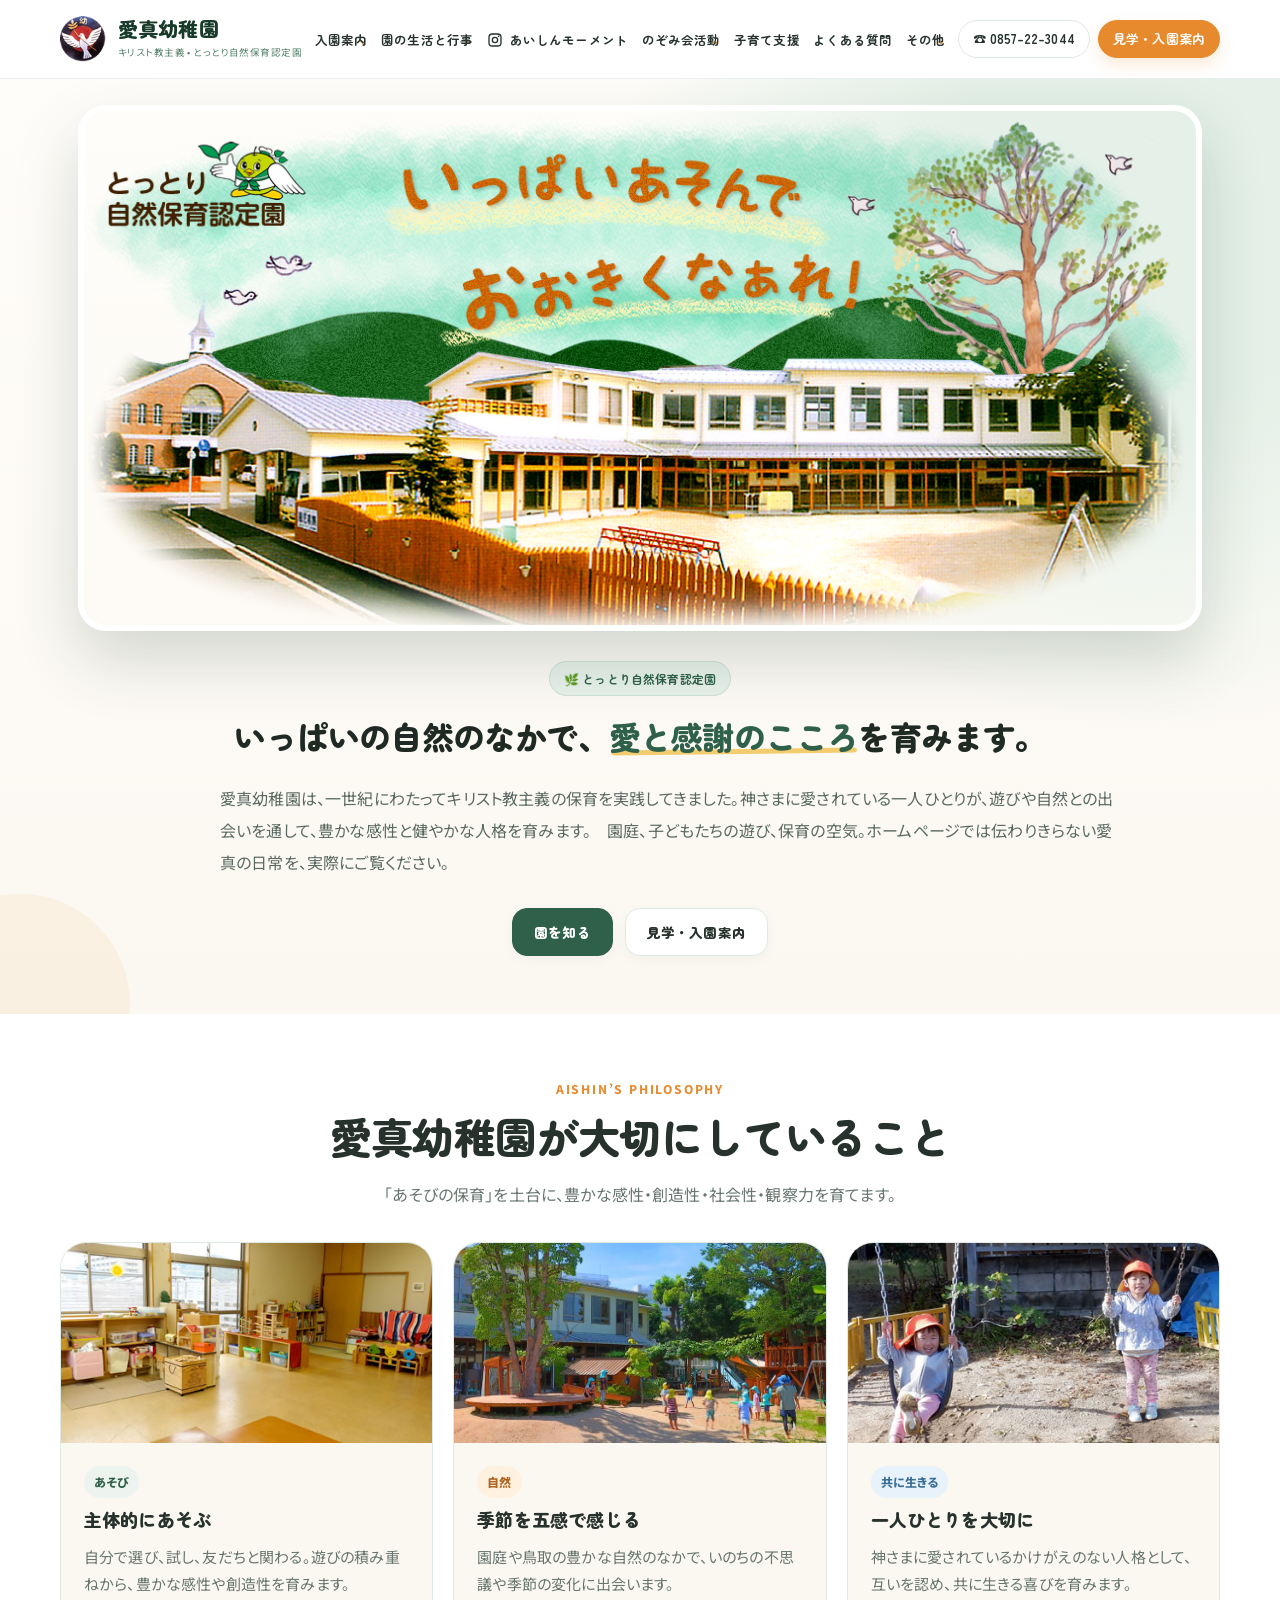
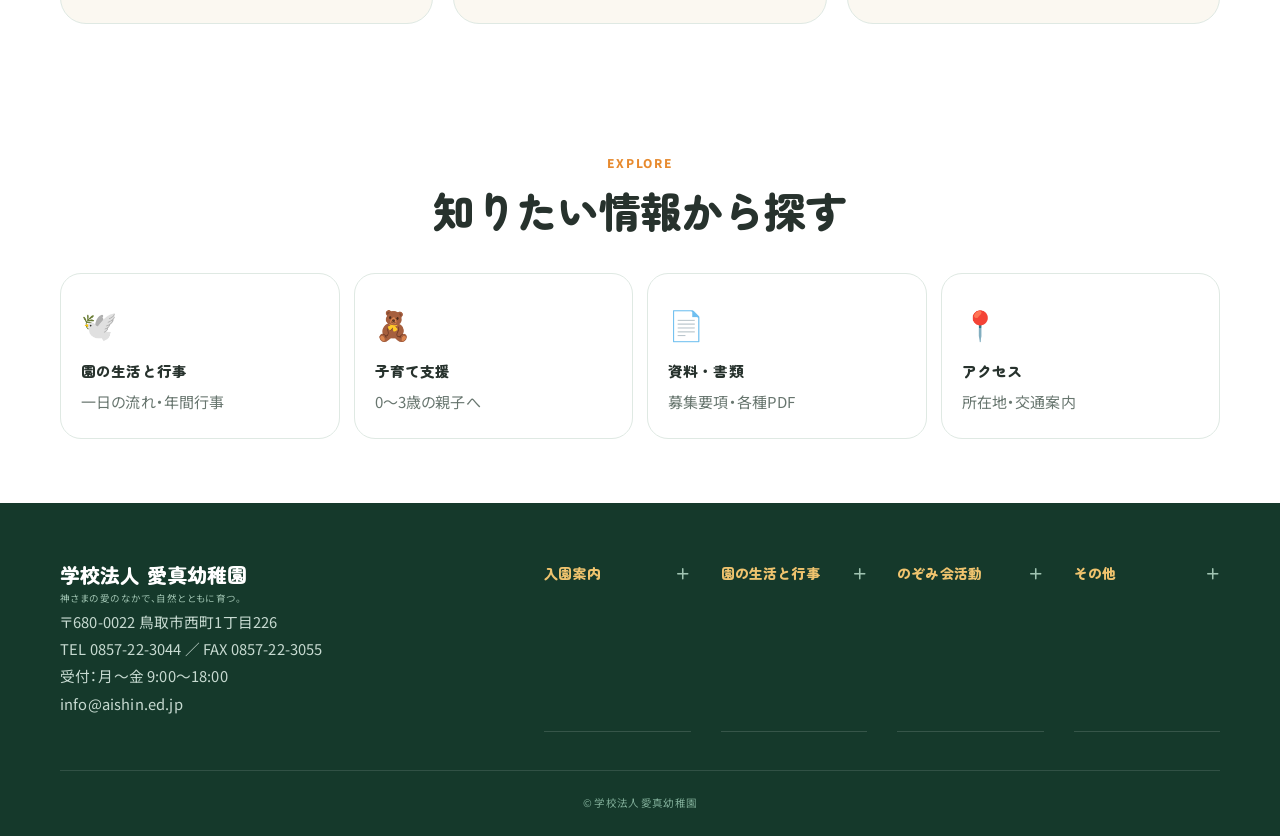
<file: index.html>
<!doctype html><html lang="ja"><head><meta charset="utf-8"><meta name="viewport" content="width=device-width,initial-scale=1"><title>愛真幼稚園｜鳥取のキリスト教主義幼稚園</title><link rel="stylesheet" href="styles.css"></head><body>
<header class="header"><div class="container nav"><a class="brand" href="index.html"><img class="brand-logo" src="assets/header_logo.png" alt="愛真幼稚園"><div class="brand-copy"><strong>愛真幼稚園</strong><small>キリスト教主義 • とっとり自然保育認定園</small></div></a><nav class="menu" aria-label="メインメニュー"><div class="menu-group"><a class="menu-parent" href="guide.html">入園案内</a><div class="dropdown"><a href="greeting.html">園長あいさつ</a><a href="policy.html">教育方針</a><a href="history.html">沿革</a><a href="apply.html">募集要項</a><a href="request.html">資料請求</a><a href="information.html">情報公開</a></div></div><div class="menu-group"><a class="menu-parent" href="life.html">園の生活と行事</a><div class="dropdown"><a href="safe.html">安全・衛生について</a><a href="annual.html">年間行事予定</a><a href="schedule.html">一日の流れ</a><a href="lunch.html">給食</a><a href="map.html">園内探索マップ</a><a href="bus.html">通園バスコース</a></div></div><a class="menu-direct" href="album.html">あいしんモーメント</a><a class="menu-direct" href="faq.html">よくある質問</a><div class="menu-group"><a class="menu-parent" href="nozomikai.html">のぞみ会活動</a><div class="dropdown"><a href="millefeuille.html">ミルフィーユ</a><a href="candy.html">キャンディ</a><a href="olive.html">オリーブ</a><a href="sorairo.html">そらいろのたね</a><a href="tomsawyer.html">トムソーヤパパの会</a><a href="nozomikai-library.html">のぞみ会図書</a></div></div><a class="menu-direct" href="parent.html">在園中の保護者の皆様</a><a class="menu-direct" href="access.html">アクセス</a></nav><div class="nav-actions"><a class="pill" href="tel:0857223044">☎ 0857-22-3044</a><a class="pill primary" href="admissions.html">見学・入園案内</a><button class="hamb" aria-label="メニュー">☰</button></div></div><div class="container mobile"><details><summary>入園案内</summary><a href="guide.html">入園案内</a><a href="greeting.html">園長あいさつ</a><a href="policy.html">教育方針</a><a href="history.html">沿革</a><a href="apply.html">募集要項</a><a href="request.html">資料請求</a><a href="information.html">情報公開</a></details><details><summary>園の生活と行事</summary><a href="life.html">園の生活と行事</a><a href="safe.html">安全・衛生について</a><a href="annual.html">年間行事予定</a><a href="schedule.html">一日の流れ</a><a href="lunch.html">給食</a><a href="map.html">園内探索マップ</a><a href="bus.html">通園バスコース</a></details><a href="album.html">あいしんモーメント</a><a href="faq.html">よくある質問</a><details><summary>のぞみ会活動</summary><a href="nozomikai.html">のぞみ会活動</a><a href="millefeuille.html">ミルフィーユ</a><a href="candy.html">キャンディ</a><a href="olive.html">オリーブ</a><a href="sorairo.html">そらいろのたね</a><a href="tomsawyer.html">トムソーヤパパの会</a><a href="nozomikai-library.html">のぞみ会図書</a></details><a href="parent.html">在園中の保護者の皆様</a><a href="access.html">アクセス</a></div></header><main>
<section class="hero"><div class="container hero-grid"><div><div class="eyebrow">🌿 とっとり自然保育認定園</div><h1 class="display"><span class="display-line">いっぱいの自然のなかで、</span><span class="display-line"><span class="accent-text">愛と感謝のこころ</span>を</span><span class="display-line">育みます。</span></h1><p class="lead">愛真幼稚園は、一世紀にわたってキリスト教主義の保育を実践してきました。神さまに愛されている一人ひとりが、遊びや自然との出会いを通して、豊かな感性と健やかな人格を育みます。</p><div class="hero-buttons"><a class="btn green" href="about.html">愛真幼稚園について</a><a class="btn" href="admissions.html">見学・入園案内</a></div></div><div class="photo-stack"><img class="main-photo" src="assets/guide_hero_01.webp" alt="自然に囲まれた愛真幼稚園の園庭"><div class="float-card one"><span>🌲</span>自然保育認定園</div><div class="float-card two"><span>⛪</span>キリスト教主義保育</div></div></div></section>
<section class="section white"><div class="container"><div class="section-title"><span class="kicker">Aishin’s Philosophy</span><h2>愛真幼稚園が大切にしていること</h2><p>「あそびの保育」を土台に、豊かな感性・創造性・社会性・観察力を育てます。</p></div><div class="grid3"><article class="feature"><img src="assets/ouen_photo1.jpg" alt="園で遊ぶ子どもたち"><div class="body"><span class="tag">あそび</span><h3>主体的にあそぶ</h3><p>自分で選び、試し、友だちと関わる。遊びの積み重ねから、豊かな感性や創造性を育みます。</p></div></article><article class="feature"><img src="assets/guide_hero_01.webp" alt="自然に囲まれた園庭"><div class="body"><span class="tag orange">自然</span><h3>季節を五感で感じる</h3><p>園庭や鳥取の豊かな自然のなかで、いのちの不思議や季節の変化に出会います。</p></div></article><article class="feature"><img src="assets/ouen_photo2_01.jpg" alt="親子で過ごす様子"><div class="body"><span class="tag blue">共に生きる</span><h3>一人ひとりを大切に</h3><p>神さまに愛されているかけがえのない人格として、互いを認め、共に生きる喜びを育みます。</p></div></article></div></div></section>
<section class="section"><div class="container"><div class="moments-head"><div><span class="kicker">Aishin Moment</span><h2>今日の愛真</h2><p>子どもたちの小さな発見や、季節の出来事を、写真とことばでお届けします。</p></div><a class="btn" href="moments.html">すべての投稿を見る →</a></div><div class="cards"><a class="post-card" href="moment-detail.html"><img src="assets/ouen_photo1.jpg"><div class="body"><div class="meta">2024.06.18 ・ 年中組</div><h3>笹取り＆笹巻き作り</h3><p>園外に出かけ、笹を取り、笹巻き作りを楽しみました。</p><span class="more">続きを読む →</span></div></a><a class="post-card" href="moment-detail.html"><img src="assets/ouen_photo2_01.jpg"><div class="body"><div class="meta">2026.07.15 ・ 子育て支援</div><h3>親子のふれあい教室・親子リズム体操</h3><p>プレイルームで親子一緒に体を動かします。</p><span class="more">続きを読む →</span></div></a><a class="post-card" href="moment-detail.html"><img src="assets/ouen_photo1.jpg"><div class="body"><div class="meta">2026.07.15 ・ 子育て支援</div><h3>プレイルーム給食試食会</h3><p>園の給食を親子で味わっていただきます。</p><span class="more">続きを読む →</span></div></a></div></div></section>
<section class="section soft"><div class="container news-layout"><div><div class="section-title left"><span class="kicker">News</span><h2>園からのお知らせ</h2></div><div class="news-list"><a class="news-row" href="news.html"><time>2026.07.15</time><b>子育て支援</b><strong>プレイルーム 9月〜12月の開催について</strong></a><a class="news-row" href="news.html"><time>2026.07.15</time><b>イベント</b><strong>親子リズム体操のお知らせ</strong></a><a class="news-row" href="news.html"><time>2026.07.15</time><b>給食</b><strong>プレイルーム給食試食会について</strong></a></div></div><aside class="cta-panel"><h3>愛真幼稚園を<br>見に来ませんか？</h3><p>園庭、子どもたちの遊び、保育の空気。ホームページでは伝わりきらない愛真の日常を、実際にご覧ください。</p><a class="btn" href="admissions.html">園見学・入園案内</a></aside></div></section>
<section class="section white"><div class="container"><div class="section-title"><span class="kicker">Explore</span><h2>知りたい情報から探す</h2></div><div class="quick"><a href="life.html"><span class="ico">🕊️</span><strong>園での一日</strong><small>一日の流れ・年間行事</small></a><a href="playroom.html"><span class="ico">🧸</span><strong>子育て支援</strong><small>0〜3歳の親子へ</small></a><a href="documents.html"><span class="ico">📄</span><strong>資料・書類</strong><small>募集要項・各種PDF</small></a><a href="access.html"><span class="ico">📍</span><strong>アクセス</strong><small>所在地・交通案内</small></a></div></div></section>
</main><footer class="footer"><div class="container footer-grid"><div><div class="brand"><div class="brand-copy"><strong style="color:white">学校法人 愛真幼稚園</strong><small style="color:#9fc3b1">神さまの愛のなかで、自然とともに育つ。</small></div></div><p>〒680-0022 鳥取市西町1丁目226<br>TEL 0857-22-3044 ／ FAX 0857-22-3055<br>受付：月〜金 9:00〜18:00</p></div><div class="footer-links"><div><h4>入園案内</h4><a href="guide.html">入園案内</a><a href="greeting.html">園長あいさつ</a><a href="policy.html">教育方針</a><a href="history.html">沿革</a><a href="apply.html">募集要項</a><a href="request.html">資料請求</a><a href="information.html">情報公開</a></div><div><h4>園の生活と行事</h4><a href="life.html">園の生活と行事</a><a href="safe.html">安全・衛生について</a><a href="annual.html">年間行事予定</a><a href="schedule.html">一日の流れ</a><a href="lunch.html">給食</a><a href="map.html">園内探索マップ</a><a href="bus.html">通園バスコース</a></div><div><h4>のぞみ会活動</h4><a href="nozomikai.html">のぞみ会活動</a><a href="millefeuille.html">ミルフィーユ</a><a href="candy.html">キャンディ</a><a href="olive.html">オリーブ</a><a href="sorairo.html">そらいろのたね</a><a href="tomsawyer.html">トムソーヤパパの会</a><a href="nozomikai-library.html">のぞみ会図書</a></div><div><h4>その他</h4><a href="album.html">あいしんモーメント</a><a href="faq.html">よくある質問</a><a href="parent.html">在園中の保護者の皆様</a><a href="access.html">アクセス</a><a href="tel:0857223044">お問い合わせ</a></div></div></div><div class="copy">© 学校法人 愛真幼稚園</div></footer><script src="official-content.js"></script><script src="script.js"></script></body></html>
</file>
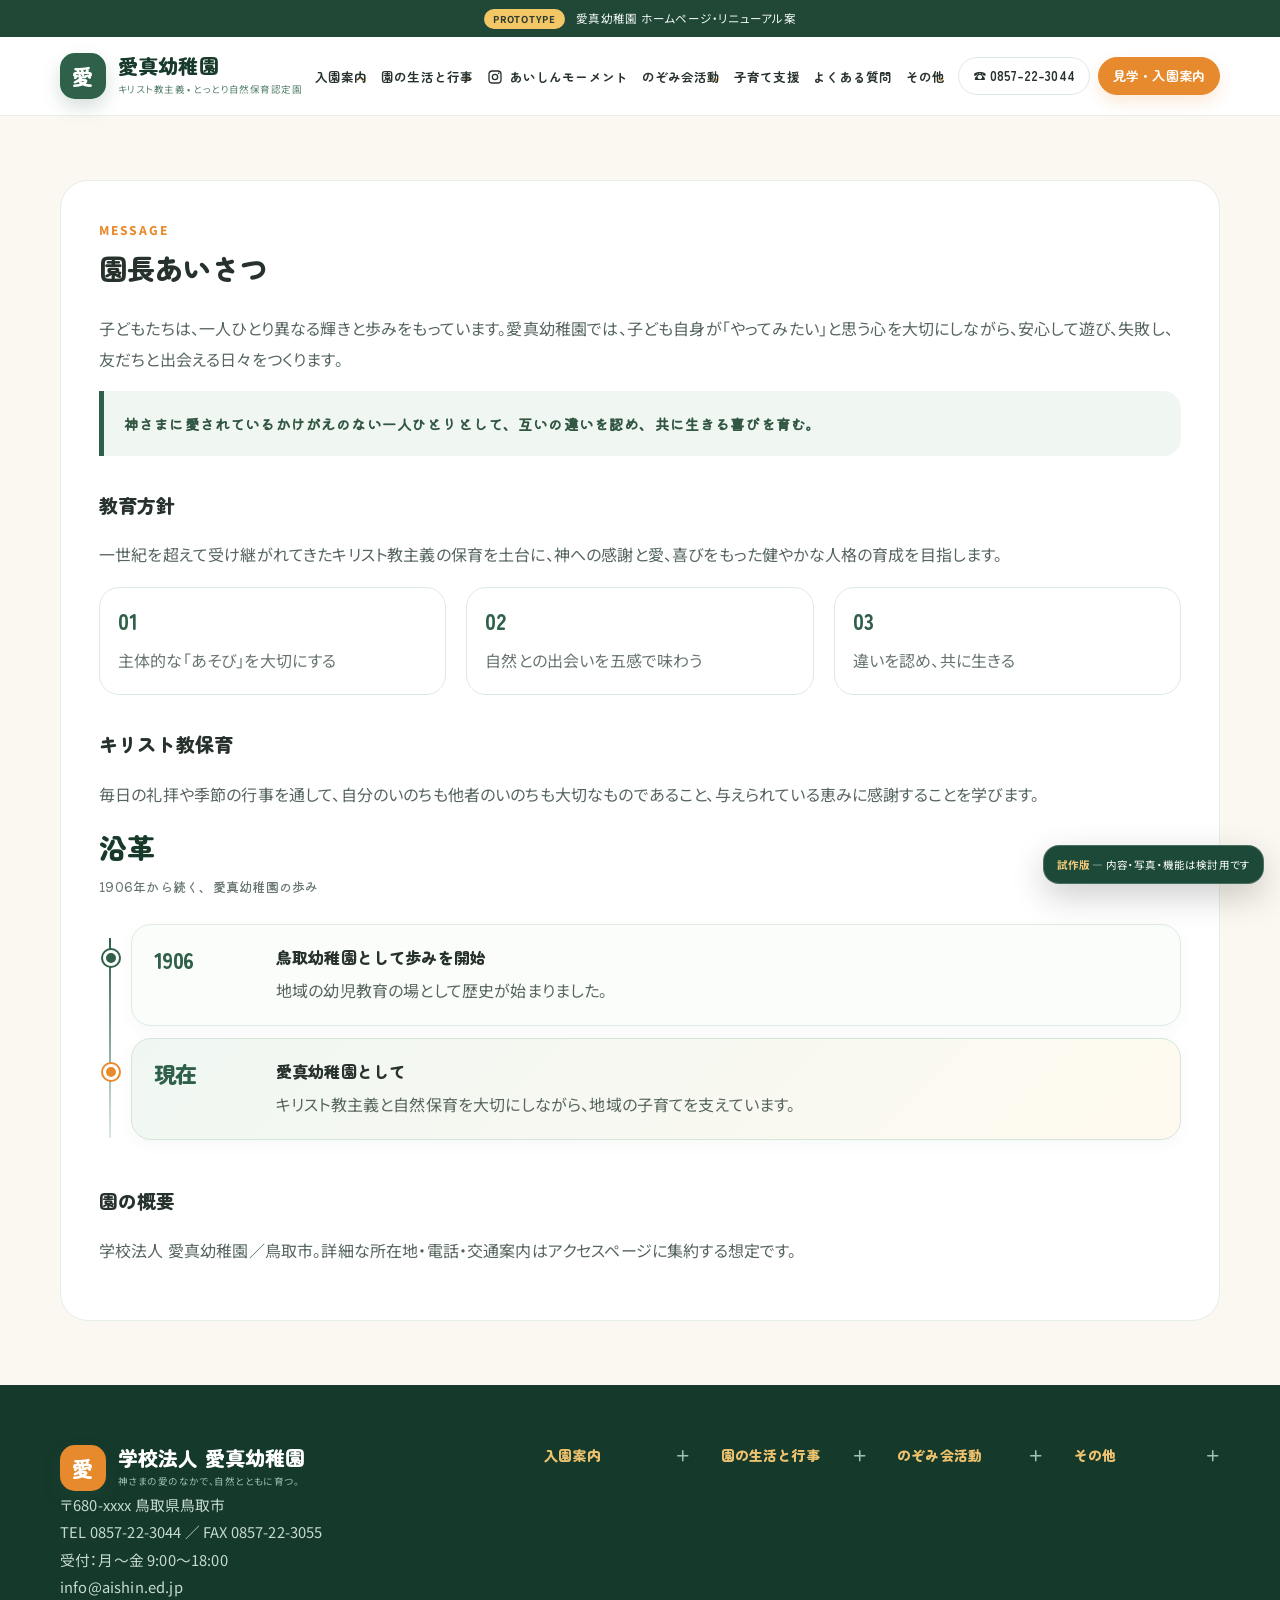
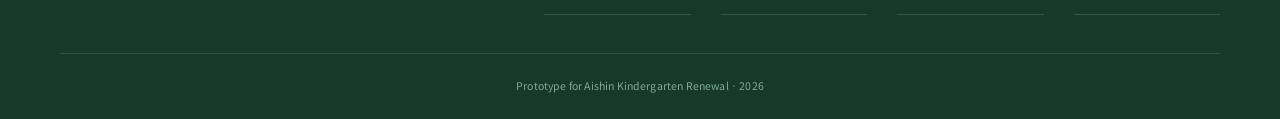
<file: about.html>
<!doctype html><html lang="ja"><head><meta charset="utf-8"><meta name="viewport" content="width=device-width,initial-scale=1"><title>愛真幼稚園｜リニューアル・プロトタイプ</title><link rel="stylesheet" href="styles.css"></head><body>
<div class="topbar"><b>PROTOTYPE</b> 愛真幼稚園 ホームページ・リニューアル案</div>
<header class="header"><div class="container nav"><a class="brand" href="index.html"><div class="brandmark">愛</div><div><strong>愛真幼稚園</strong><small>キリスト教主義 • とっとり自然保育認定園</small></div></a><nav class="menu"><a class="active" href="about.html">園について</a><a class="" href="life.html">園の生活</a><a class="" href="moments.html">あいしんモーメント</a><a class="" href="news.html">お知らせ</a><a class="" href="documents.html">資料・書類</a><a class="" href="admissions.html">入園案内</a></nav><div class="nav-actions"><a class="pill" href="tel:0857223044">☎ 0857-22-3044</a><a class="pill primary" href="admissions.html">見学・入園案内</a><button class="hamb" aria-label="メニュー">☰</button></div></div><div class="container mobile"><a href="about.html">園について</a><a href="life.html">園の生活</a><a href="moments.html">あいしんモーメント</a><a href="news.html">お知らせ</a><a href="documents.html">資料・書類</a><a href="admissions.html">入園案内</a><a href="playroom.html">子育て支援</a><a href="access.html">アクセス</a></div></header><section class="page-hero"><div class="container"><div class="crumb"><a href="index.html">TOP</a> ／ 園について</div><h1>園について</h1><p>愛真幼稚園の保育の土台、教育方針、歩んできた歴史をご紹介します。</p></div></section><main class="section"><div class="container content-grid"><aside class="side"><a class="active" href="#message">園長あいさつ</a><a href="#policy">教育方針</a><a href="#christian">キリスト教保育</a><a href="#history">沿革</a><a href="#outline">園の概要</a></aside><article class="article"><section id="message"><span class="kicker">Message</span><h2>園長あいさつ</h2><p>子どもたちは、一人ひとり異なる輝きと歩みをもっています。愛真幼稚園では、子ども自身が「やってみたい」と思う心を大切にしながら、安心して遊び、失敗し、友だちと出会える日々をつくります。</p><div class="quote">神さまに愛されているかけがえのない一人ひとりとして、互いの違いを認め、共に生きる喜びを育む。</div></section><section id="policy"><h3>教育方針</h3><p>一世紀を超えて受け継がれてきたキリスト教主義の保育を土台に、神への感謝と愛、喜びをもった健やかな人格の育成を目指します。</p><div class="grid3"><div class="month"><strong>01</strong><p>主体的な「あそび」を大切にする</p></div><div class="month"><strong>02</strong><p>自然との出会いを五感で味わう</p></div><div class="month"><strong>03</strong><p>違いを認め、共に生きる</p></div></div></section><section id="christian"><h3>キリスト教保育</h3><p>毎日の礼拝や季節の行事を通して、自分のいのちも他者のいのちも大切なものであること、与えられている恵みに感謝することを学びます。</p></section><section id="history"><h3>沿革</h3><div class="timeline"><div class="time-item"><b>1906</b><div><h4>鳥取幼稚園として歩みを開始</h4><p>地域の幼児教育の場として歴史が始まりました。</p></div></div><div class="time-item"><b>現在</b><div><h4>愛真幼稚園として</h4><p>キリスト教主義と自然保育を大切にしながら、地域の子育てを支えています。</p></div></div></div></section><section id="outline"><h3>園の概要</h3><p>学校法人 愛真幼稚園／鳥取市。詳細な所在地・電話・交通案内はアクセスページに集約する想定です。</p></section></article></div></main><footer class="footer"><div class="container footer-grid"><div><div class="brand"><div class="brandmark" style="background:#e78a2e">愛</div><div><strong style="color:white">学校法人 愛真幼稚園</strong><small style="color:#9fc3b1">神さまの愛のなかで、自然とともに育つ。</small></div></div><p>〒680-xxxx 鳥取県鳥取市<br>TEL 0857-22-3044 ／ FAX 0857-22-3055<br>受付：月〜金 9:00〜18:00</p></div><div class="footer-links"><div><h4>園について</h4><a href="about.html">園長あいさつ</a><a href="about.html#policy">教育方針</a><a href="about.html#history">沿革</a></div><div><h4>園の生活</h4><a href="life.html">一日の流れ</a><a href="life.html#annual">年間行事</a><a href="documents.html">資料・書類</a></div><div><h4>ご案内</h4><a href="admissions.html">入園案内</a><a href="playroom.html">プレイルーム</a><a href="access.html">アクセス</a></div></div></div><div class="copy">Prototype for Aishin Kindergarten Renewal · 2026</div></footer><div class="proto"><b>試作版</b> — 内容・写真・機能は検討用です</div><script src="script.js"></script></body></html>
</file>
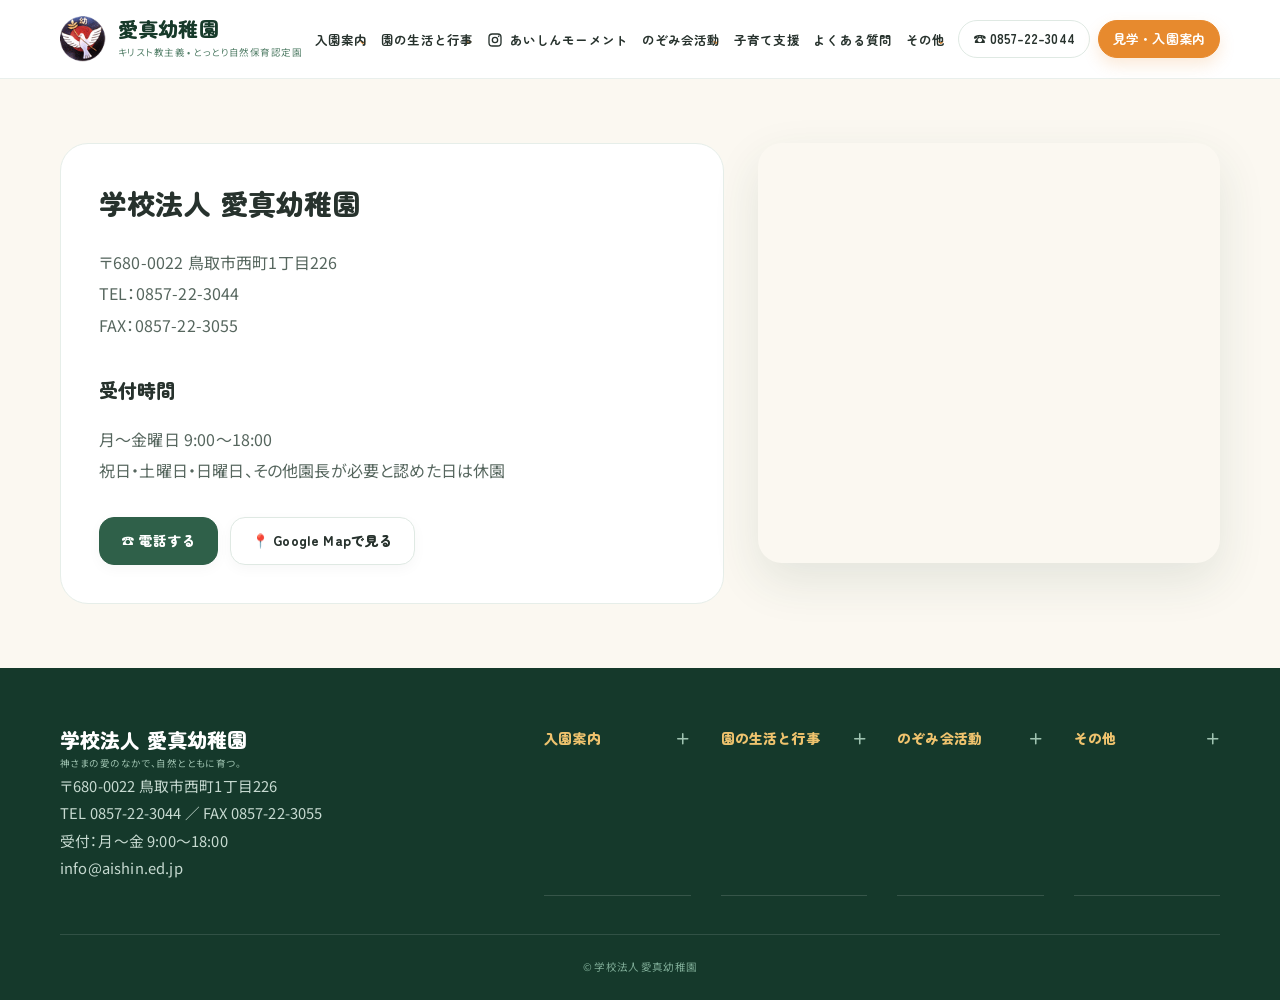
<file: access.html>
<!doctype html><html lang="ja"><head><meta charset="utf-8"><meta name="viewport" content="width=device-width,initial-scale=1"><title>愛真幼稚園｜鳥取のキリスト教主義幼稚園</title><link rel="stylesheet" href="styles.css"></head><body>

<header class="header"><div class="container nav"><a class="brand" href="index.html"><img class="brand-logo" src="assets/header_logo.png" alt="愛真幼稚園"><div class="brand-copy"><strong>愛真幼稚園</strong><small>キリスト教主義 • とっとり自然保育認定園</small></div></a><nav class="menu" aria-label="メインメニュー"><div class="menu-group"><a class="menu-parent" href="guide.html">入園案内</a><div class="dropdown"><a href="greeting.html">園長あいさつ</a><a href="policy.html">教育方針</a><a href="history.html">沿革</a><a href="apply.html">募集要項</a><a href="request.html">資料請求</a><a href="information.html">情報公開</a></div></div><div class="menu-group"><a class="menu-parent" href="life.html">園の生活と行事</a><div class="dropdown"><a href="safe.html">安全・衛生について</a><a href="annual.html">年間行事予定</a><a href="schedule.html">一日の流れ</a><a href="lunch.html">給食</a><a href="map.html">園内探索マップ</a><a href="bus.html">通園バスコース</a></div></div><a class="menu-direct" href="album.html">あいしんモーメント</a><a class="menu-direct" href="faq.html">よくある質問</a><div class="menu-group"><a class="menu-parent" href="nozomikai.html">のぞみ会活動</a><div class="dropdown"><a href="millefeuille.html">ミルフィーユ</a><a href="candy.html">キャンディ</a><a href="olive.html">オリーブ</a><a href="sorairo.html">そらいろのたね</a><a href="tomsawyer.html">トムソーヤパパの会</a><a href="nozomikai-library.html">のぞみ会図書</a></div></div><a class="menu-direct" href="parent.html">在園中の保護者の皆様</a><a class="menu-direct" href="access.html">アクセス</a></nav><div class="nav-actions"><a class="pill" href="tel:0857223044">☎ 0857-22-3044</a><a class="pill primary" href="admissions.html">見学・入園案内</a><button class="hamb" aria-label="メニュー">☰</button></div></div><div class="container mobile"><details><summary>入園案内</summary><a href="guide.html">入園案内</a><a href="greeting.html">園長あいさつ</a><a href="policy.html">教育方針</a><a href="history.html">沿革</a><a href="apply.html">募集要項</a><a href="request.html">資料請求</a><a href="information.html">情報公開</a></details><details><summary>園の生活と行事</summary><a href="life.html">園の生活と行事</a><a href="safe.html">安全・衛生について</a><a href="annual.html">年間行事予定</a><a href="schedule.html">一日の流れ</a><a href="lunch.html">給食</a><a href="map.html">園内探索マップ</a><a href="bus.html">通園バスコース</a></details><a href="album.html">あいしんモーメント</a><a href="faq.html">よくある質問</a><details><summary>のぞみ会活動</summary><a href="nozomikai.html">のぞみ会活動</a><a href="millefeuille.html">ミルフィーユ</a><a href="candy.html">キャンディ</a><a href="olive.html">オリーブ</a><a href="sorairo.html">そらいろのたね</a><a href="tomsawyer.html">トムソーヤパパの会</a><a href="nozomikai-library.html">のぞみ会図書</a></details><a href="parent.html">在園中の保護者の皆様</a><a href="access.html">アクセス</a></div></header><section class="page-hero"><div class="container"><div class="crumb"><a href="index.html">TOP</a> ／ アクセス</div><h1>アクセス</h1><p>愛真幼稚園は鳥取県庁近く、交通の便のよい静かで落ち着いたエリアにあります。</p></div></section><main class="section"><div class="container news-layout"><div class="article"><h2>学校法人 愛真幼稚園</h2><p>〒680-0022 鳥取市西町1丁目226<br>TEL：0857-22-3044<br>FAX：0857-22-3055</p><h3>受付時間</h3><p>月〜金曜日 9:00〜18:00<br>祝日・土曜日・日曜日、その他園長が必要と認めた日は休園</p><div class="hero-buttons"><a class="btn green" href="tel:0857223044">☎ 電話する</a><a class="btn" href="https://www.google.com/maps/search/?api=1&query=愛真幼稚園+鳥取市西町1丁目226" target="_blank" rel="noopener">📍 Google Mapで見る</a></div></div><div><iframe class="map-frame" title="愛真幼稚園 Google Maps" src="https://www.google.com/maps?q=愛真幼稚園+鳥取市西町1丁目226&output=embed" loading="lazy" referrerpolicy="no-referrer-when-downgrade"></iframe></div></div></main><footer class="footer"><div class="container footer-grid"><div><div class="brand"><div class="brand-copy"><strong style="color:white">学校法人 愛真幼稚園</strong><small style="color:#9fc3b1">神さまの愛のなかで、自然とともに育つ。</small></div></div><p>〒680-0022 鳥取市西町1丁目226<br>TEL 0857-22-3044 ／ FAX 0857-22-3055<br>受付：月〜金 9:00〜18:00</p></div><div class="footer-links"><div><h4>入園案内</h4><a href="guide.html">入園案内</a><a href="greeting.html">園長あいさつ</a><a href="policy.html">教育方針</a><a href="history.html">沿革</a><a href="apply.html">募集要項</a><a href="request.html">資料請求</a><a href="information.html">情報公開</a></div><div><h4>園の生活と行事</h4><a href="life.html">園の生活と行事</a><a href="safe.html">安全・衛生について</a><a href="annual.html">年間行事予定</a><a href="schedule.html">一日の流れ</a><a href="lunch.html">給食</a><a href="map.html">園内探索マップ</a><a href="bus.html">通園バスコース</a></div><div><h4>のぞみ会活動</h4><a href="nozomikai.html">のぞみ会活動</a><a href="millefeuille.html">ミルフィーユ</a><a href="candy.html">キャンディ</a><a href="olive.html">オリーブ</a><a href="sorairo.html">そらいろのたね</a><a href="tomsawyer.html">トムソーヤパパの会</a><a href="nozomikai-library.html">のぞみ会図書</a></div><div><h4>その他</h4><a href="album.html">あいしんモーメント</a><a href="faq.html">よくある質問</a><a href="parent.html">在園中の保護者の皆様</a><a href="access.html">アクセス</a><a href="tel:0857223044">お問い合わせ</a></div></div></div><div class="copy">© 学校法人 愛真幼稚園</div></footer><script src="official-content.js"></script><script src="script.js"></script></body></html>
</file>
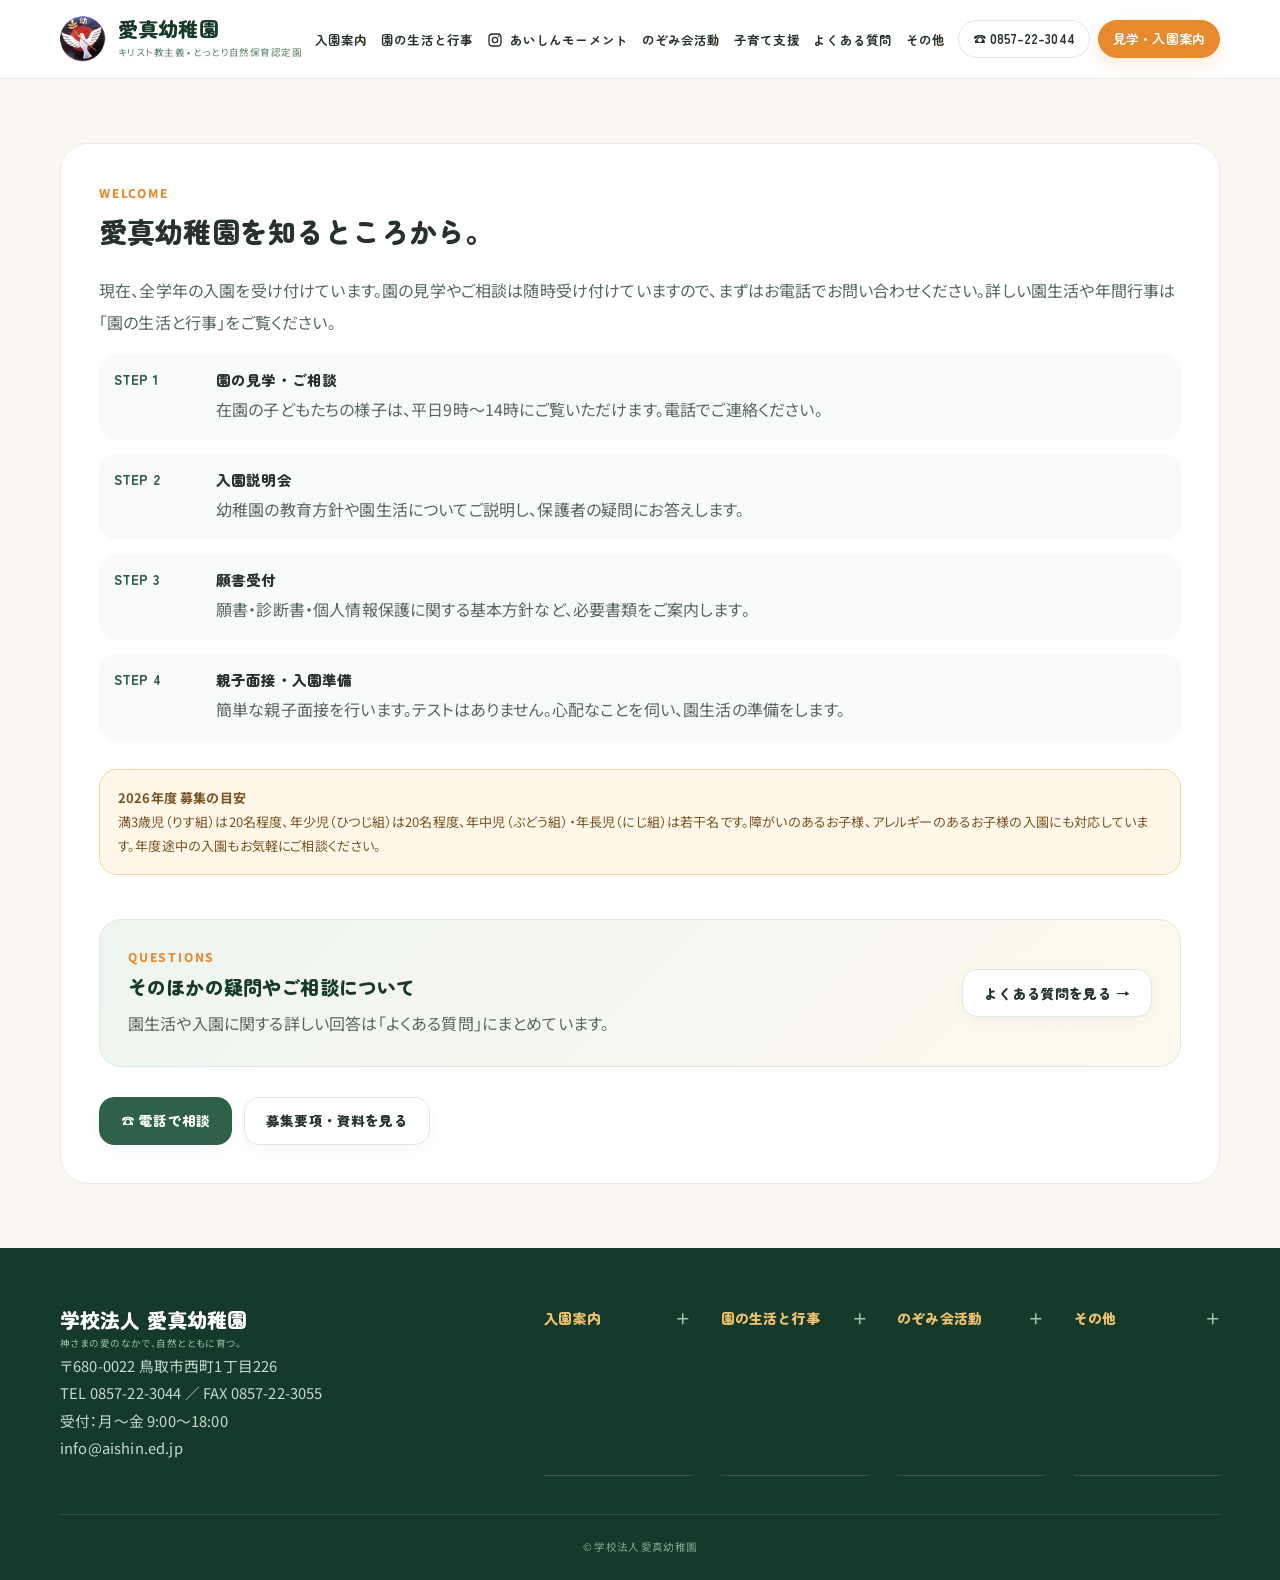
<file: admissions.html>
<!doctype html><html lang="ja"><head><meta charset="utf-8"><meta name="viewport" content="width=device-width,initial-scale=1"><title>愛真幼稚園｜鳥取のキリスト教主義幼稚園</title><link rel="stylesheet" href="styles.css"></head><body>

<header class="header"><div class="container nav"><a class="brand" href="index.html"><img class="brand-logo" src="assets/header_logo.png" alt="愛真幼稚園"><div class="brand-copy"><strong>愛真幼稚園</strong><small>キリスト教主義 • とっとり自然保育認定園</small></div></a><nav class="menu" aria-label="メインメニュー"><div class="menu-group"><a class="menu-parent" href="guide.html">入園案内</a><div class="dropdown"><a href="greeting.html">園長あいさつ</a><a href="policy.html">教育方針</a><a href="history.html">沿革</a><a href="apply.html">募集要項</a><a href="request.html">資料請求</a><a href="information.html">情報公開</a></div></div><div class="menu-group"><a class="menu-parent" href="life.html">園の生活と行事</a><div class="dropdown"><a href="safe.html">安全・衛生について</a><a href="annual.html">年間行事予定</a><a href="schedule.html">一日の流れ</a><a href="lunch.html">給食</a><a href="map.html">園内探索マップ</a><a href="bus.html">通園バスコース</a></div></div><a class="menu-direct" href="album.html">あいしんモーメント</a><a class="menu-direct" href="faq.html">よくある質問</a><div class="menu-group"><a class="menu-parent" href="nozomikai.html">のぞみ会活動</a><div class="dropdown"><a href="millefeuille.html">ミルフィーユ</a><a href="candy.html">キャンディ</a><a href="olive.html">オリーブ</a><a href="sorairo.html">そらいろのたね</a><a href="tomsawyer.html">トムソーヤパパの会</a><a href="nozomikai-library.html">のぞみ会図書</a></div></div><a class="menu-direct" href="parent.html">在園中の保護者の皆様</a><a class="menu-direct" href="access.html">アクセス</a></nav><div class="nav-actions"><a class="pill" href="tel:0857223044">☎ 0857-22-3044</a><a class="pill primary" href="admissions.html">見学・入園案内</a><button class="hamb" aria-label="メニュー">☰</button></div></div><div class="container mobile"><details><summary>入園案内</summary><a href="guide.html">入園案内</a><a href="greeting.html">園長あいさつ</a><a href="policy.html">教育方針</a><a href="history.html">沿革</a><a href="apply.html">募集要項</a><a href="request.html">資料請求</a><a href="information.html">情報公開</a></details><details><summary>園の生活と行事</summary><a href="life.html">園の生活と行事</a><a href="safe.html">安全・衛生について</a><a href="annual.html">年間行事予定</a><a href="schedule.html">一日の流れ</a><a href="lunch.html">給食</a><a href="map.html">園内探索マップ</a><a href="bus.html">通園バスコース</a></details><a href="album.html">あいしんモーメント</a><a href="faq.html">よくある質問</a><details><summary>のぞみ会活動</summary><a href="nozomikai.html">のぞみ会活動</a><a href="millefeuille.html">ミルフィーユ</a><a href="candy.html">キャンディ</a><a href="olive.html">オリーブ</a><a href="sorairo.html">そらいろのたね</a><a href="tomsawyer.html">トムソーヤパパの会</a><a href="nozomikai-library.html">のぞみ会図書</a></details><a href="parent.html">在園中の保護者の皆様</a><a href="access.html">アクセス</a></div></header><section class="page-hero"><div class="container"><div class="crumb"><a href="index.html">TOP</a> ／ 入園案内</div><h1>入園案内</h1><p>愛真幼稚園は、とてもたのしい幼稚園です。ご入園前に教育方針や園の生活をじっくりご覧ください。</p></div></section><main class="section"><div class="container"><div class="article"><span class="kicker">Welcome</span><h2>愛真幼稚園を知るところから。</h2><p>現在、全学年の入園を受け付けています。園の見学やご相談は随時受け付けていますので、まずはお電話でお問い合わせください。詳しい園生活や年間行事は「園の生活と行事」をご覧ください。</p><div class="timeline"><div class="time-item"><b>STEP 1</b><div><h4>園の見学・ご相談</h4><p>在園の子どもたちの様子は、平日9時〜14時にご覧いただけます。電話でご連絡ください。</p></div></div><div class="time-item"><b>STEP 2</b><div><h4>入園説明会</h4><p>幼稚園の教育方針や園生活についてご説明し、保護者の疑問にお答えします。</p></div></div><div class="time-item"><b>STEP 3</b><div><h4>願書受付</h4><p>願書・診断書・個人情報保護に関する基本方針など、必要書類をご案内します。</p></div></div><div class="time-item"><b>STEP 4</b><div><h4>親子面接・入園準備</h4><p>簡単な親子面接を行います。テストはありません。心配なことを伺い、園生活の準備をします。</p></div></div></div><div class="notice" style="margin-top:28px"><strong>2026年度 募集の目安</strong><br>満3歳児（りす組）は20名程度、年少児（ひつじ組）は20名程度、年中児（ぶどう組）・年長児（にじ組）は若干名です。障がいのあるお子様、アレルギーのあるお子様の入園にも対応しています。年度途中の入園もお気軽にご相談ください。</div><section id="faq" style="margin-top:44px"><span class="kicker">FAQ</span><h3>よくある質問</h3><div class="timeline"><div class="time-item"><b>あそびの保育</b><div><h4>放任ではありませんか？</h4><p>子どもの意志や興味を尊重する保育です。礼拝や朝の会、絵本の読み聞かせ、集団遊びも大切にしています。</p></div></div><div class="time-item"><b>キリスト教</b><div><h4>キリスト教のことが分からなくても大丈夫ですか？</h4><p>大丈夫です。礼拝や讃美歌を通して、いのちや恵みを大切にする心を育てます。</p></div></div><div class="time-item"><b>自然保育</b><div><h4>どんな活動をしますか？</h4><p>森の散歩、登山、川遊び、竹の子掘りや梅とりなど、鳥取の自然の中で五感を使って遊びます。</p></div></div><div class="time-item"><b>服装</b><div><h4>制服はありますか？</h4><p>制服はありません。自分で着脱しやすく、動きやすく、汚れてもよい服装と運動靴で登園します。</p></div></div></div></section><div class="hero-buttons"><a class="btn green" href="tel:0857223044">☎ 電話で相談</a><a class="btn" href="documents.html">募集要項・資料を見る</a></div></div></div></main><footer class="footer"><div class="container footer-grid"><div><div class="brand"><div class="brand-copy"><strong style="color:white">学校法人 愛真幼稚園</strong><small style="color:#9fc3b1">神さまの愛のなかで、自然とともに育つ。</small></div></div><p>〒680-0022 鳥取市西町1丁目226<br>TEL 0857-22-3044 ／ FAX 0857-22-3055<br>受付：月〜金 9:00〜18:00</p></div><div class="footer-links"><div><h4>入園案内</h4><a href="guide.html">入園案内</a><a href="greeting.html">園長あいさつ</a><a href="policy.html">教育方針</a><a href="history.html">沿革</a><a href="apply.html">募集要項</a><a href="request.html">資料請求</a><a href="information.html">情報公開</a></div><div><h4>園の生活と行事</h4><a href="life.html">園の生活と行事</a><a href="safe.html">安全・衛生について</a><a href="annual.html">年間行事予定</a><a href="schedule.html">一日の流れ</a><a href="lunch.html">給食</a><a href="map.html">園内探索マップ</a><a href="bus.html">通園バスコース</a></div><div><h4>のぞみ会活動</h4><a href="nozomikai.html">のぞみ会活動</a><a href="millefeuille.html">ミルフィーユ</a><a href="candy.html">キャンディ</a><a href="olive.html">オリーブ</a><a href="sorairo.html">そらいろのたね</a><a href="tomsawyer.html">トムソーヤパパの会</a><a href="nozomikai-library.html">のぞみ会図書</a></div><div><h4>その他</h4><a href="album.html">あいしんモーメント</a><a href="faq.html">よくある質問</a><a href="parent.html">在園中の保護者の皆様</a><a href="access.html">アクセス</a><a href="tel:0857223044">お問い合わせ</a></div></div></div><div class="copy">© 学校法人 愛真幼稚園</div></footer><script src="official-content.js"></script><script src="script.js"></script></body></html>
</file>
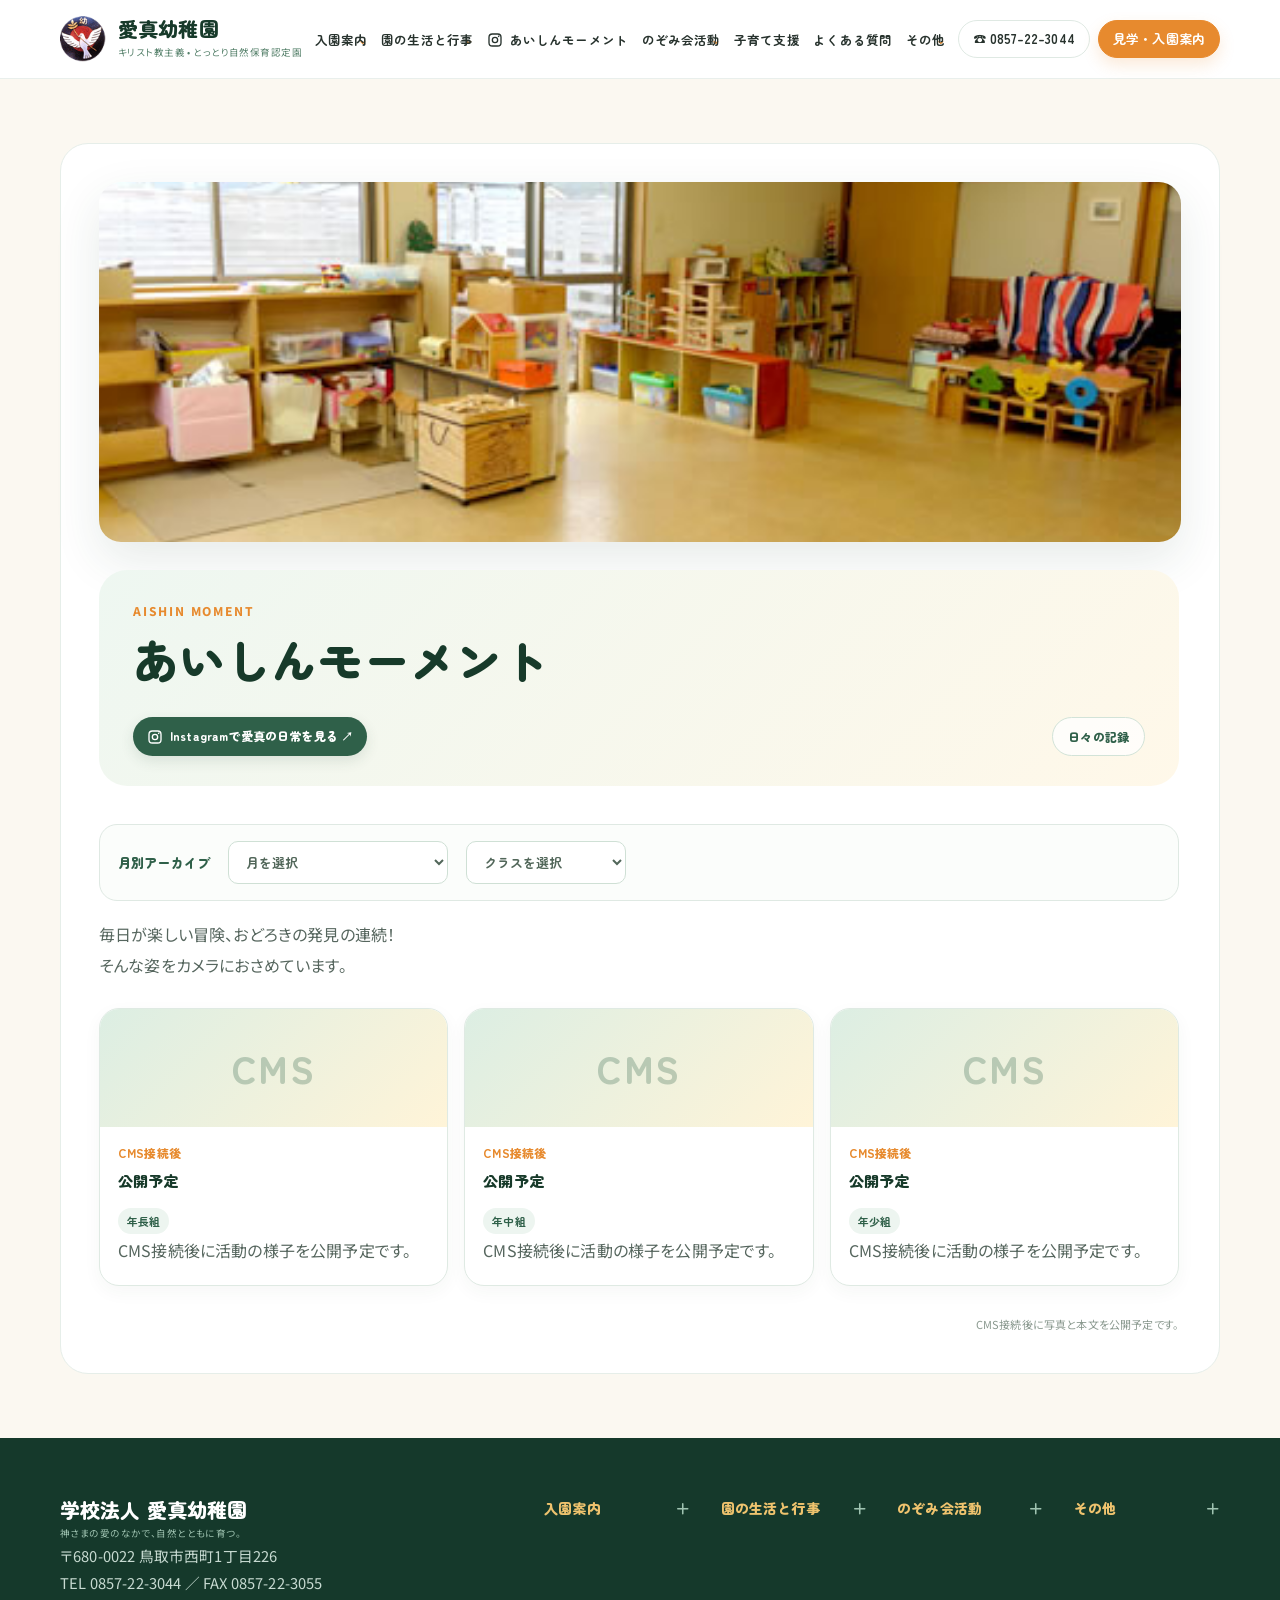
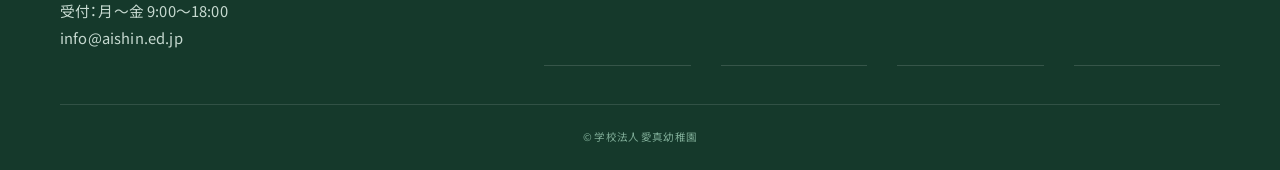
<file: album.html>
<!doctype html><html lang="ja"><head><meta charset="utf-8"><meta name="viewport" content="width=device-width,initial-scale=1"><title>愛真幼稚園｜鳥取のキリスト教主義幼稚園</title><link rel="stylesheet" href="styles.css"></head><body>

<header class="header"><div class="container nav"><a class="brand" href="index.html"><img class="brand-logo" src="assets/header_logo.png" alt="愛真幼稚園"><div class="brand-copy"><strong>愛真幼稚園</strong><small>キリスト教主義 • とっとり自然保育認定園</small></div></a><nav class="menu" aria-label="メインメニュー"><div class="menu-group"><a class="menu-parent" href="guide.html">入園案内</a><div class="dropdown"><a href="greeting.html">園長あいさつ</a><a href="policy.html">教育方針</a><a href="history.html">沿革</a><a href="apply.html">募集要項</a><a href="request.html">資料請求</a><a href="information.html">情報公開</a></div></div><div class="menu-group"><a class="menu-parent" href="life.html">園の生活と行事</a><div class="dropdown"><a href="safe.html">安全・衛生について</a><a href="annual.html">年間行事予定</a><a href="schedule.html">一日の流れ</a><a href="lunch.html">給食</a><a href="map.html">園内探索マップ</a><a href="bus.html">通園バスコース</a></div></div><a class="menu-direct" href="album.html">あいしんモーメント</a><a class="menu-direct" href="faq.html">よくある質問</a><div class="menu-group"><a class="menu-parent" href="nozomikai.html">のぞみ会活動</a><div class="dropdown"><a href="millefeuille.html">ミルフィーユ</a><a href="candy.html">キャンディ</a><a href="olive.html">オリーブ</a><a href="sorairo.html">そらいろのたね</a><a href="tomsawyer.html">トムソーヤパパの会</a><a href="nozomikai-library.html">のぞみ会図書</a></div></div><a class="menu-direct" href="parent.html">在園中の保護者の皆様</a><a class="menu-direct" href="access.html">アクセス</a></nav><div class="nav-actions"><a class="pill" href="tel:0857223044">☎ 0857-22-3044</a><a class="pill primary" href="admissions.html">見学・入園案内</a><button class="hamb" aria-label="メニュー">☰</button></div></div><div class="container mobile"><details><summary>入園案内</summary><a href="guide.html">入園案内</a><a href="greeting.html">園長あいさつ</a><a href="policy.html">教育方針</a><a href="history.html">沿革</a><a href="apply.html">募集要項</a><a href="request.html">資料請求</a><a href="information.html">情報公開</a></details><details><summary>園の生活と行事</summary><a href="life.html">園の生活と行事</a><a href="safe.html">安全・衛生について</a><a href="annual.html">年間行事予定</a><a href="schedule.html">一日の流れ</a><a href="lunch.html">給食</a><a href="map.html">園内探索マップ</a><a href="bus.html">通園バスコース</a></details><a href="album.html">あいしんモーメント</a><a href="faq.html">よくある質問</a><details><summary>のぞみ会活動</summary><a href="nozomikai.html">のぞみ会活動</a><a href="millefeuille.html">ミルフィーユ</a><a href="candy.html">キャンディ</a><a href="olive.html">オリーブ</a><a href="sorairo.html">そらいろのたね</a><a href="tomsawyer.html">トムソーヤパパの会</a><a href="nozomikai-library.html">のぞみ会図書</a></details><a href="parent.html">在園中の保護者の皆様</a><a href="access.html">アクセス</a></div></header><section class="page-hero"><div class="container"><div class="crumb"><a href="index.html">TOP</a> ／ 園について</div><h1>園について</h1><p>キリスト教主義の保育と自然の中での「あそび保育」。愛真幼稚園が大切にしていることと、創立からの歩みをご紹介します。</p></div></section><main class="section"><div class="container content-grid"><aside class="side"><a class="active" href="#message">園長あいさつ</a><a href="#policy">教育方針</a><a href="#christian">キリスト教保育</a><a href="#history">沿革</a><a href="#outline">園の概要</a></aside><article class="article"><section id="message"><span class="kicker">Message</span><h2>園長あいさつ</h2><p>愛真幼稚園はキリスト教精神に基づいて幼児教育を担う幼稚園です。「神を愛し、人を愛す心」を教育の基本と考えます。神の守りと導きを信じ、神の愛に応えられるように、子ども達を育てていきたいと願っています。愛真幼稚園は、神様が造られた自然を愛することも大事にし、「遊びの保育」「自然保育」にこだわる幼稚園です。</p><div class="quote">子ども達が、神と人を愛し、愛され、感性豊かに伸び伸び活き活きと育ちますように、職員一同祈りをもって励んでいます。</div></section><section id="policy"><h3>教育方針</h3><p>愛真幼稚園はキリスト教主義により、神様から与えられた幼子を大切に育てます。神への感謝と友だちを大切にする健全な人格の育成を目指します。</p><div class="grid3"><div class="month"><strong>01</strong><p>主体的な「あそび」を大切にする</p></div><div class="month"><strong>02</strong><p>自然との出会いを五感で味わう</p></div><div class="month"><strong>03</strong><p>違いを認め、共に生きる</p></div></div></section><section id="christian"><h3>キリスト教保育</h3><p>毎日礼拝を守り、お祈りをします。礼拝の中で神様からいただいている「いのち」や「恵み」を大切にし、目に見えない人間形成の基礎、心の教育を大切にしています。</p></section><section id="history"><h3>沿革</h3><div class="timeline"><div class="time-item"><b>1898</b><div><h4>play school（遊戯学校）を開設</h4><p>アメリカンボード派遣宣教師夫妻が鳥取市西町で開設しました。</p></div></div><div class="time-item"><b>1906</b><div><h4>「鳥取幼稚園」を創設</h4><p>これをもって愛真幼稚園の創立としています。</p></div></div><div class="time-item"><b>1913</b><div><h4>「愛真幼稚園」と改称</h4><p>現在地へ移転しました。</p></div></div><div class="time-item"><b>2003–04</b><div><h4>創立100周年・園舎と園庭を整備</h4><p>園舎を全面改築し、隣接地を取得して園庭を拡張整備しました。</p></div></div></div></section><section id="outline"><h3>園の概要</h3><p>学校法人 愛真幼稚園<br>〒680-0022 鳥取市西町1丁目226<br>TEL 0857-22-3044 ／ FAX 0857-22-3055</p></section></article></div></main><footer class="footer"><div class="container footer-grid"><div><div class="brand"><div class="brand-copy"><strong style="color:white">学校法人 愛真幼稚園</strong><small style="color:#9fc3b1">神さまの愛のなかで、自然とともに育つ。</small></div></div><p>〒680-0022 鳥取市西町1丁目226<br>TEL 0857-22-3044 ／ FAX 0857-22-3055<br>受付：月〜金 9:00〜18:00</p></div><div class="footer-links"><div><h4>入園案内</h4><a href="guide.html">入園案内</a><a href="greeting.html">園長あいさつ</a><a href="policy.html">教育方針</a><a href="history.html">沿革</a><a href="apply.html">募集要項</a><a href="request.html">資料請求</a><a href="information.html">情報公開</a></div><div><h4>園の生活と行事</h4><a href="life.html">園の生活と行事</a><a href="safe.html">安全・衛生について</a><a href="annual.html">年間行事予定</a><a href="schedule.html">一日の流れ</a><a href="lunch.html">給食</a><a href="map.html">園内探索マップ</a><a href="bus.html">通園バスコース</a></div><div><h4>のぞみ会活動</h4><a href="nozomikai.html">のぞみ会活動</a><a href="millefeuille.html">ミルフィーユ</a><a href="candy.html">キャンディ</a><a href="olive.html">オリーブ</a><a href="sorairo.html">そらいろのたね</a><a href="tomsawyer.html">トムソーヤパパの会</a><a href="nozomikai-library.html">のぞみ会図書</a></div><div><h4>その他</h4><a href="album.html">あいしんモーメント</a><a href="faq.html">よくある質問</a><a href="parent.html">在園中の保護者の皆様</a><a href="access.html">アクセス</a><a href="tel:0857223044">お問い合わせ</a></div></div></div><div class="copy">© 学校法人 愛真幼稚園</div></footer><script src="official-content.js"></script><script src="script.js"></script></body></html>
</file>
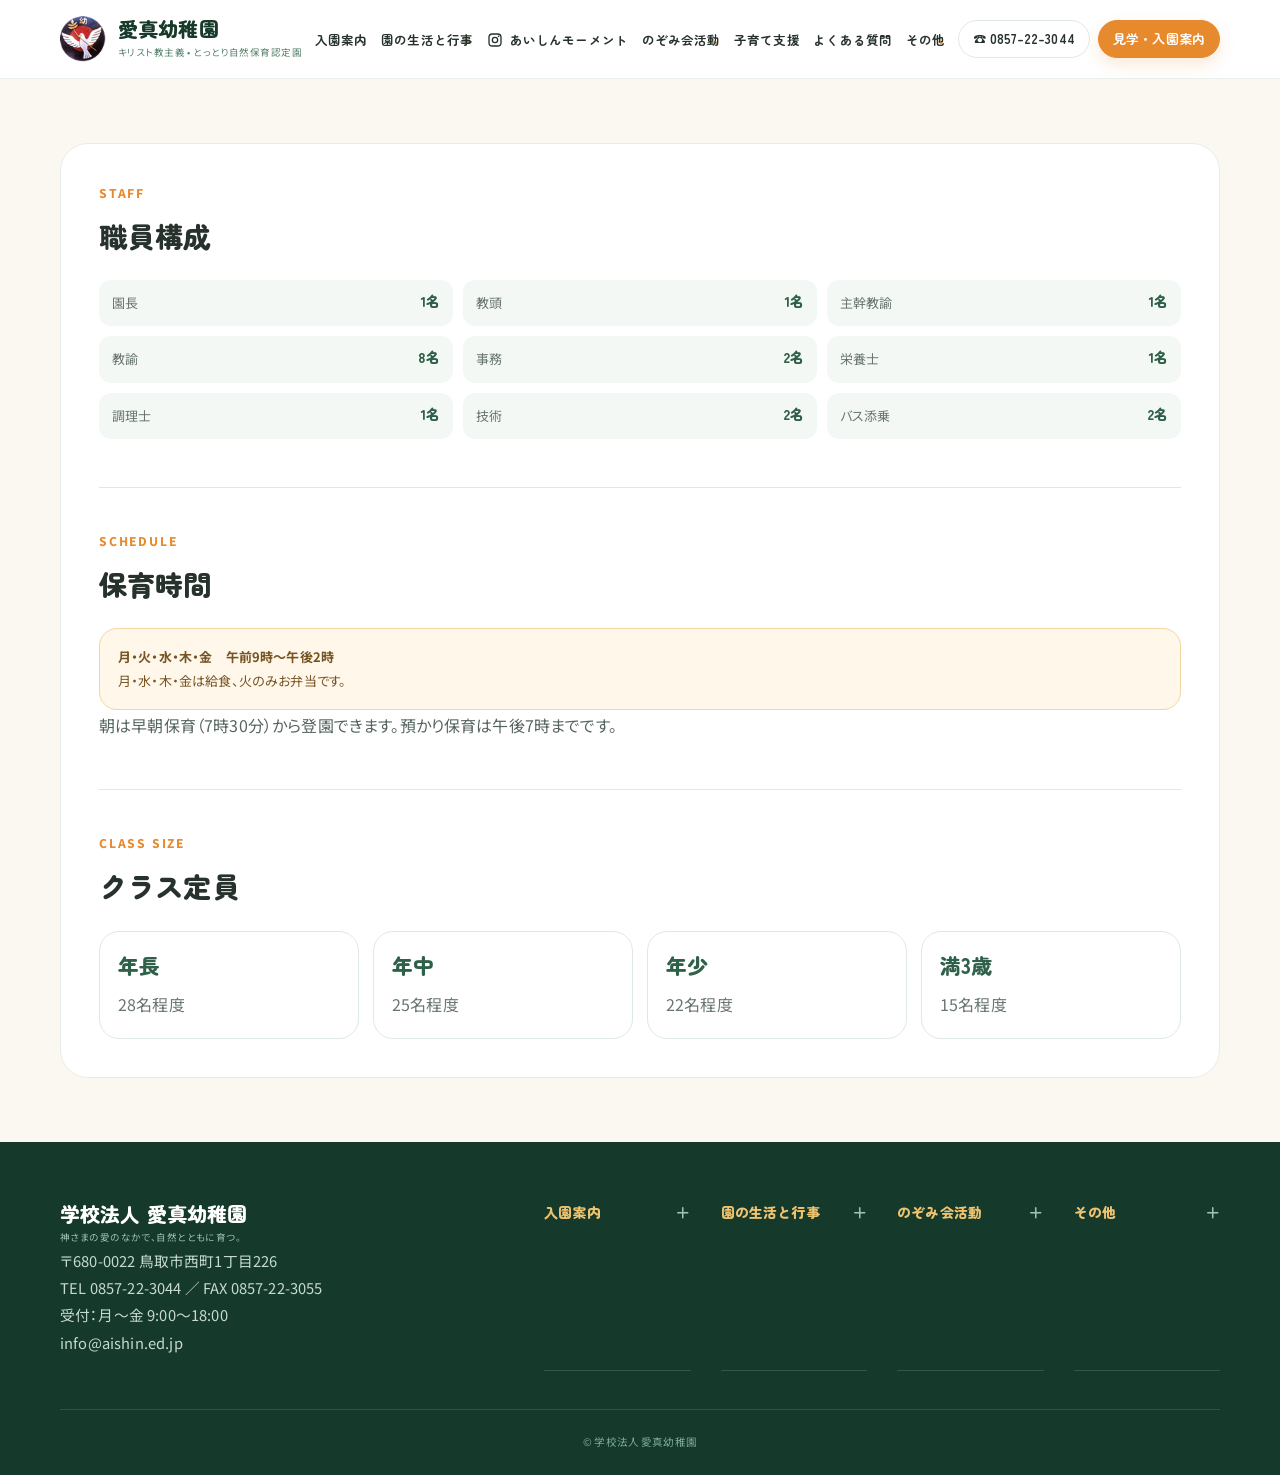
<file: class.html>
<!doctype html><html lang="ja"><head><meta charset="utf-8"><meta name="viewport" content="width=device-width,initial-scale=1"><title>職員・クラス・保育時間｜愛真幼稚園</title><link rel="stylesheet" href="styles.css"></head><body>
<header class="header"><div class="container nav"><a class="brand" href="index.html"><img class="brand-logo" src="assets/header_logo.png" alt="愛真幼稚園"><div class="brand-copy"><strong>愛真幼稚園</strong><small>キリスト教主義 • とっとり自然保育認定園</small></div></a><nav class="menu" aria-label="メインメニュー"><div class="menu-group"><a class="menu-parent" href="guide.html">入園案内</a><div class="dropdown"><a href="greeting.html">園長あいさつ</a><a href="policy.html">教育方針</a><a href="history.html">沿革</a><a href="apply.html">募集要項</a><a href="class.html">職員・クラス・保育時間</a><a href="request.html">資料請求</a><a href="information.html">情報公開</a></div></div><div class="menu-group"><a class="menu-parent" href="life.html">園の生活と行事</a><div class="dropdown"><a href="safe.html">安全・衛生について</a><a href="annual.html">年間行事予定</a><a href="schedule.html">一日の流れ</a><a href="lunch.html">給食</a><a href="map.html">園内探索マップ</a><a href="bus.html">通園バスコース</a></div></div><a class="menu-direct" href="album.html">あいしんモーメント</a><a class="menu-direct" href="faq.html">よくある質問</a><div class="menu-group"><a class="menu-parent" href="nozomikai.html">のぞみ会活動</a><div class="dropdown"><a href="millefeuille.html">ミルフィーユ</a><a href="candy.html">キャンディ</a><a href="olive.html">オリーブ</a><a href="sorairo.html">そらいろのたね</a><a href="tomsawyer.html">トムソーヤパパの会</a><a href="nozomikai-library.html">のぞみ会図書</a></div></div><a class="menu-direct" href="parent.html">在園中の保護者の皆様</a><a class="menu-direct" href="access.html">アクセス</a></nav><div class="nav-actions"><a class="pill" href="tel:0857223044">☎ 0857-22-3044</a><a class="pill primary" href="admissions.html">見学・入園案内</a><button class="hamb" aria-label="メニュー">☰</button></div></div><div class="container mobile"><details><summary>入園案内</summary><a href="guide.html">入園案内</a><a href="greeting.html">園長あいさつ</a><a href="policy.html">教育方針</a><a href="history.html">沿革</a><a href="apply.html">募集要項</a><a href="class.html">職員・クラス・保育時間</a><a href="request.html">資料請求</a><a href="information.html">情報公開</a></details><details><summary>園の生活と行事</summary><a href="life.html">園の生活と行事</a><a href="safe.html">安全・衛生について</a><a href="annual.html">年間行事予定</a><a href="schedule.html">一日の流れ</a><a href="lunch.html">給食</a><a href="map.html">園内探索マップ</a><a href="bus.html">通園バスコース</a></details><a href="album.html">あいしんモーメント</a><a href="faq.html">よくある質問</a><details><summary>のぞみ会活動</summary><a href="nozomikai.html">のぞみ会活動</a><a href="millefeuille.html">ミルフィーユ</a><a href="candy.html">キャンディ</a><a href="olive.html">オリーブ</a><a href="sorairo.html">そらいろのたね</a><a href="tomsawyer.html">トムソーヤパパの会</a><a href="nozomikai-library.html">のぞみ会図書</a></details><a href="parent.html">在園中の保護者の皆様</a><a href="access.html">アクセス</a></div></header>
<section class="page-hero"><div class="container"><div class="crumb"><a href="index.html">TOP</a> ／ <a href="guide.html">入園案内</a></div><h1>職員・クラス・保育時間</h1><p>現在の職員構成、クラスの人数、愛真幼稚園での保育時間をご案内します。</p></div></section>
<main class="section"><div class="container content-grid"><article class="article class-page"><section><span class="kicker">Staff</span><h2>職員構成</h2><div class="staff-list"><div><span>園長</span><b>1名</b></div><div><span>教頭</span><b>1名</b></div><div><span>主幹教諭</span><b>1名</b></div><div><span>教諭</span><b>8名</b></div><div><span>事務</span><b>2名</b></div><div><span>栄養士</span><b>1名</b></div><div><span>調理士</span><b>1名</b></div><div><span>技術</span><b>2名</b></div><div><span>バス添乗</span><b>2名</b></div></div></section><section><span class="kicker">Schedule</span><h2>保育時間</h2><div class="notice"><strong>月・火・水・木・金　午前9時～午後2時</strong><br>月・水・木・金は給食、火のみお弁当です。</div><p>朝は早朝保育（7時30分）から登園できます。預かり保育は午後7時までです。</p></section><section><span class="kicker">Class Size</span><h2>クラス定員</h2><div class="months"><div class="month"><strong>年長</strong><p>28名程度</p></div><div class="month"><strong>年中</strong><p>25名程度</p></div><div class="month"><strong>年少</strong><p>22名程度</p></div><div class="month"><strong>満3歳</strong><p>15名程度</p></div></div></section></article></div></main>
<footer class="footer"><div class="container footer-grid"><div><div class="brand"><div class="brand-copy"><strong style="color:white">学校法人 愛真幼稚園</strong><small style="color:#9fc3b1">神さまの愛のなかで、自然とともに育つ。</small></div></div><p>〒680-0022 鳥取市西町1丁目226<br>TEL 0857-22-3044 ／ FAX 0857-22-3055<br>受付：月〜金 9:00〜18:00</p></div><div class="footer-links"><div><h4>入園案内</h4><a href="guide.html">入園案内</a><a href="greeting.html">園長あいさつ</a><a href="policy.html">教育方針</a><a href="history.html">沿革</a><a href="apply.html">募集要項</a><a href="class.html">職員・クラス・保育時間</a><a href="request.html">資料請求</a><a href="information.html">情報公開</a></div><div><h4>園の生活と行事</h4><a href="life.html">園の生活と行事</a><a href="safe.html">安全・衛生について</a><a href="annual.html">年間行事予定</a><a href="schedule.html">一日の流れ</a><a href="lunch.html">給食</a><a href="map.html">園内探索マップ</a><a href="bus.html">通園バスコース</a></div><div><h4>のぞみ会活動</h4><a href="nozomikai.html">のぞみ会活動</a><a href="millefeuille.html">ミルフィーユ</a><a href="candy.html">キャンディ</a><a href="olive.html">オリーブ</a><a href="sorairo.html">そらいろのたね</a><a href="tomsawyer.html">トムソーヤパパの会</a><a href="nozomikai-library.html">のぞみ会図書</a></div><div><h4>その他</h4><a href="album.html">あいしんモーメント</a><a href="faq.html">よくある質問</a><a href="playroom.html">子育て支援プレイルーム</a><a href="parent.html">在園中の保護者の皆様</a><a href="access.html">アクセス</a><a href="contact.html">お問い合わせ</a></div></div></div><div class="copy">© 学校法人 愛真幼稚園</div></footer><script src="official-content.js"></script><script src="script.js"></script></body></html>
</file>
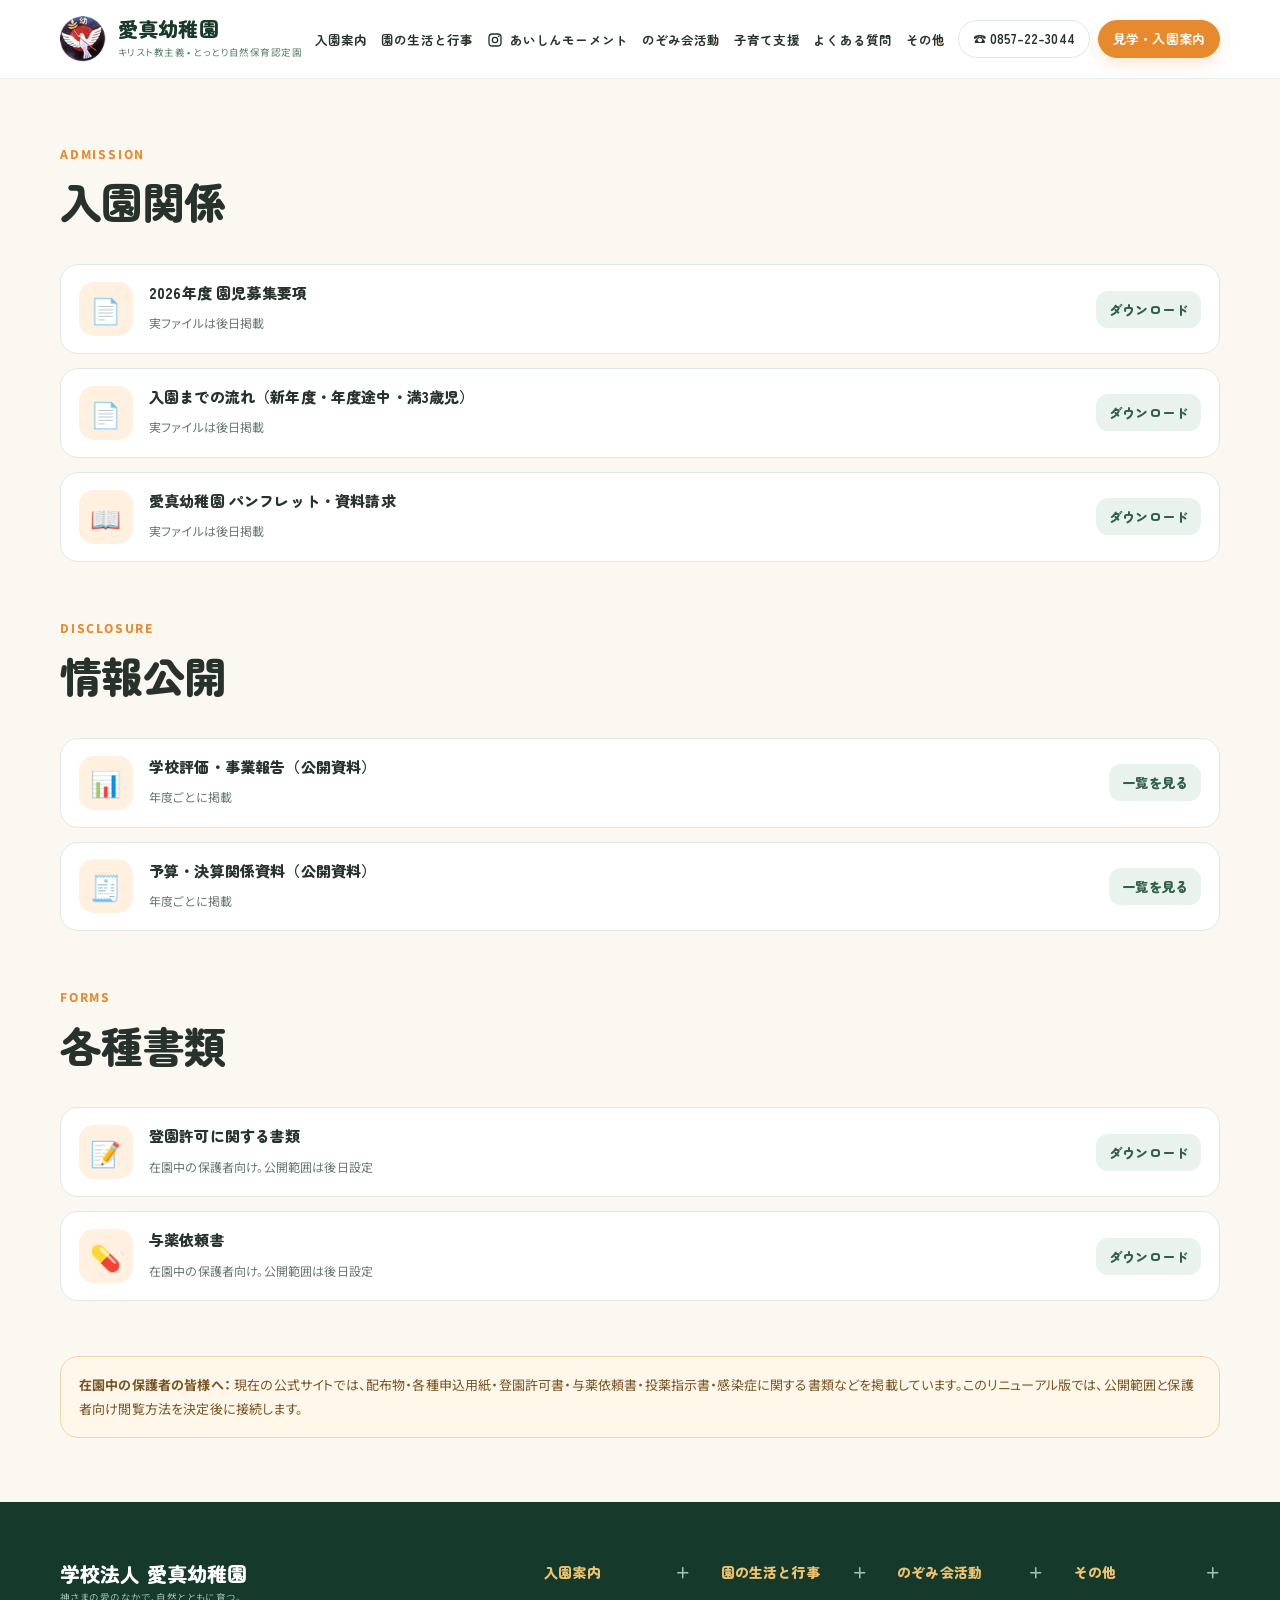
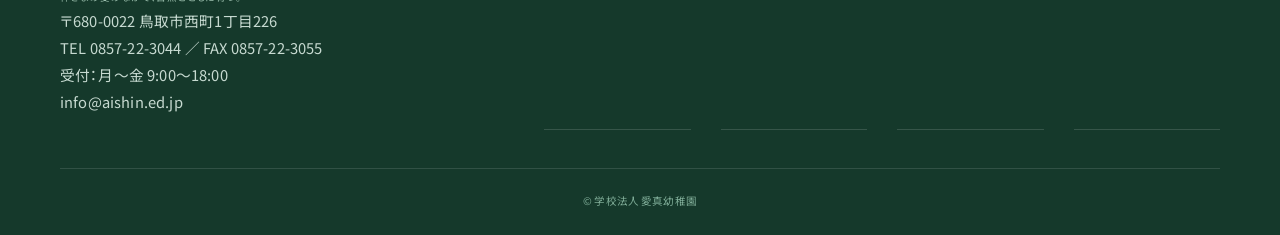
<file: documents.html>
<!doctype html><html lang="ja"><head><meta charset="utf-8"><meta name="viewport" content="width=device-width,initial-scale=1"><title>愛真幼稚園｜鳥取のキリスト教主義幼稚園</title><link rel="stylesheet" href="styles.css"></head><body>

<header class="header"><div class="container nav"><a class="brand" href="index.html"><img class="brand-logo" src="assets/header_logo.png" alt="愛真幼稚園"><div class="brand-copy"><strong>愛真幼稚園</strong><small>キリスト教主義 • とっとり自然保育認定園</small></div></a><nav class="menu" aria-label="メインメニュー"><div class="menu-group"><a class="menu-parent" href="guide.html">入園案内</a><div class="dropdown"><a href="greeting.html">園長あいさつ</a><a href="policy.html">教育方針</a><a href="history.html">沿革</a><a href="apply.html">募集要項</a><a href="request.html">資料請求</a><a href="information.html">情報公開</a></div></div><div class="menu-group"><a class="menu-parent" href="life.html">園の生活と行事</a><div class="dropdown"><a href="safe.html">安全・衛生について</a><a href="annual.html">年間行事予定</a><a href="schedule.html">一日の流れ</a><a href="lunch.html">給食</a><a href="map.html">園内探索マップ</a><a href="bus.html">通園バスコース</a></div></div><a class="menu-direct" href="album.html">あいしんモーメント</a><a class="menu-direct" href="faq.html">よくある質問</a><div class="menu-group"><a class="menu-parent" href="nozomikai.html">のぞみ会活動</a><div class="dropdown"><a href="millefeuille.html">ミルフィーユ</a><a href="candy.html">キャンディ</a><a href="olive.html">オリーブ</a><a href="sorairo.html">そらいろのたね</a><a href="tomsawyer.html">トムソーヤパパの会</a><a href="nozomikai-library.html">のぞみ会図書</a></div></div><a class="menu-direct" href="parent.html">在園中の保護者の皆様</a><a class="menu-direct" href="access.html">アクセス</a></nav><div class="nav-actions"><a class="pill" href="tel:0857223044">☎ 0857-22-3044</a><a class="pill primary" href="admissions.html">見学・入園案内</a><button class="hamb" aria-label="メニュー">☰</button></div></div><div class="container mobile"><details><summary>入園案内</summary><a href="guide.html">入園案内</a><a href="greeting.html">園長あいさつ</a><a href="policy.html">教育方針</a><a href="history.html">沿革</a><a href="apply.html">募集要項</a><a href="request.html">資料請求</a><a href="information.html">情報公開</a></details><details><summary>園の生活と行事</summary><a href="life.html">園の生活と行事</a><a href="safe.html">安全・衛生について</a><a href="annual.html">年間行事予定</a><a href="schedule.html">一日の流れ</a><a href="lunch.html">給食</a><a href="map.html">園内探索マップ</a><a href="bus.html">通園バスコース</a></details><a href="album.html">あいしんモーメント</a><a href="faq.html">よくある質問</a><details><summary>のぞみ会活動</summary><a href="nozomikai.html">のぞみ会活動</a><a href="millefeuille.html">ミルフィーユ</a><a href="candy.html">キャンディ</a><a href="olive.html">オリーブ</a><a href="sorairo.html">そらいろのたね</a><a href="tomsawyer.html">トムソーヤパパの会</a><a href="nozomikai-library.html">のぞみ会図書</a></details><a href="parent.html">在園中の保護者の皆様</a><a href="access.html">アクセス</a></div></header><section class="page-hero"><div class="container"><div class="crumb"><a href="index.html">TOP</a> ／ 資料・書類ダウンロード</div><h1>資料・書類ダウンロード</h1><p>募集要項、入園関係資料、情報公開、各種申請書などを一か所に整理します。</p></div></section><main class="section"><div class="container content-grid"><aside class="side"><a class="active" href="#admission-docs">入園関係</a><a href="#public">情報公開</a><a href="#forms">各種書類</a><a href="#parent">在園中の保護者の皆様へ</a></aside><div><section id="admission-docs"><div class="section-title left"><span class="kicker">Admission</span><h2>入園関係</h2></div><div class="docs"><div class="doc"><div class="doc-ico">📄</div><div><h3>2026年度 園児募集要項</h3><small>実ファイルは後日掲載</small></div><span class="download">ダウンロード</span></div><div class="doc"><div class="doc-ico">📄</div><div><h3>入園までの流れ（新年度・年度途中・満3歳児）</h3><small>実ファイルは後日掲載</small></div><span class="download">ダウンロード</span></div><div class="doc"><div class="doc-ico">📖</div><div><h3>愛真幼稚園 パンフレット・資料請求</h3><small>実ファイルは後日掲載</small></div><span class="download">ダウンロード</span></div></div></section><section id="public" style="margin-top:55px"><div class="section-title left"><span class="kicker">Disclosure</span><h2>情報公開</h2></div><div class="docs"><div class="doc"><div class="doc-ico">📊</div><div><h3>学校評価・事業報告（公開資料）</h3><small>年度ごとに掲載</small></div><span class="download">一覧を見る</span></div><div class="doc"><div class="doc-ico">🧾</div><div><h3>予算・決算関係資料（公開資料）</h3><small>年度ごとに掲載</small></div><span class="download">一覧を見る</span></div></div></section><section id="forms" style="margin-top:55px"><div class="section-title left"><span class="kicker">Forms</span><h2>各種書類</h2></div><div class="docs"><div class="doc"><div class="doc-ico">📝</div><div><h3>登園許可に関する書類</h3><small>在園中の保護者向け。公開範囲は後日設定</small></div><span class="download">ダウンロード</span></div><div class="doc"><div class="doc-ico">💊</div><div><h3>与薬依頼書</h3><small>在園中の保護者向け。公開範囲は後日設定</small></div><span class="download">ダウンロード</span></div></div></section><section id="parent" style="margin-top:55px"><div class="notice"><strong>在園中の保護者の皆様へ：</strong> 現在の公式サイトでは、配布物・各種申込用紙・登園許可書・与薬依頼書・投薬指示書・感染症に関する書類などを掲載しています。このリニューアル版では、公開範囲と保護者向け閲覧方法を決定後に接続します。</div></section></div></div></main><footer class="footer"><div class="container footer-grid"><div><div class="brand"><div class="brand-copy"><strong style="color:white">学校法人 愛真幼稚園</strong><small style="color:#9fc3b1">神さまの愛のなかで、自然とともに育つ。</small></div></div><p>〒680-0022 鳥取市西町1丁目226<br>TEL 0857-22-3044 ／ FAX 0857-22-3055<br>受付：月〜金 9:00〜18:00</p></div><div class="footer-links"><div><h4>入園案内</h4><a href="guide.html">入園案内</a><a href="greeting.html">園長あいさつ</a><a href="policy.html">教育方針</a><a href="history.html">沿革</a><a href="apply.html">募集要項</a><a href="request.html">資料請求</a><a href="information.html">情報公開</a></div><div><h4>園の生活と行事</h4><a href="life.html">園の生活と行事</a><a href="safe.html">安全・衛生について</a><a href="annual.html">年間行事予定</a><a href="schedule.html">一日の流れ</a><a href="lunch.html">給食</a><a href="map.html">園内探索マップ</a><a href="bus.html">通園バスコース</a></div><div><h4>のぞみ会活動</h4><a href="nozomikai.html">のぞみ会活動</a><a href="millefeuille.html">ミルフィーユ</a><a href="candy.html">キャンディ</a><a href="olive.html">オリーブ</a><a href="sorairo.html">そらいろのたね</a><a href="tomsawyer.html">トムソーヤパパの会</a><a href="nozomikai-library.html">のぞみ会図書</a></div><div><h4>その他</h4><a href="album.html">あいしんモーメント</a><a href="faq.html">よくある質問</a><a href="parent.html">在園中の保護者の皆様</a><a href="access.html">アクセス</a><a href="tel:0857223044">お問い合わせ</a></div></div></div><div class="copy">© 学校法人 愛真幼稚園</div></footer><script src="official-content.js"></script><script src="script.js"></script></body></html>
</file>
<file: styles.css>
@import url('https://fonts.googleapis.com/css2?family=Kiwi+Maru:wght@500;700&family=Noto+Sans+JP:wght@400;500;600;700;800&family=Zen+Maru+Gothic:wght@500;700;900&display=swap');
:root{--green:#2f6049;--green2:#214737;--green3:#173a2a;--mint:#e9f2ed;--mint2:#d7e9df;--amber:#e78a2e;--cream:#fbf8f1;--paper:#fffdfa;--ink:#27322d;--muted:#68766f;--white:#fff;--line:#dfe9e3;--shadow-sm:0 8px 24px rgba(39,73,56,.07);--shadow:0 18px 48px rgba(39,73,56,.11)}
*{box-sizing:border-box}html{scroll-behavior:smooth}body{margin:0;font-family:'Noto Sans JP',sans-serif;color:var(--ink);background:var(--cream);line-height:1.85;letter-spacing:.01em;font-feature-settings:"palt" 1;-webkit-font-smoothing:antialiased;line-break:strict;word-break:normal;overflow-wrap:break-word}a{color:inherit;text-decoration:none}img{max-width:100%;display:block}button,input,select,textarea{font:inherit}h1,h2,h3,h4,p{margin-block-start:0}h1,h2,h3{line-break:strict;text-wrap:balance}p{line-break:strict;text-wrap:pretty}.container{width:min(1160px,calc(100% - 44px));margin:auto}
.topbar{background:var(--green2);color:#f4fbf7;font-size:11.5px;text-align:center;padding:8px 14px;letter-spacing:.02em}.topbar b{background:#f3c766;color:#2d3b31;padding:3px 9px;border-radius:99px;margin-right:8px;font-size:9.5px;letter-spacing:.08em}
.header{position:sticky;top:0;z-index:50;background:rgba(255,255,255,.96);backdrop-filter:blur(16px);border-bottom:1px solid rgba(47,96,73,.10)}.nav{min-height:78px;display:flex;align-items:center;justify-content:space-between;gap:22px}.brand{display:flex;align-items:center;gap:12px;min-width:205px;flex-shrink:0}.brandmark{width:46px;height:46px;border-radius:15px;background:var(--green);display:grid;place-items:center;color:white;font:900 21px 'Zen Maru Gothic';box-shadow:0 8px 18px rgba(47,96,73,.20)}.brand strong{font:900 20px/1.15 'Zen Maru Gothic';display:block;color:var(--green3);white-space:nowrap}.brand small{display:block;margin-top:4px;font-size:9.5px;color:#56816b;letter-spacing:.045em;white-space:nowrap}.menu{display:flex;align-items:center;justify-content:center;gap:17px;font:700 12.5px/1 'Zen Maru Gothic';white-space:nowrap;min-width:0}.menu a{position:relative;padding:30px 0 28px}.menu a:after{content:"";position:absolute;left:20%;right:20%;bottom:19px;height:2px;border-radius:99px;background:transparent}.menu a:hover,.menu a.active{color:var(--green)}.menu a:hover:after,.menu a.active:after{background:#e2a447}.nav-actions{display:flex;align-items:center;gap:8px;flex-shrink:0}.pill{display:inline-flex;align-items:center;justify-content:center;gap:7px;border-radius:999px;padding:10px 14px;font:700 11.5px/1.2 'Zen Maru Gothic';border:1px solid var(--line);background:white;white-space:nowrap}.pill.primary{background:var(--amber);color:white;border-color:var(--amber);box-shadow:0 7px 16px rgba(231,138,46,.18)}.hamb{display:none;border:0;background:var(--mint);width:44px;height:44px;border-radius:14px;font-size:20px}.mobile{display:none;padding:0 0 18px}.mobile a{display:block;padding:12px 4px;border-bottom:1px solid var(--line);font-weight:700}
.hero{position:relative;overflow:hidden;padding:74px 0 94px;background:radial-gradient(circle at 91% 12%,#e4f0e8 0,#e4f0e8 15%,transparent 38%),linear-gradient(180deg,#fffdfa 0%,var(--cream) 100%)}.hero-grid{display:grid;grid-template-columns:minmax(0,1.06fr) minmax(390px,.94fr);gap:70px;align-items:center}.hero-copy{max-width:680px}.eyebrow{display:inline-flex;align-items:center;gap:8px;background:#e7f1ea;color:var(--green);padding:8px 14px;border-radius:999px;font:700 12px 'Zen Maru Gothic';border:1px solid #cfe1d6;margin-bottom:20px}.display{font:900 clamp(40px,4.65vw,59px)/1.38 'Zen Maru Gothic';letter-spacing:-.025em;margin:0 0 24px;color:#202a25}.display-line{display:block}.accent-text{color:var(--green);position:relative;display:inline-block;z-index:0}.accent-text:after{content:"";position:absolute;left:2px;right:2px;bottom:.11em;height:.17em;background:#f3cc70;border-radius:99px;z-index:-1;transform:rotate(-.7deg)}.lead{font-size:16px;line-height:2;color:#5a6961;max-width:620px;margin:0}.hero-buttons{display:flex;gap:12px;flex-wrap:wrap;margin-top:30px}.btn{display:inline-flex;align-items:center;justify-content:center;gap:8px;min-height:48px;padding:13px 21px;border-radius:15px;font:800 13.5px/1.35 'Zen Maru Gothic';border:1px solid var(--line);background:#fff;box-shadow:0 4px 14px rgba(0,0,0,.035);transition:.2s}.btn:hover{transform:translateY(-2px);box-shadow:var(--shadow-sm)}.btn.green{background:var(--green);color:white;border-color:var(--green)}.photo-stack{position:relative;padding:18px}.main-photo{height:468px;border-radius:34px;object-fit:cover;width:100%;box-shadow:0 28px 64px rgba(34,65,50,.19);border:6px solid white}.float-card{position:absolute;display:flex;align-items:center;background:rgba(255,255,255,.96);backdrop-filter:blur(10px);border:1px solid #e5ede8;border-radius:18px;padding:12px 15px;box-shadow:var(--shadow-sm);font:700 11.5px/1.4 'Zen Maru Gothic';white-space:nowrap}.float-card.one{top:0;left:-6px}.float-card.two{bottom:2px;right:-4px}.float-card span{font-size:19px;margin-right:7px}
.section{padding:82px 0}.section.white{background:white}.section.soft{background:#eef5f1}.section-title{text-align:center;max-width:700px;margin:0 auto 42px}.section-title.left{text-align:left;margin-left:0}.kicker{display:block;color:var(--amber);text-transform:uppercase;letter-spacing:.15em;font-size:10.5px;font-weight:800;margin-bottom:6px}.section-title h2{font:900 clamp(27px,3.2vw,38px)/1.45 'Zen Maru Gothic';margin:0 0 12px;letter-spacing:-.015em}.section-title p{color:var(--muted);margin:0;line-height:1.9}.grid3{display:grid;grid-template-columns:repeat(3,minmax(0,1fr));gap:24px;align-items:stretch}.feature{background:var(--cream);border:1px solid var(--line);border-radius:26px;overflow:hidden;transition:.25s;display:flex;flex-direction:column;min-height:100%}.feature:hover{transform:translateY(-4px);box-shadow:var(--shadow)}.feature img{height:200px;width:100%;object-fit:cover}.feature .body{padding:23px 23px 25px;display:flex;flex-direction:column;flex:1}.feature h3{font:900 18px/1.55 'Zen Maru Gothic';margin:8px 0 9px}.feature p{font-size:13px;color:var(--muted);margin:0}.tag{display:inline-flex;align-self:flex-start;padding:5px 10px;background:#edf4ef;color:var(--green);border-radius:99px;font-size:10.5px;font-weight:800}.tag.orange{background:#fff1df;color:#ad6420}.tag.blue{background:#e8f2fb;color:#3a6d95}
.moments-head{display:flex;justify-content:space-between;align-items:flex-end;gap:28px;margin-bottom:30px}.moments-head>div{max-width:650px}.moments-head h2{font:900 34px/1.45 'Zen Maru Gothic';margin:0 0 8px}.moments-head p{margin:0;color:var(--muted)}.cards{display:grid;grid-template-columns:repeat(3,minmax(0,1fr));gap:24px;align-items:stretch}.post-card{background:white;border-radius:25px;overflow:hidden;border:1px solid #e7eeea;box-shadow:0 6px 18px rgba(36,60,48,.055);transition:.25s;display:flex;flex-direction:column;min-height:100%}.post-card:hover{transform:translateY(-4px);box-shadow:var(--shadow)}.post-card img{height:228px;width:100%;object-fit:cover}.post-card .body{padding:22px;display:flex;flex-direction:column;flex:1}.meta{font-size:10.5px;color:var(--amber);font-weight:800;letter-spacing:.02em}.post-card h3{font:900 18px/1.62 'Zen Maru Gothic';margin:8px 0 8px;min-height:3.25em}.post-card p{font-size:12.5px;line-height:1.8;color:var(--muted);margin:0;flex:1}.more{display:inline-flex;margin-top:17px;color:var(--green);font:800 11.5px 'Zen Maru Gothic'}
.news-layout{display:grid;grid-template-columns:minmax(0,1.18fr) minmax(320px,.82fr);gap:34px;align-items:stretch}.news-list{background:white;border-radius:25px;padding:8px 26px;border:1px solid var(--line)}.news-row{display:grid;grid-template-columns:102px 92px minmax(0,1fr);gap:16px;align-items:center;padding:19px 0;border-bottom:1px solid #edf1ee}.news-row:last-child{border:0}.news-row time{font-size:11.5px;color:#7d8982;white-space:nowrap}.news-row b{font-size:10.5px;color:var(--green);background:var(--mint);padding:5px 9px;border-radius:99px;text-align:center;white-space:nowrap}.news-row strong{font-size:13.5px;line-height:1.65;font-weight:700}.cta-panel{border-radius:27px;background:var(--green2);color:#fff;padding:32px;position:relative;overflow:hidden;display:flex;flex-direction:column;justify-content:center}.cta-panel:after{content:"🌿";position:absolute;font-size:118px;right:-9px;bottom:-34px;opacity:.07}.cta-panel h3{font:900 24px/1.55 'Zen Maru Gothic';margin:0 0 11px}.cta-panel p{color:#d8e6df;font-size:12.5px;line-height:1.9;margin:0}.cta-panel .btn{margin-top:18px;align-self:flex-start}.quick{display:grid;grid-template-columns:repeat(4,minmax(0,1fr));gap:16px}.quick a{background:white;border:1px solid var(--line);border-radius:21px;padding:23px 20px;display:flex;flex-direction:column;gap:6px;transition:.2s;min-height:145px}.quick a:hover{transform:translateY(-3px);box-shadow:var(--shadow-sm)}.quick .ico{font-size:29px;margin-bottom:3px}.quick strong{font:800 14.5px/1.5 'Zen Maru Gothic'}.quick small{color:var(--muted);font-size:11.5px}
.footer{background:#15392b;color:white;padding:60px 0 24px}.footer-grid{display:grid;grid-template-columns:1.15fr 1.85fr;gap:64px;padding-bottom:38px;border-bottom:1px solid rgba(255,255,255,.12)}.footer p,.footer a{color:#c7dad1;font-size:11.5px;line-height:1.85}.footer h4{font:800 12.5px 'Zen Maru Gothic';color:#efc36e;margin:0 0 11px}.footer-links{display:grid;grid-template-columns:repeat(3,1fr);gap:24px}.footer-links a{display:block;margin:7px 0}.copy{text-align:center;font-size:10.5px;color:#7fac97;padding-top:22px}
.page-hero{padding:66px 0 50px;background:linear-gradient(135deg,#edf5f0,#fff9ed)}.crumb{font-size:10.5px;color:#7b8d83;margin-bottom:11px}.page-hero h1{font:900 clamp(34px,4.5vw,50px)/1.45 'Zen Maru Gothic';margin:0 0 10px}.page-hero p{color:var(--muted);max-width:720px;margin:0;line-height:1.9}.subnav{display:flex;flex-wrap:wrap;gap:9px;margin-top:25px}.subnav a{background:white;border:1px solid var(--line);border-radius:99px;padding:8px 13px;font-size:11.5px;font-weight:700}.content-grid{display:grid;grid-template-columns:260px minmax(0,1fr);gap:44px}.side{position:sticky;top:100px;height:max-content;background:white;border:1px solid var(--line);border-radius:21px;padding:13px}.side a{display:block;padding:11px 13px;border-radius:12px;font:700 12.5px/1.5 'Zen Maru Gothic'}.side a:hover,.side a.active{background:var(--mint);color:var(--green)}.article{background:white;border:1px solid #e6eee9;border-radius:28px;padding:38px}.article h2{font:900 28px/1.5 'Zen Maru Gothic';margin-top:0}.article h3{font:900 19px/1.6 'Zen Maru Gothic';margin-top:34px}.article p{color:#56665e;line-height:1.95}.quote{background:#f0f6f2;border-left:5px solid var(--green);padding:18px 20px;border-radius:0 18px 18px 0;font:700 14.5px/2 'Kiwi Maru';color:#315641}.timeline{display:grid;gap:14px}.time-item{display:grid;grid-template-columns:86px 1fr;gap:16px;padding:15px;border-radius:17px;background:#f8fbf9}.time-item b{color:var(--green);font:800 13.5px 'Zen Maru Gothic'}.time-item h4{margin:0;font:800 14.5px 'Zen Maru Gothic'}.time-item p{margin:4px 0 0;font-size:11.5px}.filters{display:flex;flex-wrap:wrap;gap:8px;margin-bottom:27px}.filter{border:1px solid var(--line);background:white;padding:8px 13px;border-radius:99px;font-weight:700;font-size:11.5px;cursor:pointer}.filter.active{background:var(--green);color:white;border-color:var(--green)}.archive{display:grid;grid-template-columns:repeat(3,minmax(0,1fr));gap:24px}.archive .post-card[hidden]{display:none}.pagination{display:flex;justify-content:center;gap:8px;margin-top:34px}.pagination span{width:38px;height:38px;border-radius:12px;background:white;border:1px solid var(--line);display:grid;place-items:center;font-weight:700}.pagination .on{background:var(--green);color:white}.docs{display:grid;gap:14px}.doc{display:grid;grid-template-columns:54px minmax(0,1fr) auto;gap:16px;align-items:center;background:white;border:1px solid var(--line);border-radius:18px;padding:16px 18px}.doc-ico{width:54px;height:54px;border-radius:15px;background:#fff0df;display:grid;place-items:center;font-size:25px}.doc h3{font:800 15px/1.55 'Zen Maru Gothic';margin:0 0 3px}.doc small{color:var(--muted)}.download{background:var(--mint);color:var(--green);padding:9px 13px;border-radius:12px;font:800 12px 'Zen Maru Gothic';white-space:nowrap}.months{display:grid;grid-template-columns:repeat(4,minmax(0,1fr));gap:14px}.month{background:white;border:1px solid var(--line);border-radius:20px;padding:18px}.month strong{font:900 21px 'Zen Maru Gothic';color:var(--green)}.month p{font-size:12px;color:var(--muted);margin:7px 0 0}.notice{background:#fff7e9;border:1px solid #f2d5a1;border-radius:18px;padding:16px 18px;color:#775424;font-size:13px}.proto{position:fixed;right:16px;bottom:16px;background:#1d4a38;color:#fff;border:1px solid rgba(255,255,255,.2);box-shadow:0 12px 34px rgba(0,0,0,.2);border-radius:16px;padding:9px 13px;font-size:10.5px;z-index:60}.proto b{color:#f3ca79}
@media(max-width:1100px){.menu{gap:12px;font-size:11.5px}.nav-actions .pill:not(.primary){display:none}}
@media(max-width:980px){.menu{display:none}.hamb{display:block}.mobile.open{display:block}.hero-grid,.news-layout,.footer-grid,.content-grid{grid-template-columns:1fr}.hero{padding-top:48px}.hero-copy{max-width:760px}.photo-stack{max-width:650px;margin:8px auto 0}.grid3,.cards,.archive{grid-template-columns:repeat(2,minmax(0,1fr))}.quick,.months{grid-template-columns:repeat(2,minmax(0,1fr))}.side{position:static;display:grid;grid-template-columns:repeat(2,1fr)}}
@media(max-width:640px){.container{width:min(100% - 30px,1160px)}.nav{min-height:68px}.brand small{display:none}.brand{min-width:0}.brand strong{font-size:18px}.topbar{font-size:10.5px}.nav-actions .pill.primary{display:none}.hero-grid{gap:30px}.hero{padding:42px 0 62px}.eyebrow{margin-bottom:16px}.display{font-size:clamp(28px,8.5vw,34px);line-height:1.42;margin-bottom:20px}.display-line{display:block;white-space:nowrap}.display-line:after{display:none}.lead{font-size:14.5px;line-height:1.95}.hero-buttons{display:grid;grid-template-columns:1fr;margin-top:24px}.btn{width:100%}.photo-stack{padding:10px}.main-photo{height:350px;border-radius:28px}.float-card{font-size:10px;padding:10px 12px}.float-card.one{left:0}.float-card.two{right:0}.section{padding:60px 0}.section-title{margin-bottom:32px}.grid3,.cards,.archive,.quick,.months{grid-template-columns:1fr}.moments-head{align-items:flex-start;flex-direction:column;margin-bottom:24px}.moments-head .btn{width:auto}.post-card h3{min-height:auto}.news-row{grid-template-columns:84px minmax(0,1fr);gap:8px 13px}.news-row b{grid-column:1;grid-row:2;justify-self:start}.news-row strong{grid-column:2;grid-row:1/3}.footer-links{grid-template-columns:1fr 1fr}.article{padding:25px 20px}.doc{grid-template-columns:48px minmax(0,1fr)}.doc-ico{width:48px;height:48px}.download{grid-column:2;width:max-content}.side{grid-template-columns:1fr}.proto{left:12px;right:12px;text-align:center}.page-hero{padding:48px 0 38px}}
.hero:after{content:"";position:absolute;left:-90px;bottom:-100px;width:220px;height:220px;border-radius:50%;background:rgba(231,138,46,.08);pointer-events:none}.photo-stack{z-index:1}.feature img,.post-card img{background:#dfeee5}
.brand-logo{display:block;width:auto;height:52px;max-width:190px;object-fit:contain}.brand-copy{display:none}.footer-logo{height:56px;filter:brightness(0) invert(1);opacity:.96}.body,.lead,.section-title p,.page-hero p,.article p,.feature p,.post-card p,.news-row strong,.quick small,.footer p,.footer a{font-size:clamp(14px,1.15vw,16px)}.menu{font-size:14px}.pill{font-size:13px}.kicker,.meta,.tag,.news-row b,.news-row time{font-size:12px}.side a,.filter,.download{font-size:13px}.doc small{font-size:12px}.hero h1{font-size:clamp(42px,4.8vw,62px)}.section-title h2,.moments-head h2{font-size:clamp(31px,3.4vw,42px)}.footer h4{font-size:14px}.map-frame{width:100%;min-height:420px;border:0;border-radius:24px;display:block;box-shadow:var(--shadow)}
@media(max-width:980px){.brand-logo{height:48px;max-width:175px}.menu{font-size:13px}.pill{font-size:12px}.hero h1{font-size:clamp(39px,6vw,54px)}.body,.lead,.section-title p,.page-hero p,.article p,.feature p,.post-card p,.news-row strong,.quick small,.footer p,.footer a{font-size:15px}}
@media(max-width:640px){.brand-logo{height:44px;max-width:164px}.hero h1{font-size:38px}.lead{font-size:16px}.body,.section-title p,.page-hero p,.article p,.feature p,.post-card p,.news-row strong,.quick small,.footer p,.footer a{font-size:15px}.section-title h2,.moments-head h2{font-size:30px}.footer-logo{height:52px}.map-frame{min-height:340px}}
.brand-logo{width:46px;height:46px;max-width:none;object-fit:cover;object-position:left;flex-shrink:0}.brand-copy{display:block}.footer-logo{width:56px;height:56px;object-fit:cover;object-position:left}
.menu-group{position:relative;display:flex;align-items:stretch}.menu-parent,.menu-direct{position:relative;padding:30px 0 28px;font:700 13px/1 'Zen Maru Gothic';white-space:nowrap}.menu-parent:before{content:"⌄";font-size:11px;margin-left:5px;float:right;color:var(--amber)}.menu-parent:after,.menu-direct:after{content:"";position:absolute;left:20%;right:20%;bottom:19px;height:2px;border-radius:99px;background:transparent}.menu-parent:hover:after,.menu-direct:hover:after{background:#e2a447}.dropdown{position:absolute;z-index:80;top:100%;left:50%;display:none;min-width:190px;transform:translateX(-50%);padding:9px;background:rgba(255,255,255,.98);border:1px solid var(--line);border-radius:16px;box-shadow:var(--shadow)}.menu-group:hover .dropdown,.menu-group:focus-within .dropdown{display:grid;gap:2px}.dropdown a{padding:9px 11px;font:700 12px/1.45 'Zen Maru Gothic';white-space:nowrap;border-radius:9px}.dropdown a:hover{background:var(--mint);color:var(--green)}.dropdown a:after{display:none}.mobile details{border-bottom:1px solid var(--line)}.mobile summary{display:block;cursor:pointer;list-style:none;padding:12px 4px;font:700 14px/1.5 'Zen Maru Gothic'}.mobile summary::-webkit-details-marker{display:none}.mobile summary:after{content:"＋";float:right;color:var(--amber)}.mobile details[open] summary{color:var(--green)}.mobile details[open] summary:after{content:"−"}.mobile details a{padding:9px 16px;font-size:13px;background:#f7fbf8}.footer-links{grid-template-columns:repeat(4,minmax(0,1fr))}.footer-links a{font-size:13px}.footer h4{font-size:14px}
@media(max-width:980px){.footer-links{grid-template-columns:repeat(2,minmax(0,1fr))}}
@media(max-width:640px){.footer-links{grid-template-columns:1fr 1fr}.mobile>a{font-size:14px}}
.content-photo{display:block;width:100%;max-height:360px;object-fit:cover;border-radius:22px;margin:0 0 28px;box-shadow:var(--shadow)}
.inline-link{color:var(--green);font-weight:700;text-decoration:underline;text-decoration-color:#d8b35d;text-underline-offset:3px}
.principal-name{margin:-2px 0 24px;color:var(--green);font:800 15px 'Zen Maru Gothic'}
.policy-badge{display:block;width:300px;max-width:100%;height:auto;border-radius:16px;margin:0}.policy-list{display:grid;gap:10px;margin:8px 0 32px}.policy-list p{margin:0;padding:12px 16px;border-radius:12px;background:#f4f8f5}.policy-nature{display:grid;grid-template-columns:220px minmax(0,1fr);gap:28px;align-items:start;margin:8px 0 30px}.policy-nature p{margin:0}.policy-gallery{margin-top:30px}@media(max-width:640px){.policy-nature{grid-template-columns:1fr;gap:16px}.policy-nature .policy-badge{width:240px}}
.guide-links{margin-top:30px}.guide-links .feature-disabled{cursor:default}.guide-links .feature-disabled:hover{transform:none;box-shadow:none}.guide-links .more{margin-top:auto}
.guide-links .feature-link{cursor:pointer}.class-time-info{margin-top:52px;padding-top:42px;border-top:1px solid var(--line)}.class-time-info h2{margin-bottom:8px}.class-time-info h3{margin-top:34px}.staff-list{display:grid;grid-template-columns:repeat(3,minmax(0,1fr));gap:10px}.staff-list div{display:flex;justify-content:space-between;gap:12px;padding:11px 13px;border-radius:12px;background:#f4f8f5}.staff-list span{font-size:13px;color:var(--muted)}.staff-list b{color:var(--green);font:800 14px 'Zen Maru Gothic'}@media(max-width:640px){.class-time-info{margin-top:40px;padding-top:34px}.staff-list{grid-template-columns:repeat(2,minmax(0,1fr))}}
.class-page>section+section{margin-top:48px;padding-top:42px;border-top:1px solid var(--line)}.class-page .kicker{margin-bottom:11px}@media(max-width:640px){.class-page>section+section{margin-top:38px;padding-top:34px}}
.life-overview{max-width:1040px}.life-lead{max-width:760px;font-size:16px!important;line-height:2!important}.life-menu{display:grid;grid-template-columns:repeat(2,minmax(0,1fr));gap:12px;margin-top:34px}.life-menu a{display:grid;grid-template-columns:38px minmax(0,1fr) 18px;gap:13px;align-items:start;padding:20px 18px;border:1px solid var(--line);border-radius:18px;background:#fbfdfb;transition:.2s}.life-menu a:hover{transform:translateY(-3px);box-shadow:var(--shadow-sm);background:#f3f8f4}.life-menu a>span{color:var(--amber);font:900 16px 'Zen Maru Gothic'}.life-menu h3{margin:0 0 6px;font:800 16px/1.5 'Zen Maru Gothic';color:var(--green)}.life-menu p{margin:0;font-size:12px;line-height:1.75}.life-menu b{color:var(--green);font-size:18px}.life-gallery img{background:#edf5f0}.life-gallery.map img,.life-gallery.bus img{aspect-ratio:auto;object-fit:contain;background:#f7faf8}.life-safety-detail,.life-bus-note{margin-top:30px;padding-top:28px;border-top:1px solid var(--line)}.life-safety-detail h3,.life-bus-note h3{margin-top:0}.life-safety-detail .notice{margin-top:20px}.life-bus-note p{margin-bottom:8px}@media(max-width:640px){.life-menu{grid-template-columns:1fr;gap:10px}.life-menu a{padding:17px 15px}.life-lead{font-size:15px!important}.life-gallery.map img,.life-gallery.bus img{max-height:none}}
.safe-page{max-width:1040px}.safe-intro{padding:24px 26px;border-radius:20px;background:#f2f7f3}.safe-intro h3{margin:0 0 12px}.safe-intro p{margin:0}.safe-intro p+p{margin-top:10px}.safe-grid{display:grid;grid-template-columns:repeat(2,minmax(0,1fr));gap:12px;margin-top:28px}.safe-grid>section{padding:22px 23px;border:1px solid var(--line);border-radius:18px;background:#fbfdfb}.safe-grid h3{margin:0 0 12px}.safe-label{display:block;margin-bottom:7px;color:var(--green);font:800 11px/1.4 'Zen Maru Gothic';letter-spacing:.08em}.safe-page ul{display:grid;gap:7px;margin:0;padding-left:1.2em;color:#56665e;line-height:1.8}.safe-page li::marker{color:var(--amber)}.safe-section{margin-top:48px;padding-top:40px;border-top:1px solid var(--line)}.safe-section>h3{margin-top:0}.safe-section h4{margin:26px 0 9px;font:800 15px 'Zen Maru Gothic';color:var(--green)}.safe-notice{margin-top:12px;padding:16px 18px;border-radius:15px;background:#f8fbf9}.safe-notice strong{display:block;margin-bottom:4px;color:var(--green);font:800 13px 'Zen Maru Gothic'}.safe-notice p{margin:0}.medical-list{display:grid;grid-template-columns:repeat(2,minmax(0,1fr));gap:12px}.medical-list>div{padding:18px;border-radius:16px;background:#fff9ed;border:1px solid #f1e4c8}.medical-list strong{color:#755d2d;font:800 13px 'Zen Maru Gothic'}.medical-list p{margin:8px 0 0;font-size:12px;line-height:1.8}.safe-download{margin-top:22px}.insurance-list{display:grid;gap:10px}.insurance-list>div{display:grid;grid-template-columns:minmax(220px,.8fr) minmax(0,1.2fr);gap:16px;padding:14px 16px;border-radius:12px;background:#f8fbf9}.insurance-list strong{color:var(--green);font:800 13px/1.6 'Zen Maru Gothic'}.insurance-list span{color:#56665e;font-size:13px;line-height:1.8}.safe-weather{padding:24px;border:1px solid #f2d5a1;border-radius:20px;background:#fff7e9}.safe-weather p{margin:0}.safe-page .download-placeholder h4{margin:0 0 4px}.safe-page .download-placeholder p{margin:0;font-size:12px}@media(max-width:640px){.safe-intro{padding:20px}.safe-grid,.medical-list{grid-template-columns:1fr}.safe-grid>section{padding:19px}.safe-section{margin-top:40px;padding-top:34px}.insurance-list>div{grid-template-columns:1fr;gap:5px}.safe-weather{padding:20px}}
.safe-emphasis{position:relative;margin-top:58px!important;padding:34px 30px 30px!important;border:2px solid #f3a06d!important;border-radius:24px;background:linear-gradient(135deg,#fff8f1,#fffdf9);box-shadow:0 10px 26px rgba(229,126,60,.1)}.safe-emphasis:before{content:"";position:absolute;left:30px;right:30px;top:-2px;height:7px;border-radius:99px;background:#f17f3c}.safe-emphasis h3{margin:0 0 22px!important;color:#ed7838;font:900 clamp(27px,3.2vw,43px)/1.3 'Zen Maru Gothic';letter-spacing:-.03em}.safe-emphasis h4{color:#c96531}.safe-emphasis .safe-notice{background:#fff;border:1px solid #f5d7c0}.safe-emphasis-disaster{margin-top:34px!important}.safe-emphasis-disaster ul{margin-top:18px}@media(max-width:640px){.safe-emphasis{margin-top:44px!important;padding:28px 20px 24px!important;border-radius:20px}.safe-emphasis:before{left:20px;right:20px;height:6px}.safe-emphasis h3{font-size:28px}.safe-emphasis-disaster{margin-top:28px!important}}
.annual-page{max-width:1040px}.annual-lead{max-width:700px;font-size:16px!important;line-height:2!important}.annual-seasons{display:grid;gap:38px;margin-top:34px}.annual-season h3{display:flex;align-items:center;gap:14px;margin:0 0 16px;color:var(--green);font:900 22px/1.4 'Zen Maru Gothic'}.annual-season h3:after{content:"";height:1px;flex:1;background:#dce9e0}.annual-months,.annual-season-grid{display:grid;grid-template-columns:repeat(3,minmax(0,1fr));gap:16px}.annual-month{overflow:hidden;border:1px solid var(--line);border-radius:20px;background:#fff;box-shadow:var(--shadow-sm)}.annual-month img{display:block;width:100%;height:150px;object-fit:cover;background:#edf5f0}.annual-month>div{padding:16px 17px 18px}.annual-month span{display:inline-block;margin-bottom:9px;color:var(--green);font:900 21px 'Zen Maru Gothic'}.annual-month p{margin:0;color:#56665e;font-size:12px;line-height:1.85}.annual-year-round{margin-top:52px;padding-top:40px;border-top:1px solid var(--line)}.annual-year-round h3{margin:0 0 18px}.annual-year-round>div{display:grid;grid-template-columns:repeat(2,minmax(0,1fr));gap:10px}.annual-year-round article{padding:16px 18px;border-radius:15px;background:#f4f8f5}.annual-year-round strong{display:block;margin-bottom:5px;color:var(--green);font:800 14px 'Zen Maru Gothic'}.annual-year-round p{margin:0;font-size:12px;line-height:1.8}@media(max-width:980px){.annual-months,.annual-season-grid{grid-template-columns:repeat(2,minmax(0,1fr))}}@media(max-width:640px){.annual-lead{font-size:15px!important}.annual-seasons{gap:30px;margin-top:28px}.annual-season h3{font-size:20px}.annual-months,.annual-season-grid{grid-template-columns:1fr;gap:13px}.annual-month img{height:auto;aspect-ratio:16/9}.annual-year-round{margin-top:40px;padding-top:34px}.annual-year-round>div{grid-template-columns:1fr}}
.annual-month-11 img{object-position:78% 0%;transform:none}
.content-grid.single-column{grid-template-columns:minmax(0,1fr)}
.photo-gallery{display:grid;grid-template-columns:repeat(3,minmax(0,1fr));gap:12px;margin-top:34px}.photo-gallery h3{grid-column:1/-1}.photo-gallery img{display:block;width:100%;aspect-ratio:4/3;object-fit:cover;border-radius:15px;box-shadow:var(--shadow)}@media(max-width:640px){.photo-gallery{grid-template-columns:repeat(2,minmax(0,1fr));gap:9px}}
.menu > .menu-direct[href="parent.html"],.menu > .menu-direct[href="access.html"]{display:none}.menu{gap:18px}.footer-links{gap:30px}.footer-links>div{min-width:0}.footer-links h4{margin-bottom:14px}.footer-links a{margin:5px 0;line-height:1.65}
.footer-group{min-width:0;border-bottom:1px solid rgba(255,255,255,.14)}.footer-group summary{cursor:pointer;list-style:none;color:#efc36e;font:800 14px/1.5 'Zen Maru Gothic';padding:0 0 11px}.footer-group summary::-webkit-details-marker{display:none}.footer-group summary:after{content:'＋';float:right;color:#9fc3b1}.footer-group[open] summary:after{content:'−'}.footer-group a{display:block;padding:4px 0;color:#c7dad1;font-size:13px}
/* 독립 페이지는 콘텐츠를 넓게 사용하고, 반복되는 보조 메뉴는 푸터/헤더에서 접근합니다. */
main.section > .container.content-grid{grid-template-columns:minmax(0,1fr)}
main.section > .container.content-grid > .side{display:none}
.footer-links > .footer-group{display:block}
.footer-links > .footer-group summary{margin:0}
.visit-section{padding:72px 0;background:linear-gradient(180deg,#eef5f1 0%,#fbf8f1 100%)}
.visit-section .container{max-width:980px}
.visit-section .cta-panel{min-height:250px;padding:42px 52px;align-items:center;text-align:center}
.visit-section .cta-panel h3{font-size:clamp(26px,3vw,36px);margin-bottom:14px}
.visit-section .cta-panel h3 br{display:none}
.visit-section .cta-panel p{max-width:620px}
.visit-section .cta-panel .btn{align-self:center;color:var(--green2)}
@media(max-width:640px){.visit-section{padding:54px 0}.visit-section .cta-panel{padding:34px 22px;min-height:0}}
.hero h1.display{font-size:clamp(36px,3.5vw,44px)}
.display-line{white-space:nowrap}
@media(max-width:640px){.hero h1.display{font-size:clamp(28px,8.5vw,34px)}}
@media(min-width:641px){
  .hero-grid{grid-template-columns:minmax(0,1.25fr) minmax(360px,.75fr);gap:40px}
  .hero h1.display{font-size:clamp(32px,2.8vw,38px)}
  .hero h1.display .display-line:first-child{display:block}
  .hero h1.display .display-line:nth-child(2),
  .hero h1.display .display-line:nth-child(3){display:inline}
  .hero .main-photo{height:420px}
  .hero .float-card.one{left:auto;right:18px;top:-18px}
  .hero .float-card.two{right:-6px;bottom:-8px}
}

/* 給食ページのメイン見出しも、他ページの見出しと同じ書体にそろえる。 */
.lunch-hero-refined h2{color:var(--green3);font:900 clamp(31px,4vw,45px)/1.3 'Zen Maru Gothic';letter-spacing:-.02em}
.hero{padding:34px 0 82px}
.hero-grid{grid-template-columns:minmax(0,1fr);gap:42px}
.hero-grid .photo-stack{grid-row:1;order:0;width:min(1124px,100%);margin:0 auto;padding:0}
.hero-grid > div:first-child{grid-row:2;order:0;max-width:960px;margin:0 auto;text-align:center}
.hero-grid .main-photo{height:auto;aspect-ratio:1124 / 526;object-fit:cover;border-radius:28px}
.hero-grid .float-card{display:none}
.hero-grid .eyebrow{margin-bottom:18px}
.hero-grid > div:first-child .lead{max-width:900px;margin:0 auto}
.hero-grid .hero-buttons{justify-content:center}
@media(max-width:640px){.hero{padding:24px 0 62px}.hero-grid{gap:30px}.hero-grid .main-photo{border-radius:20px}.hero-grid > div:first-child{text-align:left}.hero-grid .hero-buttons{justify-content:stretch}}
@media(min-width:641px){
  .hero h1.display{font-size:clamp(28px,2.5vw,32px);white-space:nowrap}
  .hero h1.display .display-line,
  .hero h1.display .display-line:first-child,
  .hero h1.display .display-line:nth-child(2),
  .hero h1.display .display-line:nth-child(3){display:inline;white-space:nowrap}
}
.hero{padding-top:26px;padding-bottom:58px}
.page-hero{display:none}
.main-page-title{font:900 clamp(30px,4vw,46px)/1.45 'Zen Maru Gothic';color:var(--green3);margin:0 0 32px}
.hero-grid{gap:30px}
.section{padding-top:64px;padding-bottom:64px}
.section-title{margin-bottom:32px}
.grid3,.cards,.archive{gap:20px}
.quick{gap:14px}
.visit-section{padding-top:54px;padding-bottom:54px}
@media(max-width:640px){.hero{padding-top:20px;padding-bottom:48px}.section{padding-top:48px;padding-bottom:48px}.section-title{margin-bottom:26px}.grid3,.cards,.archive{gap:16px}.visit-section{padding-top:42px;padding-bottom:42px}}
@media(max-width:640px){
  .brand small{display:block;font-size:8.5px;line-height:1.25;letter-spacing:0;white-space:nowrap}
  .brand strong{font-size:17px}
}
.schedule-photo-trio{display:grid;grid-template-columns:repeat(3,minmax(0,1fr));gap:8px}.schedule-photo-trio .schedule-photo{grid-column:auto;grid-row:auto}.schedule-photo-trio .schedule-photo img{height:100%;aspect-ratio:1.2;object-fit:cover}.schedule-timeline .time-item:nth-child(even) .schedule-photo-trio{grid-template-columns:repeat(3,minmax(0,1fr))}
@media(max-width:760px){.schedule-photo-trio,.schedule-timeline .time-item:nth-child(even) .schedule-photo-trio{grid-template-columns:repeat(2,minmax(0,1fr))!important}.schedule-photo-trio .schedule-photo:last-child{grid-column:1/-1}.schedule-photo-trio .schedule-photo:last-child img{aspect-ratio:2.1}}
.schedule-page{max-width:1040px}.schedule-page h2{margin-bottom:28px}.schedule-timeline .time-item{grid-template-columns:112px minmax(0,1fr);padding:20px 22px}.schedule-timeline .time-item h4{margin-bottom:7px}.schedule-timeline .time-item h5{margin:16px 0 4px;color:var(--green);font:800 13px/1.5 'Zen Maru Gothic'}.schedule-timeline .time-item p+p{margin-top:6px}
@media(max-width:640px){.schedule-timeline .time-item{grid-template-columns:1fr;gap:6px;padding:16px}.schedule-timeline .time-item b{font-size:13px}}
.schedule-copy{min-width:0}.schedule-photo,.schedule-photo-pair{margin:14px 0 16px}.schedule-photo img{width:100%;max-width:500px;aspect-ratio:442/300;object-fit:cover;border-radius:18px;box-shadow:0 10px 24px rgba(39,73,56,.12)}.schedule-photo-pair{display:grid;grid-template-columns:repeat(2,minmax(0,1fr));gap:12px}.schedule-photo-pair .schedule-photo{margin:0}.schedule-photo-pair .schedule-photo img{height:100%;aspect-ratio:1.35;object-fit:cover}.schedule-timeline .time-item:nth-child(even){background:linear-gradient(135deg,#f8fbf9,#fffdf8)}.schedule-timeline .time-item h4+h5{margin-top:16px}
@media(max-width:640px){.schedule-photo img{max-width:none}.schedule-photo-pair{gap:8px}.schedule-photo-pair .schedule-photo img{aspect-ratio:1.2}.schedule-timeline .time-item{padding:17px 15px}}
.schedule-timeline{position:relative;gap:18px}.schedule-timeline::before{content:"";position:absolute;left:55px;top:18px;bottom:18px;width:1px;background:linear-gradient(var(--mint2),#c5ddd0,var(--mint2));pointer-events:none}.schedule-timeline .time-item{position:relative;z-index:1;grid-template-columns:112px minmax(0,1fr);align-items:start;min-height:92px;padding:24px 26px;background:rgba(255,255,255,.82);border:1px solid #e0ebe4;border-radius:24px;box-shadow:0 7px 22px rgba(39,73,56,.045)}.schedule-timeline .time-item>b{position:relative;z-index:2;padding:8px 10px;background:var(--green);color:white;border-radius:12px;text-align:center;font-size:13px;line-height:1.35;box-shadow:0 4px 10px rgba(47,96,73,.12)}.schedule-copy{display:grid;grid-template-columns:minmax(0,1fr) 270px;gap:6px 24px;align-items:start}.schedule-copy>h4,.schedule-copy>p,.schedule-copy>h5{grid-column:1}.schedule-copy>h4{font-size:17px;line-height:1.5}.schedule-copy>p{font-size:13px;line-height:1.85}.schedule-photo,.schedule-photo-pair{grid-column:2;grid-row:1 / span 20;align-self:start;margin:0}.schedule-photo img{max-width:none;width:100%;aspect-ratio:442/300;border-radius:18px;box-shadow:0 12px 26px rgba(39,73,56,.13)}.schedule-photo-pair{display:grid;grid-template-columns:1fr 1fr;gap:8px}.schedule-photo-pair .schedule-photo{grid-column:auto;grid-row:auto}.schedule-photo-pair .schedule-photo img{height:100%;aspect-ratio:1.25;object-fit:cover}.schedule-timeline .time-item:nth-child(even){background:linear-gradient(100deg,#fffdf8,#f7fbf8)}.schedule-timeline .time-item:nth-child(even) .schedule-copy{grid-template-columns:270px minmax(0,1fr)}.schedule-timeline .time-item:nth-child(even) .schedule-copy>h4,.schedule-timeline .time-item:nth-child(even) .schedule-copy>p,.schedule-timeline .time-item:nth-child(even) .schedule-copy>h5{grid-column:2}.schedule-timeline .time-item:nth-child(even) .schedule-photo,.schedule-timeline .time-item:nth-child(even) .schedule-photo-pair{grid-column:1}.schedule-timeline .time-item:nth-child(even) .schedule-photo-pair .schedule-photo{grid-column:auto}.schedule-timeline .time-item:nth-child(even) .schedule-photo-pair{grid-template-columns:1fr 1fr}.schedule-copy>h4+h5{margin-top:10px}
@media(max-width:760px){.schedule-timeline::before{display:none}.schedule-timeline .time-item,.schedule-timeline .time-item:nth-child(even){grid-template-columns:1fr;gap:10px;padding:19px 17px}.schedule-timeline .time-item>b{justify-self:start}.schedule-copy,.schedule-timeline .time-item:nth-child(even) .schedule-copy{display:flex;flex-direction:column;gap:0}.schedule-copy>h4,.schedule-copy>p,.schedule-copy>h5,.schedule-timeline .time-item:nth-child(even) .schedule-copy>h4,.schedule-timeline .time-item:nth-child(even) .schedule-copy>p,.schedule-timeline .time-item:nth-child(even) .schedule-copy>h5{display:block}.schedule-photo,.schedule-photo-pair,.schedule-timeline .time-item:nth-child(even) .schedule-photo,.schedule-timeline .time-item:nth-child(even) .schedule-photo-pair{order:1;width:100%;margin:8px 0 12px}.schedule-copy>h4{order:0}.schedule-copy>p,.schedule-copy>h5{order:2}.schedule-photo-pair{display:grid;grid-template-columns:1fr 1fr!important}.schedule-photo-pair .schedule-photo{margin:0}}
.admissions-content{max-width:1040px}.admission-status{display:flex;gap:16px;align-items:baseline;margin:4px 0 24px}.admission-status span{color:#775424;font-size:13px;line-height:1.8}.admission-index{display:flex;flex-wrap:wrap;gap:8px;margin:0 0 46px;padding:14px 16px;border:1px solid var(--line);border-radius:18px;background:#fbfdfb}.admission-index a{padding:8px 12px;border-radius:999px;background:#edf5f0;color:var(--green);font:800 12px 'Zen Maru Gothic'}.admission-section{margin-top:48px;padding-top:44px;border-top:1px solid #e1ebe5;scroll-margin-top:90px}.admission-section:first-of-type{margin-top:0;padding-top:0;border-top:0}.admission-section h3{margin-top:0}.admission-section h4{margin:28px 0 8px;font:800 15px 'Zen Maru Gothic';color:var(--green)}.capacity-table{display:grid;grid-template-columns:1.45fr .7fr .7fr;overflow:hidden;margin-top:20px;border:1px solid var(--line);border-radius:18px}.capacity-table>div{display:contents}.capacity-table b,.capacity-table strong,.capacity-table span,.capacity-table small{padding:14px 15px;border-bottom:1px solid #e4eee8}.capacity-table b{background:#edf5f0;color:var(--green);font:800 12px 'Zen Maru Gothic'}.capacity-table strong{font:800 13px 'Zen Maru Gothic'}.capacity-table span{color:#56665e;font-size:13px}.capacity-table small{grid-column:1/-1;padding-top:0;color:var(--muted);font-size:11px;line-height:1.7}.capacity-table>div:last-child>*{border-bottom:0}.admission-steps{display:grid;grid-template-columns:repeat(3,minmax(0,1fr));gap:12px}.admission-steps>div{display:flex;flex-direction:column;gap:8px;padding:20px;border-radius:18px;background:#f4f8f5}.admission-steps b{color:var(--amber);font:900 20px 'Zen Maru Gothic'}.admission-steps strong{font:800 14px 'Zen Maru Gothic';color:var(--green)}.admission-steps p{margin:0;font-size:12px;line-height:1.8}.info-pairs{display:grid;gap:10px}.info-pairs>div{display:grid;grid-template-columns:170px 1fr;gap:16px;padding:13px 16px;border-radius:12px;background:#f8fbf9}.info-pairs b{font:800 13px 'Zen Maru Gothic';color:var(--green)}.info-pairs span{color:#56665e;font-size:13px;line-height:1.8}.download-placeholder{display:flex;justify-content:space-between;align-items:center;gap:20px;margin-top:22px;padding:20px 22px;border:1px dashed #b9d1c1;border-radius:18px;background:#fbfdfb}.download-placeholder h4{margin:0 0 4px}.download-placeholder p{margin:0;font-size:12px}.download-placeholder .download{background:#e6eee8;color:#6a8174;cursor:default}.fee-grid{display:grid;grid-template-columns:repeat(3,minmax(0,1fr));gap:12px;margin-top:20px}.fee-grid>div{display:flex;flex-direction:column;gap:9px;padding:20px;border-radius:18px;background:#fff9ed;border:1px solid #f1e4c8}.fee-grid b{color:#8d692c;font:800 12px 'Zen Maru Gothic'}.fee-grid strong{color:#3b5d49;font:900 17px 'Zen Maru Gothic'}.fee-grid span,.fee-grid small{color:#6b6a5e;font-size:12px;line-height:1.75}.care-hours{display:grid;grid-template-columns:repeat(3,minmax(0,1fr));gap:12px;margin:20px 0}.care-hours>div{padding:17px;border-radius:16px;background:#edf5f0}.care-hours b{display:block;margin-bottom:5px;color:var(--green);font:800 13px 'Zen Maru Gothic'}.care-hours span{color:#56665e;font-size:13px;line-height:1.8}.care-notes{display:grid;gap:8px;margin-top:20px}.care-notes p{margin:0;padding:11px 14px;border-radius:11px;background:#f8fbf9;font-size:12px}.care-notes b{color:var(--green)}.small-note{font-size:12px!important;color:var(--muted)!important}@media(max-width:640px){.admission-status{display:block}.admission-status span{display:block;margin-top:6px}.admission-index{margin-bottom:36px}.admission-section{margin-top:40px;padding-top:36px}.capacity-table{grid-template-columns:1.35fr .75fr .75fr;font-size:11px}.capacity-table b,.capacity-table strong,.capacity-table span{padding:11px 8px}.capacity-table small{padding:0 10px 11px;font-size:10px}.admission-steps,.fee-grid,.care-hours{grid-template-columns:1fr}.info-pairs>div{grid-template-columns:1fr;gap:3px}.download-placeholder{display:block;padding:18px}.download-placeholder .download{display:inline-block;margin-top:12px}}
.policy-layout{max-width:1040px}.policy-words{display:grid;grid-template-columns:repeat(2,minmax(0,1fr));gap:18px;margin:6px 0 48px}.policy-panel{padding:26px 28px;border:1px solid #dce9e0;border-radius:22px;background:#f2f7f3}.policy-panel-warm{background:#fff9ed;border-color:#f0e3c6}.policy-label{display:block;margin-bottom:10px;color:var(--green);font:800 11px/1.4 'Zen Maru Gothic';letter-spacing:.08em}.policy-panel p{margin:0;color:#455c50;line-height:2}.policy-children{padding-top:2px}.policy-children h3{margin:0 0 18px}.policy-child-list{display:grid;gap:10px}.policy-child-list p{display:grid;grid-template-columns:42px minmax(0,1fr);gap:12px;align-items:center;margin:0;padding:15px 18px;border-bottom:1px solid #deebe3;color:#455c50;line-height:1.75}.policy-child-list p:first-child{border-top:1px solid #deebe3}.policy-child-list b{color:var(--amber);font:800 13px 'Zen Maru Gothic';letter-spacing:.04em}.policy-certification{display:grid;grid-template-columns:minmax(0,1fr) 220px;gap:32px;align-items:center;margin-top:52px;padding:30px 32px;border-radius:24px;background:#edf5f0}.policy-certification h3{margin:0 0 12px}.policy-certification p{margin:0;color:#52675b}.policy-certification p+p{margin-top:10px}.policy-cert-badge{display:block;width:100%;border-radius:16px;box-shadow:0 10px 24px rgba(37,84,59,.12)}.policy-gallery{margin-top:48px}.policy-gallery h3{margin:0 0 4px}@media(max-width:640px){.policy-words{grid-template-columns:1fr;gap:12px;margin-bottom:40px}.policy-panel{padding:22px 20px}.policy-child-list p{grid-template-columns:34px minmax(0,1fr);gap:9px;padding:13px 4px;font-size:14px}.policy-certification{grid-template-columns:1fr;gap:22px;margin-top:42px;padding:24px 20px}.policy-cert-badge{width:200px}.policy-gallery{margin-top:40px}}

/* History: emphasize the passage of time while keeping the existing warm visual system. */
#history h3{margin:0 0 8px;color:var(--green3);font:900 28px/1.5 'Zen Maru Gothic';letter-spacing:-.015em}
#history h3::after{content:'1906年から続く、愛真幼稚園の歩み';display:block;margin-top:7px;color:var(--muted);font:500 13px/1.8 'Kiwi Maru';letter-spacing:.02em}
#history .timeline{position:relative;display:grid;gap:0;margin-top:26px;padding-left:32px}
#history .timeline::before{content:'';position:absolute;top:14px;bottom:14px;left:10px;width:2px;background:linear-gradient(var(--green),#dcebe2)}
#history .time-item{position:relative;display:grid;grid-template-columns:104px minmax(0,1fr);gap:18px;margin:0 0 12px;padding:20px 22px;background:#fbfdfb;border:1px solid #e0ebe4;border-radius:20px;box-shadow:0 5px 16px rgba(37,84,59,.04)}
#history .time-item::before{content:'';position:absolute;left:-29px;top:25px;width:10px;height:10px;border:3px solid white;border-radius:50%;background:var(--green);box-shadow:0 0 0 2px var(--green)}
#history .time-item b{padding-top:1px;color:var(--green);font:900 22px/1.2 'Zen Maru Gothic';letter-spacing:-.03em}
#history .time-item h4{font-size:16px;line-height:1.55}
#history .time-item p{margin-top:6px;font-size:13px;line-height:1.8}
#history .time-item:nth-child(2),#history .time-item:nth-child(4){background:linear-gradient(135deg,#f0f7f2,#fffaf0);border-color:#d4e5d9}
#history .time-item:nth-child(2)::before,#history .time-item:nth-child(4)::before{background:var(--amber);box-shadow:0 0 0 2px var(--amber)}
@media(max-width:640px){
  #history h3::after{font-size:12px}
  #history .timeline{margin-top:22px;padding-left:27px}
  #history .timeline::before{left:8px}
  #history .time-item{grid-template-columns:76px minmax(0,1fr);gap:12px;margin-bottom:10px;padding:17px 16px;border-radius:17px}
  #history .time-item::before{left:-25px;top:22px;width:8px;height:8px}
  #history .time-item b{font-size:17px}
  #history .time-item h4{font-size:14px}
  #history .time-item p{font-size:12px;line-height:1.75}
}
.lunch-page{max-width:1040px}.lunch-page h2{margin-bottom:30px}.lunch-intro{display:grid;grid-template-columns:minmax(0,1fr) 250px;gap:32px;align-items:center;padding:28px 30px;border:1px solid #deebe3;border-radius:26px;background:linear-gradient(135deg,#f0f7f2,#fffaf0)}.lunch-intro h3,.menu-diary h3{margin:0 0 16px;font:900 21px/1.5 'Zen Maru Gothic';color:var(--green)}.lunch-intro ul{display:grid;gap:8px;margin:0;padding-left:20px;color:#56665e;font-size:13px;line-height:1.8}.lunch-intro li::marker{color:var(--amber)}.lunch-message{margin:20px 0 0;padding:15px 18px;border-left:4px solid var(--amber);border-radius:0 14px 14px 0;background:#fffdf7;color:var(--green);font:700 14px/1.8 'Kiwi Maru'}.lunch-illustration{position:relative;min-height:210px}.lunch-illustration img:first-child{position:absolute;right:4px;top:0;width:32px}.lunch-illustration img:last-child{width:100%;margin-top:26px}.lunch-feature-photos{display:grid;grid-template-columns:repeat(2,minmax(0,1fr));gap:18px;margin-top:28px}.lunch-feature-photos figure{margin:0;overflow:hidden;border-radius:22px;background:white;border:1px solid var(--line);box-shadow:var(--shadow-sm)}.lunch-feature-photos img{width:100%;aspect-ratio:1.65;object-fit:cover}.lunch-feature-photos figcaption{padding:13px 17px;color:var(--green);font:700 13px 'Zen Maru Gothic'}.menu-diary{margin-top:54px;padding-top:42px;border-top:1px solid var(--line)}.menu-diary-grid{display:grid;grid-template-columns:repeat(2,minmax(0,1fr));gap:18px}.menu-diary-grid article{display:grid;grid-template-columns:150px minmax(0,1fr);gap:18px;align-items:start;padding:14px;border:1px solid var(--line);border-radius:20px;background:#fbfdfb}.menu-diary-grid img{width:150px;aspect-ratio:1;object-fit:cover;border-radius:14px}.menu-diary-grid time{display:block;color:var(--amber);font:800 13px 'Zen Maru Gothic';margin:5px 0 10px}.menu-diary-grid ul{margin:0;padding-left:17px;color:#56665e;font-size:12px;line-height:1.75}.lunch-decor{display:flex;justify-content:space-between;align-items:center;margin-top:30px}.lunch-decor img:first-child{width:42px}.lunch-decor img:last-child{width:48px}.lunch-page .photo-gallery{display:none}
@media(max-width:760px){.lunch-intro{grid-template-columns:1fr;padding:22px 20px}.lunch-illustration{min-height:150px;max-width:230px;margin:auto}.lunch-feature-photos,.menu-diary-grid{grid-template-columns:1fr}.menu-diary-grid article{grid-template-columns:120px minmax(0,1fr)}.menu-diary-grid img{width:120px}}
@media(max-width:430px){.menu-diary-grid article{grid-template-columns:1fr}.menu-diary-grid img{width:100%;aspect-ratio:1.35}}
.lunch-illustration img:last-child{border-radius:20px;box-shadow:0 12px 26px rgba(39,73,56,.14)}
.lunch-page-refined{max-width:1080px}.lunch-hero-refined{display:grid;grid-template-columns:minmax(0,1fr) minmax(280px,.78fr);gap:32px;align-items:center;padding:36px 42px;border-radius:30px;background:linear-gradient(135deg,#f0f7f2 0%,#fff9ed 100%);overflow:hidden}.lunch-hero-refined h2{margin:0 0 12px}.lunch-hero-lead{margin:0 0 16px!important;color:var(--green)!important;font:900 clamp(22px,2.4vw,30px)/1.55 'Zen Maru Gothic'}.lunch-hero-copy>p:last-child{margin:0;color:#56665e;font-size:14px;line-height:1.9}.lunch-hero-art{align-self:end}.lunch-hero-art img{width:100%;max-width:420px;margin:0 auto}.lunch-promises{display:grid;grid-template-columns:repeat(4,minmax(0,1fr));gap:12px;margin:24px 0}.lunch-promises article{padding:20px 18px;border:1px solid var(--line);border-radius:20px;background:#fff;box-shadow:0 7px 18px rgba(39,73,56,.04)}.lunch-promises span{display:block;margin-bottom:8px;color:var(--amber);font:900 18px/1 'Zen Maru Gothic'}.lunch-promises h3{margin:0 0 8px;color:var(--green);font:800 15px/1.5 'Zen Maru Gothic'}.lunch-promises p{margin:0;color:#617067;font-size:12px;line-height:1.8}.lunch-detail-refined{display:grid;grid-template-columns:.9fr 1.1fr;gap:24px;align-items:center;padding:30px 34px;margin:32px 0;background:#fffdf8;border-top:1px solid #efe2c8;border-bottom:1px solid #efe2c8}.lunch-detail-refined h3{margin:0 0 10px;font:900 21px/1.5 'Zen Maru Gothic';color:var(--green)}.lunch-detail-refined .lunch-message{margin:0}.lunch-detail-refined ul{display:grid;gap:10px;margin:0;padding:0;list-style:none}.lunch-detail-refined li{display:grid;grid-template-columns:128px minmax(0,1fr);gap:14px;padding:12px 14px;border-radius:13px;background:#f1f7f3}.lunch-detail-refined b{color:var(--green);font:800 12px/1.7 'Zen Maru Gothic'}.lunch-detail-refined span{color:#56665e;font-size:12px;line-height:1.75}.lunch-scenes{display:grid;grid-template-columns:1.35fr .65fr;gap:18px}.lunch-scenes figure{position:relative;margin:0;overflow:hidden;border-radius:24px;background:#edf5f0}.lunch-scenes img{width:100%;height:100%;min-height:245px;object-fit:cover}.lunch-scenes figcaption{position:absolute;right:0;bottom:0;left:0;padding:28px 22px 18px;background:linear-gradient(transparent,rgba(24,53,39,.82));color:white}.lunch-scenes strong,.lunch-scenes span{display:block}.lunch-scenes strong{font:800 17px/1.5 'Zen Maru Gothic'}.lunch-scenes span{font-size:11.5px;line-height:1.7;opacity:.92}.menu-diary-refined{margin-top:58px}.menu-diary-heading{display:flex;justify-content:space-between;align-items:end;gap:20px;margin-bottom:18px}.menu-diary-heading h3{margin:0}.menu-diary-heading p{margin:0;color:var(--muted);font-size:12px}.menu-diary-refined .menu-diary-grid{grid-template-columns:repeat(4,minmax(0,1fr));gap:14px}.menu-diary-refined .menu-diary-grid article{display:block;padding:0;overflow:hidden;background:white}.menu-diary-refined .menu-diary-grid img{display:block;width:100%;aspect-ratio:1;object-fit:cover;border-radius:0}.menu-diary-refined .menu-diary-grid article>div{padding:14px}.menu-diary-refined .menu-diary-grid time{margin:0 0 8px;font-size:11px}.menu-diary-refined .menu-diary-grid ul{font-size:11px;line-height:1.65}
@media(max-width:900px){.lunch-promises{grid-template-columns:repeat(2,minmax(0,1fr))}.menu-diary-refined .menu-diary-grid{grid-template-columns:repeat(2,minmax(0,1fr))}}
@media(max-width:640px){.lunch-hero-refined{grid-template-columns:1fr;padding:28px 22px;gap:16px}.lunch-hero-art{max-width:300px;margin:auto}.lunch-promises,.lunch-detail-refined,.lunch-scenes{grid-template-columns:1fr}.lunch-detail-refined{padding:24px 20px}.lunch-detail-refined li{grid-template-columns:1fr;gap:2px}.lunch-scenes img{min-height:220px}.menu-diary-heading{display:block}.menu-diary-heading p{margin-top:6px}.menu-diary-refined .menu-diary-grid{grid-template-columns:1fr 1fr;gap:10px}.menu-diary-refined .menu-diary-grid article>div{padding:11px}}
.map-page{max-width:1080px}.map-hero{display:flex;justify-content:space-between;align-items:center;gap:30px;padding:30px 38px;margin-bottom:22px;border-radius:28px;background:linear-gradient(135deg,#eef7f1,#fff8e9)}.map-hero h2{margin:0 0 8px;font:900 clamp(28px,3.5vw,42px)/1.4 'Zen Maru Gothic';color:var(--green3)}.map-hero p{margin:0;color:var(--green);font:700 16px 'Kiwi Maru'}.map-hero>img{width:50px;transform:rotate(12deg)}.map-label{display:block;margin-bottom:7px;color:var(--amber);font-size:10px;font-weight:900;letter-spacing:.14em;text-transform:uppercase}.map-streetview{display:grid;grid-template-columns:minmax(0,1fr) 360px;gap:28px;align-items:center;padding:28px 30px;border:1px solid var(--line);border-radius:24px;background:white}.map-streetview h3,.map-plans h3,.map-places h3{margin:0 0 8px;font:900 21px/1.5 'Zen Maru Gothic';color:var(--green)}.map-streetview p{margin:0;color:var(--muted);font-size:13px}.external-placeholder{display:flex;flex-direction:column;gap:7px;padding:22px;border-radius:17px;background:#edf5f0;color:var(--green)}.external-placeholder span{font:800 11px 'Zen Maru Gothic';letter-spacing:.08em}.external-placeholder strong{font:700 13px/1.7 'Zen Maru Gothic'}.map-plans{margin-top:46px}.map-plan-grid{display:grid;grid-template-columns:repeat(2,minmax(0,1fr));gap:18px}.map-plan-grid figure{margin:0;overflow:hidden;border:1px solid var(--line);border-radius:22px;background:#fbfdfb}.map-plan-grid picture,.map-plan-grid img{display:block;width:100%}.map-plan-grid img{height:300px;object-fit:contain;padding:14px;background:#f5faf6}.map-plan-grid figcaption{padding:12px 16px;color:var(--green);font:800 13px 'Zen Maru Gothic'}.map-places{margin-top:52px;padding-top:38px;border-top:1px solid var(--line)}.map-section-heading{display:flex;justify-content:space-between;align-items:start;margin-bottom:20px}.map-section-heading>img{width:45px;transform:rotate(-10deg)}.map-place-grid{display:grid;grid-template-columns:repeat(3,minmax(0,1fr));gap:16px}.map-place-grid article{overflow:hidden;border:1px solid var(--line);border-radius:20px;background:white;box-shadow:0 6px 18px rgba(39,73,56,.04)}.map-place-grid article>img{width:100%;aspect-ratio:1.48;object-fit:cover;background:#edf5f0}.map-place-grid article>div{padding:15px 16px 17px}.map-place-grid h4{margin:0 0 5px;color:var(--green);font:800 15px/1.5 'Zen Maru Gothic'}.map-place-grid p{margin:0;color:#617067;font-size:12px;line-height:1.8}.map-page .photo-gallery{display:none}
@media(max-width:900px){.map-place-grid{grid-template-columns:repeat(2,minmax(0,1fr))}.map-streetview{grid-template-columns:1fr 280px}}
@media(max-width:640px){.map-hero{padding:24px 22px}.map-hero>img{width:38px}.map-streetview{grid-template-columns:1fr;padding:23px 20px}.map-plan-grid{grid-template-columns:1fr}.map-plan-grid img{height:auto;min-height:210px}.map-place-grid{grid-template-columns:1fr;gap:13px}.map-section-heading{margin-bottom:15px}}
.map-place-media{position:relative}.map-number{position:absolute;top:12px;left:12px;display:grid;place-items:center;width:31px;height:31px;border-radius:50%;background:#e00000;color:white;font:900 13px/1 'Zen Maru Gothic';box-shadow:0 3px 8px rgba(100,0,0,.2)}.map-number-inline{display:inline-grid;place-items:center;width:23px;height:23px;margin-right:8px;border-radius:50%;background:#e00000;color:white;font:900 11px/1 'Zen Maru Gothic';vertical-align:middle}.map-plan-grid figure:first-child figcaption{color:var(--green);font-size:14px}
.map-plan-grid:has(figure:only-child){grid-template-columns:1fr}.map-plan-grid figure:only-child img{height:auto;max-height:none;object-fit:contain;padding:0}

/* Bus page: keep the official guidance complete while making the route information easy to scan. */
.bus-page-refined{max-width:1080px}.bus-hero{display:grid;grid-template-columns:minmax(0,1fr) minmax(360px,.9fr);gap:32px;align-items:center;padding:30px 34px;border-radius:28px;background:linear-gradient(135deg,#eef7f1,#fff8e9);overflow:hidden}.bus-hero h2{margin:0 0 12px;font:900 clamp(29px,4vw,46px)/1.35 'Zen Maru Gothic';color:var(--green3)}.bus-hero p{max-width:38em;margin:0;color:#56665e;font-size:14px;line-height:1.9}.bus-hero>img{width:100%;aspect-ratio:2/1;object-fit:cover;border-radius:22px;box-shadow:var(--shadow-sm)}.bus-label{display:block;margin-bottom:7px;color:var(--amber);font-size:10px;font-weight:900;letter-spacing:.14em;text-transform:uppercase}.bus-rules{margin-top:48px}.bus-rules>h3,.bus-routes>h3{margin:0 0 18px;color:var(--green);font:900 23px/1.5 'Zen Maru Gothic'}.bus-rule-grid{display:grid;grid-template-columns:repeat(2,minmax(0,1fr));gap:14px}.bus-rule-card{position:relative;padding:24px 24px 22px;border:1px solid var(--line);border-radius:20px;background:#fff;box-shadow:0 6px 18px rgba(39,73,56,.04)}.bus-rule-card>span{display:block;margin-bottom:10px;color:var(--amber);font:900 18px/1 'Zen Maru Gothic'}.bus-rule-card h4{margin:0;color:var(--green3);font:800 15px/1.7 'Zen Maru Gothic'}.bus-rule-card p{margin:9px 0 0;color:#617067;font-size:12.5px;line-height:1.85}.bus-rule-card strong{display:block;margin-top:13px;color:var(--green);font:900 19px/1.6 'Zen Maru Gothic'}.bus-rule-safety{background:#fffaf0;border-color:#f0dfb7}.bus-rule-safety h4{color:#9a6425}.bus-rule-fee{background:#edf6f0;border-color:#cfe2d5}.bus-rule-wide{grid-column:1/-1;background:#fbfdfb}.bus-rule-note{color:#9a6425!important;font-weight:700}.bus-photo-section{margin-top:48px;padding-top:38px;border-top:1px solid var(--line)}.bus-section-heading{display:flex;justify-content:space-between;align-items:end;gap:20px;margin-bottom:18px}.bus-section-heading h3{margin:0;color:var(--green);font:900 23px/1.5 'Zen Maru Gothic'}.bus-section-heading p{margin:0;color:var(--muted);font-size:12px}.bus-photo-strip{display:grid;grid-template-columns:repeat(4,minmax(0,1fr));gap:13px}.bus-photo-strip img{width:100%;aspect-ratio:2/1;object-fit:cover;border-radius:16px;box-shadow:var(--shadow-sm)}.bus-routes{margin-top:54px;padding-top:40px;border-top:1px solid var(--line)}.bus-routes>p{margin:0 0 20px;color:#617067;font-size:13px;line-height:1.8}.bus-route-grid{display:grid;grid-template-columns:repeat(2,minmax(0,1fr));gap:18px}.bus-route-grid figure{margin:0;overflow:hidden;border:1px solid var(--line);border-radius:20px;background:#fbfdfb}.bus-route-grid img{display:block;width:100%;height:310px;object-fit:contain;padding:14px;background:#f5faf6}.bus-route-grid figcaption{padding:12px 16px;color:var(--green);font:800 14px 'Zen Maru Gothic'}.bus-route-grid figure:nth-child(n+3) img{height:220px}
@media(max-width:800px){.bus-hero{grid-template-columns:1fr;padding:26px 24px}.bus-hero>img{max-width:560px}.bus-photo-strip{grid-template-columns:repeat(2,minmax(0,1fr))}}
@media(max-width:640px){.bus-hero{gap:20px;padding:24px 20px;border-radius:23px}.bus-hero h2{font-size:31px}.bus-rules,.bus-photo-section,.bus-routes{margin-top:40px}.bus-rule-grid,.bus-route-grid{grid-template-columns:1fr}.bus-rule-wide{grid-column:auto}.bus-rule-card{padding:20px 18px}.bus-section-heading{display:block}.bus-section-heading p{margin-top:6px}.bus-route-grid img,.bus-route-grid figure:nth-child(n+3) img{height:auto;max-height:none;padding:10px}}
.bus-hero{grid-template-columns:1fr}.bus-photo-strip{grid-template-columns:repeat(2,minmax(0,1fr))}
.bus-hero{max-width:860px;margin:0 auto;padding:24px 30px;border-radius:24px}.bus-hero-copy{max-width:700px}.bus-hero h2{margin-bottom:8px;font-size:clamp(28px,3.5vw,40px)}.bus-hero p{max-width:54em;font-size:13px;line-height:1.8}.bus-photo-section{margin-top:40px;padding-top:32px}.bus-photo-strip{max-width:900px;margin:0 auto;gap:16px}.bus-photo-strip img{aspect-ratio:1.8;border-radius:20px}.bus-routes{margin-top:46px;padding-top:34px}.bus-route-grid{gap:16px}.bus-route-grid figure{box-shadow:0 6px 18px rgba(39,73,56,.04)}.bus-route-grid img{height:290px;padding:10px}.bus-route-grid figcaption{padding:14px 17px;font-size:15px;background:#fff}
@media(max-width:640px){.bus-hero{padding:22px 20px;border-radius:20px}.bus-photo-section{margin-top:36px;padding-top:28px}.bus-photo-strip{gap:11px}.bus-photo-strip img{border-radius:15px}.bus-routes{margin-top:40px;padding-top:30px}.bus-route-grid img{height:auto;min-height:0}}
.bus-title-row{display:flex;align-items:center;gap:22px;margin-bottom:8px}.bus-title-row h2{margin:0;flex:1}.bus-title-photo{display:block;width:220px;height:110px;flex:0 0 220px;object-fit:cover;border:4px solid #fff;border-radius:18px;box-shadow:0 10px 22px rgba(39,73,56,.13)}
@media(max-width:640px){.bus-title-row{align-items:flex-start;gap:14px}.bus-title-photo{width:132px;height:66px;flex-basis:132px;border-width:3px;border-radius:13px}}
.bus-hero{grid-template-columns:minmax(0,1fr) minmax(260px,.72fr);gap:30px;max-width:980px;padding:30px 34px}.bus-title-row{display:block;margin:0}.bus-title-photo{width:100%;height:auto;aspect-ratio:2/1;flex:none;border-width:4px;border-radius:20px;object-fit:cover}
@media(max-width:640px){.bus-hero{grid-template-columns:1fr;gap:20px;padding:24px 20px}.bus-title-photo{width:100%;max-width:520px;justify-self:center;aspect-ratio:2/1;border-width:3px;border-radius:16px}}
.album-page{max-width:1080px}.album-heading{display:flex;justify-content:space-between;align-items:end;gap:28px;padding:30px 34px;border-radius:28px;background:linear-gradient(135deg,#eef7f1,#fff8e9)}.album-heading h2{margin:0 0 10px;color:var(--green3);font:900 clamp(30px,4vw,46px)/1.35 'Zen Maru Gothic'}.album-heading p{margin:0;color:#56665e;font-size:14px;line-height:1.9}.album-heading-mark{padding:10px 15px;border:1px solid #d2e3d8;border-radius:999px;background:rgba(255,255,255,.75);color:var(--green);font:800 12px 'Zen Maru Gothic';white-space:nowrap}.album-archive{display:flex;align-items:center;gap:18px;margin:38px 0 18px;padding:16px 18px;border:1px solid var(--line);border-radius:18px;background:#fbfdfb}.album-archive label{color:var(--green);font:800 13px 'Zen Maru Gothic'}.album-archive-select{min-width:220px;padding:10px 34px 10px 13px;border:1px solid #cfe0d5;border-radius:10px;background:#fff;color:#52675a;font:600 13px 'Zen Maru Gothic'}.album-lead{margin:0 0 26px;color:#617067;font-size:14px;line-height:1.9}.album-archive-grid{display:grid;grid-template-columns:repeat(3,minmax(0,1fr));gap:16px}.album-entry{overflow:hidden;border:1px solid #dfeae3;border-radius:20px;background:#fff;box-shadow:0 6px 18px rgba(39,73,56,.045);transition:transform .2s,box-shadow .2s}.album-entry:hover{transform:translateY(-3px);box-shadow:var(--shadow-sm)}.album-entry[hidden]{display:none}.album-entry-media{display:grid;place-items:center;height:118px;background:linear-gradient(135deg,#dceee3,#fff4d8);color:rgba(47,96,73,.28);font:900 38px/1 'Zen Maru Gothic';letter-spacing:.04em}.album-entry-body{padding:17px 18px 19px}.album-entry time{display:block;margin-bottom:8px;color:var(--amber);font:800 12px 'Zen Maru Gothic'}.album-entry h3{margin:0 0 12px;color:var(--green3);font:800 15px/1.65 'Zen Maru Gothic'}.album-entry-group{display:inline-flex;padding:5px 9px;border-radius:999px;background:#edf5f0;color:var(--green);font:700 11px 'Zen Maru Gothic'}.album-page:after{content:'写真・本文は、CMS接続後に管理画面から更新できる構成です。';display:block;margin-top:28px;color:#8a998f;font-size:11px;text-align:right}@media(max-width:900px){.album-archive-grid{grid-template-columns:repeat(2,minmax(0,1fr))}}@media(max-width:640px){.album-heading{display:block;padding:24px 21px;border-radius:22px}.album-heading-mark{display:inline-flex;margin-top:18px}.album-archive{display:block;margin:30px 0 16px;padding:14px}.album-archive label{display:block;margin-bottom:8px}.album-archive-select{width:100%;min-width:0}.album-archive-grid{grid-template-columns:1fr;gap:12px}.album-entry-media{height:100px}.album-page:after{text-align:left}}

.album-group-select{min-width:160px}@media(max-width:640px){.album-group-select{margin-top:9px}}
.instagram-icon{display:inline-flex;align-items:center;margin-right:7px}.instagram-icon svg{width:16px;height:16px;fill:none;stroke:currentColor;stroke-width:2}.instagram-icon .instagram-dot{fill:currentColor;stroke:none}
.instagram-nav-link{display:inline-flex;align-items:center;gap:0}.instagram-nav-link .instagram-icon{flex:0 0 auto}

.album-instagram-link{display:inline-flex;align-items:center;width:max-content;margin-top:17px;padding:10px 14px;border-radius:999px;background:var(--green);color:#fff;font:800 12px 'Zen Maru Gothic';text-decoration:none;box-shadow:0 5px 14px rgba(39,73,56,.12);transition:transform .2s,box-shadow .2s}.album-instagram-link:hover{transform:translateY(-2px);box-shadow:var(--shadow-sm)}.album-entry-note{margin:0;color:#7a8b80;font-size:11px;line-height:1.7}.album-page:after{content:'CMS接続後に写真と本文を公開予定です。'}
@media(max-width:640px){.album-instagram-link{margin-top:14px}.album-entry-note{font-size:11px}}

.faq-page{max-width:1080px}.faq-heading{display:flex;justify-content:space-between;align-items:end;gap:28px;padding:30px 34px;border-radius:28px;background:linear-gradient(135deg,#eef7f1,#fff8e9)}.faq-heading h2{margin:0 0 10px;color:var(--green3);font:900 clamp(30px,4vw,46px)/1.35 'Zen Maru Gothic'}.faq-heading p{margin:0;color:#56665e;font-size:14px;line-height:1.9}.faq-heading-mark{padding:10px 15px;border:1px solid #d2e3d8;border-radius:999px;background:rgba(255,255,255,.75);color:var(--green);font:800 12px 'Zen Maru Gothic';white-space:nowrap}.faq-list{display:grid;gap:14px;margin-top:34px}.faq-item{padding:22px 24px;border:1px solid var(--line);border-radius:20px;background:#fff;box-shadow:0 6px 18px rgba(39,73,56,.04)}.faq-item h3{margin:0 0 12px;padding-left:17px;border-left:4px solid var(--amber);color:var(--green3);font:800 16px/1.65 'Zen Maru Gothic'}.faq-item p{margin:0;color:#617067;font-size:13px;line-height:1.9}.faq-item p+p{margin-top:10px}.faq-item strong{color:var(--green3)}.faq-emphasis{color:var(--green)!important;font:800 15px/1.8 'Zen Maru Gothic'}.faq-contact{margin-top:44px;padding:28px 30px;border-radius:24px;background:#edf5f0}.faq-contact h3{margin:0 0 10px;color:var(--green3);font:900 22px/1.5 'Zen Maru Gothic'}.faq-contact>p{margin:0;color:#617067;font-size:13px;line-height:1.8}.faq-contact-details{display:grid;gap:6px;margin-top:16px;color:#56665e;font-size:13px}.faq-contact-details b{display:inline-block;min-width:48px;color:var(--green);font:800 11px 'Zen Maru Gothic'}.faq-form-placeholder{margin-top:22px;background:#fff;border:1px solid #d5e6db}.faq-form-placeholder strong{display:block;margin:7px 0 5px;color:var(--green3);font:800 14px 'Zen Maru Gothic'}.faq-form-placeholder p{margin:0;color:#7b8b82;font-size:11px;line-height:1.7}
@media(max-width:640px){.faq-heading{display:block;padding:24px 21px;border-radius:22px}.faq-heading-mark{display:inline-flex;margin-top:18px}.faq-list{gap:11px;margin-top:26px}.faq-item{padding:19px 17px;border-radius:17px}.faq-item h3{margin-bottom:10px;padding-left:12px;font-size:14px}.faq-item p{font-size:12px;line-height:1.85}.faq-emphasis{font-size:14px}.faq-contact{margin-top:32px;padding:23px 20px;border-radius:20px}.faq-contact h3{font-size:19px}.faq-contact-details{font-size:12px}}

.faq-index{margin-top:32px;padding:18px 20px;border:1px solid var(--line);border-radius:20px;background:#fbfdfb}.faq-index>strong{display:block;margin-bottom:12px;color:var(--green);font:800 13px 'Zen Maru Gothic'}.faq-index-links{display:grid;grid-template-columns:repeat(2,minmax(0,1fr));gap:7px 18px}.faq-index a{display:block;padding:7px 9px;border-radius:9px;color:#617067;font-size:12px;line-height:1.55;text-decoration:none}.faq-index a:hover{background:#edf5f0;color:var(--green)}.faq-item h3{padding:0;border-left:0}.faq-question{display:flex;align-items:center;justify-content:space-between;width:100%;padding:0;border:0;background:transparent;color:var(--green3);font:inherit;text-align:left;cursor:pointer}.faq-question span{padding-left:17px;border-left:4px solid var(--amber)}.faq-question b{display:grid;place-items:center;width:27px;height:27px;border-radius:50%;background:#edf5f0;color:var(--green);font:800 18px/1 'Zen Maru Gothic';transition:transform .2s,background .2s}.faq-item.is-open .faq-question b{transform:rotate(45deg);background:var(--green);color:#fff}.faq-answer{padding-top:3px}.faq-answer[hidden]{display:none}.faq-item.is-open .faq-answer{animation:faqReveal .2s ease-out}@keyframes faqReveal{from{opacity:0;transform:translateY(-4px)}to{opacity:1;transform:translateY(0)}}@media(max-width:640px){.faq-index{margin-top:25px;padding:15px}.faq-index-links{grid-template-columns:1fr;gap:4px}.faq-index a{font-size:11px}.faq-question span{padding-left:12px}.faq-question b{width:24px;height:24px;font-size:16px}}
.faq-index{padding:24px 26px;background:linear-gradient(135deg,#fbfdfb,#f5faf6)}.faq-index-heading{display:flex;align-items:end;justify-content:space-between;gap:18px;margin-bottom:15px}.faq-index-heading .kicker{margin:0}.faq-index-heading strong{color:var(--green3);font:800 18px 'Zen Maru Gothic'}.faq-topic-cards{display:grid;grid-template-columns:repeat(3,minmax(0,1fr));gap:12px}.faq-topic-card{display:grid!important;grid-template-columns:auto minmax(0,1fr) auto;align-items:center;gap:11px;min-height:94px;padding:16px!important;border:1px solid #dbe9df;border-radius:16px;background:#fff;color:var(--green3)!important;text-decoration:none;box-shadow:0 4px 12px rgba(39,73,56,.035);transition:transform .2s,box-shadow .2s,border-color .2s}.faq-topic-card:hover{transform:translateY(-3px);border-color:#b9d7c3;background:#fff;box-shadow:0 10px 20px rgba(39,73,56,.09)}.faq-topic-number{display:grid;place-items:center;width:27px;height:27px;border-radius:50%;background:#edf5f0;color:var(--green);font:900 11px/1 'Zen Maru Gothic'}.faq-topic-card b,.faq-topic-card small{display:block}.faq-topic-card b{margin-bottom:5px;font:800 14px/1.4 'Zen Maru Gothic'}.faq-topic-card small{color:#718178;font-size:10px;line-height:1.5}.faq-topic-card i{color:var(--green);font:700 18px/1 sans-serif;font-style:normal}.faq-topic-amber .faq-topic-number{background:#fff2d9;color:#a97427}.faq-topic-amber i{color:#b47b25}.faq-topic-blue .faq-topic-number{background:#eaf3f7;color:#4a7c8d}.faq-topic-blue i{color:#4a7c8d}@media(max-width:760px){.faq-topic-cards{grid-template-columns:1fr}.faq-topic-card{min-height:72px}}@media(max-width:640px){.faq-index{padding:20px 17px}.faq-index-heading{display:block;margin-bottom:13px}.faq-index-heading strong{display:block;margin-top:5px;font-size:16px}.faq-topic-card{padding:13px!important;min-height:68px}.faq-topic-card b{font-size:13px}.faq-topic-card small{font-size:10px}}
.faq-topic-card.is-selected{border-color:var(--green);background:#edf7f0;box-shadow:0 8px 18px rgba(39,73,56,.1)}.faq-topic-card.is-selected .faq-topic-number{background:var(--green);color:#fff}.faq-topic-card.is-selected i{transform:translateX(3px)}
.faq-session-heading{grid-column:1/-1;display:flex;align-items:center;gap:12px;margin:34px 0 2px;padding:0 4px;scroll-margin-top:150px}.faq-session-heading:first-child{margin-top:6px}.faq-session-line{display:block;width:8px;height:8px;border-radius:50%;background:var(--green)}.faq-session-heading>div{display:flex;align-items:baseline;gap:10px}.faq-session-heading span:not(.faq-session-line){color:var(--green3);font:800 16px 'Zen Maru Gothic'}.faq-session-heading small{color:#829187;font-size:10px}.faq-session-heading:nth-child(8) .faq-session-line{background:#d89a3e}.faq-session-heading:nth-child(15) .faq-session-line{background:#6b9aad}@media(max-width:640px){.faq-session-heading{margin-top:27px;scroll-margin-top:92px}.faq-session-heading>div{display:block}.faq-session-heading small{display:block;margin-top:3px}}
.nozomikai-page{max-width:1080px}.nozomikai-heading{display:flex;justify-content:space-between;align-items:end;gap:28px;padding:30px 34px;margin-bottom:30px;border-radius:28px;background:linear-gradient(135deg,#eef7f1,#fff8e9)}.nozomikai-heading .kicker{margin:0 0 8px}.nozomikai-heading h2{margin:0 0 10px;color:var(--green3);font:900 clamp(30px,4vw,46px)/1.35 'Zen Maru Gothic'}.nozomikai-heading p{max-width:700px;margin:0;color:#56665e;font-size:14px;line-height:1.9}.nozomikai-heading-mark{padding:10px 15px;border:1px solid #d2e3d8;border-radius:999px;background:rgba(255,255,255,.75);color:var(--green);font:800 12px 'Zen Maru Gothic';white-space:nowrap}.nozomikai-grid{display:grid!important;grid-template-columns:repeat(3,minmax(0,1fr));gap:18px!important}.nozomikai-card{position:relative;display:flex;flex-direction:column;overflow:hidden;padding:0!important;border:1px solid #dbe9df;border-radius:22px;background:#fff;box-shadow:0 6px 18px rgba(39,73,56,.05);cursor:pointer;transition:transform .2s,box-shadow .2s,border-color .2s}.nozomikai-card:hover{transform:translateY(-4px);border-color:#b9d7c3;box-shadow:0 12px 24px rgba(39,73,56,.1)}.nozomikai-card:focus-visible{outline:3px solid #e2a34a;outline-offset:3px}.nozomikai-card>img{display:block;width:100%;aspect-ratio:1.42;object-fit:cover}.nozomikai-card .body{display:flex;flex:1;flex-direction:column;padding:17px 18px 21px}.nozomikai-card h3{margin:0 0 8px;color:var(--green3);font:800 17px/1.5 'Zen Maru Gothic'}.nozomikai-card p{margin:0;color:#617067;font-size:12px;line-height:1.8}.nozomikai-card:after{content:'→';position:absolute;right:17px;bottom:15px;color:var(--green);font:700 19px/1 sans-serif}.nozomikai-contact{margin-top:48px;padding:28px 30px;border-radius:24px;background:#edf5f0}.nozomikai-contact h3{margin:0 0 10px;color:var(--green3);font:900 22px/1.5 'Zen Maru Gothic'}.nozomikai-contact>p{margin:0;color:#617067;font-size:13px;line-height:1.8}.nozomikai-contact>div{display:flex;flex-wrap:wrap;gap:8px 22px;margin-top:17px;color:#56665e;font-size:12px}.nozomikai-contact b{margin-right:5px;color:var(--green);font:800 11px 'Zen Maru Gothic'}.nozomikai-form-note{margin-top:18px!important;color:#7b8b82!important;font-size:11px!important}@media(max-width:900px){.nozomikai-grid{grid-template-columns:repeat(2,minmax(0,1fr))!important}}@media(max-width:640px){.nozomikai-heading{display:block;padding:24px 21px;margin-bottom:24px;border-radius:22px}.nozomikai-heading-mark{display:inline-flex;margin-top:18px}.nozomikai-heading p{font-size:13px}.nozomikai-grid{grid-template-columns:1fr!important;gap:13px!important}.nozomikai-card>img{aspect-ratio:1.6}.nozomikai-card .body{padding:15px 16px 19px}.nozomikai-contact{margin-top:34px;padding:23px 20px;border-radius:20px}.nozomikai-contact h3{font-size:19px}.nozomikai-contact>div{display:grid;gap:7px}}
.nozomikai-grid-heading{display:flex;justify-content:space-between;align-items:end;gap:20px;margin:0 0 17px;padding:0 4px}.nozomikai-grid-heading span{display:block;margin-bottom:4px;color:var(--amber);font:900 11px 'Zen Maru Gothic';letter-spacing:.08em}.nozomikai-grid-heading h3{margin:0;color:var(--green3);font:800 21px/1.5 'Zen Maru Gothic'}.nozomikai-grid-heading p{margin:0;color:#7a8b80;font-size:12px;line-height:1.7}@media(max-width:640px){.nozomikai-grid-heading{display:block;margin-bottom:14px}.nozomikai-grid-heading h3{font-size:18px}.nozomikai-grid-heading p{margin-top:4px;font-size:11px}}
.nozomikai-heading{display:block}.nozomikai-heading-meta{display:flex;align-items:center;gap:18px;margin-bottom:22px}.nozomikai-heading-meta .kicker{margin:0}.nozomikai-heading h2{white-space:normal;margin-bottom:12px}.nozomikai-heading p{max-width:900px;margin:0}@media(max-width:640px){.nozomikai-heading-meta{gap:13px;margin-bottom:18px}.nozomikai-heading h2{font-size:clamp(28px,8vw,38px)}}
.nozomikai-heading>div{min-width:0}.nozomikai-heading h2{white-space:nowrap}@media(max-width:860px) and (min-width:641px){.nozomikai-heading h2{font-size:clamp(27px,4.2vw,40px)}}@media(max-width:640px){.nozomikai-heading h2{white-space:normal}}
.millefeuille-page{max-width:1080px}.millefeuille-heading{display:flex;align-items:baseline;gap:18px;padding:26px 30px;margin-bottom:22px;border-radius:25px;background:linear-gradient(135deg,#eef7f1,#fff8e9)}.millefeuille-heading .kicker{margin:0;color:var(--amber)}.millefeuille-parent{color:#789082;font:700 12px 'Zen Maru Gothic'}.millefeuille-heading h2{margin:0 0 0 auto;color:var(--green3);font:900 clamp(25px,3.6vw,41px)/1.35 'Zen Maru Gothic'}.millefeuille-hero{display:block;width:100%;max-height:420px;object-fit:cover;border-radius:24px;box-shadow:var(--shadow-sm)}.millefeuille-intro{text-align:center;padding:38px 20px 24px}.millefeuille-intro h3{margin:0 0 12px;color:var(--green3);font:900 25px/1.5 'Zen Maru Gothic'}.millefeuille-intro p{margin:0;color:var(--green);font-size:16px;line-height:1.8}.millefeuille-activity{display:grid;grid-template-columns:minmax(0,.9fr) minmax(0,1.1fr);gap:30px;align-items:center;margin:18px 0 54px;padding:28px;border-radius:24px;background:#fbfdfb}.millefeuille-activity img{width:100%;border-radius:18px}.millefeuille-activity p{margin:0;color:#617067;font-size:15px;line-height:2}.millefeuille-activity p+p{margin-top:12px}.millefeuille-profile{margin:0 0 58px}.millefeuille-profile h3,.millefeuille-teacher h3{margin:0 0 18px;color:var(--green3);font:900 24px/1.5 'Zen Maru Gothic'}.millefeuille-profile table{width:100%;border-collapse:collapse;overflow:hidden;border:1px solid #dbe9df;border-radius:17px;font-size:13px}.millefeuille-profile th,.millefeuille-profile td{padding:15px 17px;border-bottom:1px solid #e4eee8;text-align:left;line-height:1.75}.millefeuille-profile tr:last-child th,.millefeuille-profile tr:last-child td{border-bottom:0}.millefeuille-profile th{width:180px;background:#edf5f0;color:var(--green);font:800 13px 'Zen Maru Gothic'}.millefeuille-profile td{color:#617067;background:#fff}.millefeuille-teacher{margin-bottom:54px;padding-top:38px;border-top:1px solid var(--line)}.millefeuille-teacher h3{color:#9a6a2b}.millefeuille-teacher>div{display:flex;align-items:center;gap:25px;padding:24px;border-radius:22px;background:#fff9ed}.millefeuille-teacher img{width:160px;height:153px;object-fit:cover;border-radius:16px}.millefeuille-teacher p{margin:0;color:#617067;font-size:14px;line-height:2}.millefeuille-page .nozomikai-contact{margin-top:0}@media(max-width:760px){.millefeuille-heading{display:block;padding:23px 21px}.millefeuille-heading h2{margin-top:13px;font-size:30px}.millefeuille-activity{grid-template-columns:1fr;gap:18px;padding:20px}.millefeuille-activity p{font-size:13px}.millefeuille-profile th{width:34%;font-size:11px}.millefeuille-profile th,.millefeuille-profile td{padding:11px 10px;font-size:11px}.millefeuille-teacher>div{align-items:flex-start;padding:18px;gap:15px}.millefeuille-teacher img{width:115px;height:110px}.millefeuille-teacher p{font-size:12px;line-height:1.8}}@media(max-width:480px){.millefeuille-hero{border-radius:18px}.millefeuille-intro{padding:28px 12px 18px}.millefeuille-intro h3{font-size:21px}.millefeuille-intro p{font-size:13px}.millefeuille-teacher>div{display:block}.millefeuille-teacher img{display:block;margin-bottom:15px}.millefeuille-teacher p{font-size:12px}}
.millefeuille-heading{display:block;padding:28px 30px;margin-bottom:24px;text-align:center;background:linear-gradient(135deg,#eef7f1,#fff8e9)}.millefeuille-heading:after{content:'';display:block;width:54px;height:4px;margin:15px auto 0;border-radius:999px;background:var(--amber)}.millefeuille-heading h2{margin:0;color:var(--green3);font-size:clamp(29px,4vw,44px);letter-spacing:.01em}.millefeuille-hero{aspect-ratio:2/1;max-height:none;object-position:center;border-radius:24px}.millefeuille-intro{margin:28px 0 10px;padding:32px 20px;border-radius:22px;background:#edf5f0}.millefeuille-intro h3{font-size:24px}.millefeuille-activity{margin-top:20px;background:#fffdf8;border:1px solid #f0e5cc}.millefeuille-profile h3,.millefeuille-teacher h3{display:flex;align-items:center;gap:12px}.millefeuille-profile h3:before,.millefeuille-teacher h3:before{content:'';display:block;width:6px;height:25px;border-radius:99px;background:var(--amber)}.millefeuille-teacher{margin-bottom:50px}.millefeuille-teacher>div{border:1px solid #f0e5cc}@media(max-width:640px){.millefeuille-heading{padding:24px 18px;border-radius:20px}.millefeuille-heading h2{font-size:clamp(25px,7vw,34px)}.millefeuille-hero{aspect-ratio:1.75;border-radius:18px}.millefeuille-intro{margin-top:20px;padding:25px 15px}.millefeuille-intro h3{font-size:20px}}
.millefeuille-page{display:grid;gap:0}.millefeuille-heading{padding:8px 0 28px;margin:0;text-align:left;background:none}.millefeuille-heading:after{display:none}.millefeuille-heading h2{font-size:clamp(31px,4vw,46px);line-height:1.25}.millefeuille-heading h2 span{color:var(--amber);font-size:.54em;letter-spacing:.08em}.millefeuille-heading p{max-width:720px;margin:14px 0 0;color:#617067;font:700 15px/1.85 'Zen Maru Gothic'}.millefeuille-hero{position:relative;overflow:hidden;margin:0;aspect-ratio:2.15;border-radius:25px;background:#eef5f1}.millefeuille-hero img{display:block;width:100%;height:100%;object-fit:cover}.millefeuille-hero figcaption{position:absolute;right:16px;bottom:14px;padding:8px 13px;border-radius:99px;background:rgba(255,255,255,.92);color:var(--green);font:700 11px/1.5 'Zen Maru Gothic'}.millefeuille-activity{grid-template-columns:minmax(0,.92fr) minmax(0,1.08fr);gap:46px;margin:46px 0 58px;padding:0;border:0;border-radius:0;background:transparent}.millefeuille-activity img{aspect-ratio:1.16;object-fit:cover;border-radius:22px}.millefeuille-activity h3{margin:8px 0 16px;color:var(--green3);font:900 clamp(22px,2.3vw,29px)/1.55 'Zen Maru Gothic'}.millefeuille-activity p{font-size:14px;line-height:2}.millefeuille-profile{margin:0 0 56px;padding:31px 34px;border-radius:24px;background:#f3f8f4}.millefeuille-profile h3{margin:4px 0 20px}.millefeuille-profile h3:before{display:none}.millefeuille-profile dl{display:grid;grid-template-columns:repeat(3,minmax(0,1fr));gap:0;margin:0}.millefeuille-profile dl>div{padding:8px 22px;border-left:1px solid #d6e4da}.millefeuille-profile dl>div:first-child{padding-left:0;border-left:0}.millefeuille-profile dt{margin-bottom:8px;color:var(--green);font:800 12px 'Zen Maru Gothic'}.millefeuille-profile dd{margin:0;color:#56665e;font-size:13px;line-height:1.8}.millefeuille-profile small{display:block;margin-top:4px;font-size:10px}.millefeuille-teacher{display:grid;grid-template-columns:minmax(0,1fr) 260px;gap:34px;align-items:center;margin:0 0 52px;padding:0;border:0}.millefeuille-teacher>div{padding:0;border:0;background:none}.millefeuille-teacher h3{margin:5px 0 14px;color:var(--green3)}.millefeuille-teacher h3:before{display:none}.millefeuille-teacher p{font-size:13px;line-height:1.9}.millefeuille-teacher p+p{margin-top:11px}.millefeuille-teacher p strong{color:var(--green3);font-family:'Zen Maru Gothic'}.millefeuille-teacher>img{width:100%;height:220px;border-radius:22px;object-fit:cover}.millefeuille-contact{display:flex;justify-content:space-between;align-items:center;gap:24px;margin:0!important;padding:24px 28px!important;border-radius:20px!important;background:#fff8eb!important}.millefeuille-contact h3{margin:4px 0 3px!important;color:var(--green3)!important;font-size:19px!important}.millefeuille-contact p{font-size:12px!important}.millefeuille-contact a{display:block;flex:none;padding:12px 16px;border-radius:99px;background:var(--green);color:#fff;font:800 13px 'Zen Maru Gothic';white-space:nowrap}@media(max-width:760px){.millefeuille-heading{padding-bottom:22px}.millefeuille-heading p{font-size:13px}.millefeuille-hero{aspect-ratio:1.55}.millefeuille-hero figcaption{right:10px;bottom:10px;font-size:9px}.millefeuille-activity{grid-template-columns:1fr;gap:22px;margin:34px 0 40px}.millefeuille-activity img{aspect-ratio:1.5}.millefeuille-profile{padding:25px 21px;margin-bottom:42px}.millefeuille-profile dl{grid-template-columns:1fr;gap:14px}.millefeuille-profile dl>div,.millefeuille-profile dl>div:first-child{padding:0;border:0}.millefeuille-teacher{grid-template-columns:1fr;gap:20px;margin-bottom:40px}.millefeuille-teacher>img{height:auto;aspect-ratio:1.45;order:-1}.millefeuille-contact{display:block!important;padding:22px 20px!important}.millefeuille-contact a{display:inline-block;margin-top:15px}}
.millefeuille-teacher-list{display:grid;grid-template-columns:1fr;gap:14px;margin-top:18px}.millefeuille-teacher-list article{min-height:0;padding:17px 18px;border:1px solid #dbe9df;border-radius:16px;background:#f7fbf8}.millefeuille-teacher-list article strong{display:block;margin-bottom:8px;color:var(--green3);font:800 14px/1.5 'Zen Maru Gothic'}.millefeuille-teacher-list article{color:#56665e;font-size:12px;line-height:1.8}.millefeuille-teacher-list article br{display:none}
@media(max-width:900px){.millefeuille-teacher{grid-template-columns:1fr;gap:22px}.millefeuille-teacher>img{order:-1;width:100%;height:auto;aspect-ratio:1.8}.millefeuille-teacher h3{font-size:26px;line-height:1.35;white-space:nowrap}}
@media(max-width:560px){.millefeuille-teacher{gap:17px}.millefeuille-teacher>img{aspect-ratio:1.45}.millefeuille-teacher h3{font-size:23px}}
.millefeuille-teacher-copy>.kicker{display:block;margin-bottom:5px}.millefeuille-teacher-copy>h3{margin-top:0!important}.millefeuille-teacher-list .teacher-role{display:block;margin-bottom:7px;color:var(--amber);font:800 11px/1.4 'Zen Maru Gothic';letter-spacing:.08em}.millefeuille-teacher-list article strong{margin-bottom:6px}
.millefeuille-teacher-list article p{margin:0;color:#56665e;font-size:12px;line-height:1.8}
.millefeuille-teacher{display:block!important;margin-bottom:52px}.millefeuille-teacher>.millefeuille-teacher-copy{display:block!important;width:100%;padding:0!important;border:0!important;border-radius:0!important;background:transparent!important}.millefeuille-teacher-list{grid-template-columns:1fr!important;margin-top:16px}.millefeuille-teacher-list article{padding:19px 21px}.millefeuille-teacher-list article h4{margin:0 0 8px;color:var(--green3);font:800 17px/1.5 'Zen Maru Gothic'}.millefeuille-teacher>img{display:block;width:min(100%,520px);height:auto;aspect-ratio:1.75;margin:24px auto 0;object-fit:cover}@media(max-width:560px){.millefeuille-teacher-list article{padding:17px}.millefeuille-teacher-list article h4{font-size:16px}}
.millefeuille-teacher-heading{margin:0 0 18px}.millefeuille-teacher-heading .kicker{display:block;margin-bottom:5px}.millefeuille-teacher-heading h3{margin:0;color:var(--green3);font:900 27px/1.4 'Zen Maru Gothic'}.millefeuille-teacher-layout{display:grid;grid-template-columns:repeat(3,minmax(0,1fr));gap:16px;align-items:stretch}.millefeuille-teacher-layout article{padding:20px 21px;border:1px solid #dbe9df;border-radius:20px;background:#f7fbf8}.millefeuille-teacher-layout .teacher-role{display:block;margin-bottom:8px;color:var(--amber);font:800 12px/1.4 'Zen Maru Gothic';letter-spacing:.08em}.millefeuille-teacher-layout h4{margin:0 0 10px;color:var(--green3);font:800 18px/1.5 'Zen Maru Gothic'}.millefeuille-teacher-layout p{margin:0;color:#56665e;font-size:13px;line-height:1.85}.millefeuille-teacher-layout img{display:block;width:100%;height:100%;min-height:210px;border-radius:20px;object-fit:cover}@media(max-width:700px){.millefeuille-teacher-heading{margin-bottom:14px}.millefeuille-teacher-heading h3{font-size:24px}.millefeuille-teacher-layout{grid-template-columns:1fr;gap:12px}.millefeuille-teacher-layout article{padding:18px}.millefeuille-teacher-layout img{min-height:0;height:auto;aspect-ratio:1.45}.millefeuille-teacher-layout h4{font-size:17px}}
.millefeuille-teacher>.millefeuille-teacher-layout{display:grid!important;grid-template-columns:repeat(3,minmax(0,1fr));gap:16px;align-items:stretch;padding:0!important;border:0!important;border-radius:0!important;background:transparent!important}.millefeuille-teacher-layout>*{min-width:0}@media(max-width:760px){.millefeuille-teacher>.millefeuille-teacher-layout{grid-template-columns:1fr!important;gap:12px}.millefeuille-teacher-layout img{height:auto;min-height:0;aspect-ratio:1.45}}
.millefeuille-teacher>.millefeuille-teacher-layout{align-items:start}.millefeuille-teacher-layout article{align-self:start}.millefeuille-teacher-layout img{height:auto!important;min-height:0!important;aspect-ratio:4/3;object-fit:cover}
@media(max-width:760px){.millefeuille-teacher-layout img{aspect-ratio:1.45}}
.candy-page{max-width:1080px}.candy-heading{padding:8px 0 28px}.candy-heading h2{margin:0;color:var(--green3);font:900 clamp(31px,4vw,46px)/1.25 'Zen Maru Gothic'}.candy-heading h2 span{color:var(--amber);font-size:.54em;letter-spacing:.08em}.candy-heading p{max-width:720px;margin:14px 0 0;color:#617067;font:700 15px/1.85 'Zen Maru Gothic'}.candy-hero{position:relative;overflow:hidden;margin:0;border-radius:25px;background:#f4eee5}.candy-hero img{display:block;width:100%;aspect-ratio:2.94;object-fit:cover}.candy-hero figcaption{position:absolute;right:16px;bottom:14px;padding:8px 13px;border-radius:99px;background:rgba(255,255,255,.92);color:var(--green);font:700 11px/1.5 'Zen Maru Gothic'}.candy-intro{margin:30px 0 10px;padding:30px 22px;border-radius:22px;background:#fff6eb;text-align:center}.candy-intro h3{margin:0 0 10px;color:#9a6a2b;font:900 25px/1.5 'Zen Maru Gothic'}.candy-intro p{margin:0;color:#755d43;font:700 15px/1.9 'Zen Maru Gothic'}.candy-activity{display:grid;grid-template-columns:minmax(0,.92fr) minmax(0,1.08fr);gap:46px;align-items:center;margin:46px 0 58px}.candy-activity img{display:block;width:100%;aspect-ratio:1.45;object-fit:cover;border-radius:22px}.candy-activity h3{margin:8px 0 16px;color:var(--green3);font:900 clamp(22px,2.3vw,29px)/1.55 'Zen Maru Gothic'}.candy-activity p{margin:0;color:#56665e;font-size:14px;line-height:2}.candy-activity p+p{margin-top:12px}.candy-profile{margin:0 0 48px;padding:31px 34px;border-radius:24px;background:#f3f8f4}.candy-profile h3{margin:4px 0 20px;color:var(--green3);font:900 24px/1.5 'Zen Maru Gothic'}.candy-profile dl{display:grid;grid-template-columns:repeat(3,minmax(0,1fr));margin:0}.candy-profile dl>div{padding:8px 22px;border-left:1px solid #d6e4da}.candy-profile dl>div:first-child{padding-left:0;border-left:0}.candy-profile dt{margin-bottom:8px;color:var(--green);font:800 12px 'Zen Maru Gothic'}.candy-profile dd{margin:0;color:#56665e;font-size:13px;line-height:1.8}.candy-profile small{display:block;margin-top:3px;font-size:10px}@media(max-width:760px){.candy-heading{padding-bottom:22px}.candy-heading p{font-size:13px}.candy-hero{border-radius:18px}.candy-hero img{aspect-ratio:1.75}.candy-hero figcaption{right:10px;bottom:10px;font-size:9px}.candy-intro{margin-top:20px;padding:24px 16px}.candy-intro h3{font-size:20px}.candy-intro p{font-size:13px}.candy-activity{grid-template-columns:1fr;gap:22px;margin:34px 0 40px}.candy-profile{padding:25px 21px;margin-bottom:40px}.candy-profile dl{grid-template-columns:1fr;gap:14px}.candy-profile dl>div,.candy-profile dl>div:first-child{padding:0;border:0}}
.candy-hero img{aspect-ratio:auto;height:auto;object-fit:initial}
.sorairo-activity{display:block;margin-top:42px;padding:30px 34px;border-radius:24px;background:#f3f8f4}.sorairo-activity h3{margin-top:5px}.sorairo-activity p{max-width:900px}.sorairo-activity p+p{margin-top:12px}@media(max-width:760px){.sorairo-activity{margin-top:30px;padding:25px 21px}}
.tomsawyer-panel{margin:42px 0 0;padding:30px 34px;border-radius:24px;background:#f3f8f4}.tomsawyer-panel h3{margin:5px 0 20px;color:var(--green3);font:900 25px/1.5 'Zen Maru Gothic'}.tomsawyer-panel dl{display:grid;gap:13px;margin:0}.tomsawyer-panel dl>div{padding:17px 20px;border-left:4px solid var(--amber);border-radius:0 16px 16px 0;background:#fff}.tomsawyer-panel dt{margin-bottom:6px;color:var(--green3);font:800 14px/1.6 'Zen Maru Gothic'}.tomsawyer-panel dd{margin:0;color:#56665e;font-size:13px;line-height:1.85}.tomsawyer-note{margin:20px 0 0;color:#56665e;font-size:13px;line-height:1.9}.tomsawyer-panel+.tomsawyer-panel{margin-top:18px}@media(max-width:760px){.tomsawyer-panel{margin-top:30px;padding:25px 21px}.tomsawyer-panel h3{font-size:22px}.tomsawyer-panel dl>div{padding:15px 16px}.tomsawyer-panel dt{font-size:13px}.tomsawyer-panel dd,.tomsawyer-note{font-size:12px}}

/* 園の生活と行事：内容を「毎日」「年間」「安心」の順に見渡せる構成に整理 */
.life-overview{max-width:1080px}.life-overview>.kicker{margin-bottom:7px}.life-overview>h2{margin-bottom:10px;font-size:clamp(30px,4vw,46px)}.life-overview>.life-lead{max-width:820px;margin-bottom:28px}.life-overview>.content-photo{height:260px;max-height:none;object-fit:cover;margin-bottom:42px;border-radius:28px}.life-menu{display:grid;grid-template-columns:1fr;gap:38px;margin-top:0}.life-menu-group{min-width:0}.life-menu-group>header{display:flex;align-items:baseline;gap:13px;margin-bottom:14px;padding-bottom:10px;border-bottom:1px solid #dce9e0}.life-menu-group>header span{color:var(--amber);font-size:10px;font-weight:900;letter-spacing:.14em;text-transform:uppercase}.life-menu-group>header h3{margin:0;color:var(--green3);font:900 21px/1.4 'Zen Maru Gothic'}.life-menu-group-grid{display:grid;grid-template-columns:repeat(2,minmax(0,1fr));gap:13px}.life-menu-group-featured .life-menu-group-grid{grid-template-columns:minmax(0,1fr)}.life-menu a{min-height:118px;padding:20px 18px;border-radius:20px;background:#fff}.life-menu-group-featured .life-menu a{min-height:145px;padding:24px 22px;background:linear-gradient(135deg,#edf6f0,#fff9ed);border-color:#cfe1d6}.life-menu-group-featured .life-menu h3{font-size:20px}.life-menu-group-featured .life-menu p{max-width:700px;font-size:13px}.life-menu a>span{font-size:14px}.life-menu h3{font-size:15px}.life-menu p{font-size:12px}@media(max-width:640px){.life-overview>.content-photo{height:auto;aspect-ratio:1.55;margin-bottom:32px;border-radius:21px}.life-menu{gap:30px}.life-menu-group>header{display:block;margin-bottom:10px}.life-menu-group>header span{display:block;margin-bottom:3px}.life-menu-group>header h3{font-size:19px}.life-menu-group-grid,.life-menu-group-featured .life-menu-group-grid{grid-template-columns:1fr;gap:10px}.life-menu a,.life-menu-group-featured .life-menu a{min-height:0;padding:17px 15px}.life-menu-group-featured .life-menu h3{font-size:17px}.life-menu-group-featured .life-menu p{font-size:12px}}

/* life 페이지 상단도 메인/독립 페이지와 같은 제목 체계를 사용합니다. */
.life-overview>.kicker{display:block;color:var(--amber);font:800 11px/1.4 'Noto Sans JP',sans-serif;letter-spacing:.16em;text-transform:uppercase}
.life-overview>h2{color:var(--green3);font:900 clamp(32px,4.2vw,48px)/1.35 'Zen Maru Gothic';letter-spacing:-.025em;margin:0 0 12px}
.life-overview>.life-lead{color:#5a6961;font:500 15px/2 'Noto Sans JP',sans-serif;letter-spacing:.01em}
@media(max-width:640px){.life-overview>h2{font-size:clamp(28px,8vw,35px);line-height:1.4}.life-overview>.life-lead{font-size:14px;line-height:1.9}}
.life-overview>.life-lead{max-width:760px;line-height:2.05}
.life-menu a{grid-template-columns:minmax(0,1fr) 18px}
.life-menu a>span{display:none}
@media(min-width:981px){.life-overview>.life-lead{max-width:none;font-size:14px!important;white-space:nowrap;letter-spacing:0}}
@media(max-width:640px){.life-overview>.life-lead{max-width:none;line-height:1.9}.life-lead-break{display:none}}

.playroom-page{max-width:1080px}.playroom-heading{display:flex;justify-content:space-between;align-items:center;gap:28px;padding:8px 0 26px}.playroom-heading h2{margin:0;color:var(--green3);font:900 clamp(32px,4vw,47px)/1.3 'Zen Maru Gothic';letter-spacing:-.02em}.playroom-heading p{margin:9px 0 0;color:var(--amber);font:800 15px/1.6 'Zen Maru Gothic'}.playroom-heading>img{width:150px;height:auto;object-fit:contain}.playroom-hero,.playroom-wide-photo{margin:0;overflow:hidden;border-radius:26px;background:#edf5f0}.playroom-hero img,.playroom-wide-photo img{display:block;width:100%;height:auto}.playroom-intro{margin:30px 0 24px;padding:30px 34px;border-radius:24px;background:linear-gradient(135deg,#edf6f0,#fff9ed)}.playroom-intro h3{margin:0 0 15px;color:var(--green3);font:900 clamp(20px,2.4vw,28px)/1.55 'Zen Maru Gothic'}.playroom-intro p{max-width:900px;margin:0;color:#56665e;font-size:14px;line-height:2}.playroom-intro p+p{margin-top:11px}.playroom-nav{display:grid;grid-template-columns:repeat(4,minmax(0,1fr));gap:10px;margin:24px 0 30px}.playroom-nav a{padding:13px 12px;border:1px solid var(--line);border-radius:14px;background:#fff;color:var(--green);font:800 12px/1.5 'Zen Maru Gothic';text-align:center;transition:.2s}.playroom-nav a:hover{background:var(--mint);border-color:#b9d7c3;transform:translateY(-2px)}.playroom-wide-photo{margin-bottom:56px;border-radius:24px}.playroom-section-heading{margin-bottom:22px}.playroom-section-heading .kicker{margin-bottom:5px}.playroom-section-heading h3{margin:0;color:var(--green3);font:900 clamp(25px,3vw,36px)/1.45 'Zen Maru Gothic'}.playroom-howto{margin-bottom:62px}.playroom-activity-list{display:grid;gap:14px}.playroom-activity-list article{display:grid;grid-template-columns:74px minmax(0,1fr);gap:20px;align-items:center;padding:20px 23px;border:1px solid var(--line);border-radius:20px;background:#fff}.playroom-activity-list article:nth-child(even){background:#fbfdfb}.playroom-activity-list img{width:64px;height:74px;object-fit:contain}.playroom-activity-list article:nth-child(2) img{width:42px;margin:auto}.playroom-activity-list article:nth-child(4) img{height:54px;margin:auto}.playroom-activity-list article:nth-child(5) img{height:62px;margin:auto}.playroom-activity-list h4{margin:0 0 7px;color:var(--green);font:900 18px/1.55 'Zen Maru Gothic'}.playroom-activity-list h4 small{display:block;margin-top:4px;color:#7c8b82;font:600 12px/1.6 'Noto Sans JP',sans-serif}.playroom-activity-list p{margin:0;color:#56665e;font-size:13px;line-height:1.9}.playroom-info,.playroom-calendar,.playroom-reservation{margin-top:62px;padding-top:48px;border-top:1px solid var(--line)}.playroom-info>h4{margin:0 0 9px;color:var(--green);font:900 21px/1.5 'Zen Maru Gothic'}.playroom-info>p{margin:0 0 22px;color:#56665e;font-size:14px}.playroom-info dl{display:grid;grid-template-columns:repeat(2,minmax(0,1fr));gap:10px;margin:0}.playroom-info dl>div{display:grid;grid-template-columns:82px minmax(0,1fr);gap:12px;padding:15px 16px;border-radius:14px;background:#f3f8f4}.playroom-info dt{color:var(--green);font:800 12px/1.7 'Zen Maru Gothic'}.playroom-info dd{margin:0;color:#56665e;font-size:12px;line-height:1.8}.playroom-info dd small{display:block;margin-top:3px;color:#7b8b82;font-size:10.5px}.playroom-info-art{display:block;width:min(100%,360px);height:auto;margin:28px auto 0}.playroom-placeholder{padding:26px 28px;border:1px solid #d6e5db;border-radius:20px;background:#f3f8f4}.playroom-placeholder strong{display:block;margin-bottom:6px;color:var(--green3);font:800 16px 'Zen Maru Gothic'}.playroom-placeholder p{margin:0 0 10px;color:#56665e;font-size:13px;line-height:1.8}.playroom-placeholder span{color:#7b8b82;font-size:11px}.playroom-reservation-card{padding:28px 30px;border-radius:24px;background:#fff8eb;border:1px solid #f0e0bd}.playroom-reservation-card h4{margin:0 0 10px;color:var(--green3);font:900 21px/1.5 'Zen Maru Gothic'}.playroom-reservation-card>p{margin:0;color:#56665e;font-size:13px;line-height:1.9}.playroom-reservation-card>p strong{color:#a35f23}.playroom-contact-options{display:grid;grid-template-columns:repeat(2,minmax(0,1fr));gap:12px;margin:22px 0 16px}.playroom-contact-options>div{display:flex;flex-direction:column;gap:5px;padding:17px 18px;border-radius:15px;background:#fff;border:1px solid #eadfca}.playroom-contact-options b{color:var(--amber);font:800 12px 'Zen Maru Gothic'}.playroom-contact-options a,.playroom-contact-options strong{color:var(--green3);font:900 20px 'Zen Maru Gothic'}.playroom-contact-options small{color:#7b8b82;font-size:11px}.playroom-contact-note{padding-top:15px;border-top:1px solid #eadfca}.playroom-contact-note a{color:var(--green);font-weight:800;text-decoration:underline;text-underline-offset:3px}@media(max-width:760px){.playroom-heading{display:block;padding-bottom:21px}.playroom-heading h2{font-size:clamp(30px,8vw,38px)}.playroom-heading>img{width:115px;margin:17px auto 0}.playroom-hero,.playroom-wide-photo{border-radius:19px}.playroom-intro{margin-top:20px;padding:23px 19px;border-radius:19px}.playroom-intro h3{font-size:20px}.playroom-intro p{font-size:13px;line-height:1.9}.playroom-nav{grid-template-columns:repeat(2,minmax(0,1fr));gap:8px;margin:20px 0 24px}.playroom-nav a{font-size:11px;padding:11px 7px}.playroom-wide-photo{margin-bottom:40px}.playroom-howto{margin-bottom:44px}.playroom-section-heading h3{font-size:25px}.playroom-activity-list article{grid-template-columns:48px minmax(0,1fr);gap:13px;padding:17px 15px}.playroom-activity-list img{width:43px;height:58px}.playroom-activity-list article:nth-child(2) img{width:32px}.playroom-activity-list h4{font-size:16px}.playroom-activity-list h4 small{font-size:11px}.playroom-activity-list p{font-size:12px;line-height:1.8}.playroom-info,.playroom-calendar,.playroom-reservation{margin-top:44px;padding-top:35px}.playroom-info>h4{font-size:18px}.playroom-info>p{font-size:13px}.playroom-info dl{grid-template-columns:1fr;gap:8px}.playroom-info dl>div{grid-template-columns:70px minmax(0,1fr);padding:13px 14px}.playroom-reservation-card{padding:23px 18px;border-radius:19px}.playroom-reservation-card h4{font-size:18px}.playroom-contact-options{grid-template-columns:1fr;gap:9px}.playroom-contact-options a,.playroom-contact-options strong{font-size:18px}}
.playroom-activity-list article{grid-template-columns:minmax(0,1fr)}
@media(max-width:760px){.playroom-activity-list article{grid-template-columns:1fr}.playroom-activity-list article>div{min-width:0}}
.playroom-activity-list{grid-template-columns:repeat(2,minmax(0,1fr));gap:16px}
.playroom-activity-list article{position:relative;min-height:155px;padding:23px 25px 22px 29px;border-left:4px solid #9bc7aa;box-shadow:0 7px 18px rgba(39,73,56,.035)}
.playroom-activity-list article:nth-child(2){border-left-color:#e7b763;background:#fffdf8}
.playroom-activity-list article:nth-child(3){border-left-color:#86b5c0}
.playroom-activity-list article:nth-child(4){border-left-color:#d29a9a;background:#fffafa}
.playroom-activity-list article:nth-child(5){grid-column:1/-1;border-left-color:var(--amber);background:linear-gradient(135deg,#fff8eb,#fff)}
.playroom-activity-list h4{font-size:17px}
@media(max-width:760px){.playroom-activity-list{grid-template-columns:1fr;gap:11px}.playroom-activity-list article{grid-column:auto!important;min-height:0;padding:18px 17px 18px 20px}.playroom-activity-list h4{font-size:16px}}

/* 最終調整：説明文の可読性、左右の余白、モバイルメニューの自然なスクロール。 */
.hero-grid>div:first-child{min-width:0;width:100%}
main p,main li,main dd{font-size:16px!important;line-height:1.95}
main .feature p,main .post-card p,main .quick small,main .life-menu p{font-size:15px!important;line-height:1.85}
main .menu-diary-grid li{font-size:14px!important;line-height:1.75}
.lunch-hero-art img{aspect-ratio:4/3;border-radius:22px;object-fit:cover}
.footer-group a{min-height:38px;padding:7px 0}

@media(max-width:980px){
  .header{position:relative;top:auto;backdrop-filter:none}
  .mobile{position:static;max-height:none;overflow:visible;background:#fff}
  .mobile.open{display:block}
  .mobile a,.mobile summary{display:flex;align-items:center;min-height:48px;padding:11px 4px}
  .mobile summary{justify-content:space-between}
  .mobile details a{min-height:44px;padding:10px 16px}
  .footer-group a{min-height:44px;padding:10px 0}
}

@media(max-width:640px){
  .hero-grid>div:first-child,.hero-copy,.display,.lead,.hero-buttons{min-width:0;width:100%;max-width:100%}
  .hero h1.display{font-size:clamp(26px,7.1vw,30px);line-height:1.5}
  .hero h1.display .display-line{display:block;max-width:100%;white-space:normal}
  .hero .lead{font-size:16px;line-height:2}
  .hero-buttons{grid-template-columns:minmax(0,1fr)}
  .hero-buttons .btn{max-width:100%}
  .article{padding-right:21px;padding-left:21px}
  main p,main li,main dd{font-size:16px!important;line-height:1.95}
  main .feature p,main .post-card p,main .quick small,main .life-menu p{font-size:15px!important;line-height:1.9}
}

/* 見学・入園ページ：重複するFAQ本文を専用ページへの案内に集約。 */
.admissions-faq-link{display:flex;align-items:center;justify-content:space-between;gap:28px;margin-top:44px;padding:26px 28px;border:1px solid var(--line);border-radius:22px;background:linear-gradient(135deg,#edf5f0,#fff9ed)}
.admissions-faq-link>div{min-width:0}
.admissions-faq-link .kicker{margin-bottom:5px}
.admissions-faq-link strong{display:block;color:var(--green3);font:900 19px/1.5 'Zen Maru Gothic'}
.admissions-faq-link p{margin:7px 0 0;color:#56665e}
.admissions-faq-link .btn{flex:none;width:auto}
@media(max-width:640px){
  .admissions-faq-link{align-items:stretch;flex-direction:column;gap:18px;margin-top:34px;padding:22px 20px;border-radius:19px}
  .admissions-faq-link strong{font-size:17px}
  .admissions-faq-link .btn{width:100%}
}

/* 最終調整：短いページでもフッターを画面下端まで自然につなげる。 */
html{min-height:100%;background:var(--cream)}
body{display:flex;min-height:100vh;min-height:100svh;flex-direction:column;background:var(--cream)}
body>main{flex:1 0 auto}
.footer{flex:none;margin-top:auto}

/* モバイル本文：見出しはそのままに、説明文の左右の視覚的な重さを整える。 */
@media(max-width:640px){
  .container{width:min(100% - 38px,1160px)}
  .balanced-copy{
    text-align:justify;
    text-align-last:left;
    text-justify:inter-character;
  }
}

/* ヘッダー：PC・モバイルで同じ7項目構成を保ち、PCでは横幅を整える。 */
.menu-parent-button{appearance:none;margin:0;border:0;background:transparent;color:inherit;cursor:pointer}
.mobile>a{font:700 14px/1.5 'Zen Maru Gothic'}
.mobile details a{font:700 14px/1.5 'Zen Maru Gothic'}
@media(min-width:981px){
  .nav{gap:16px}
  .menu{gap:clamp(9px,1.05vw,15px)}
  .menu-parent,.menu-direct{font-size:12.5px}
}
@media(min-width:981px) and (max-width:1160px){
  .menu{gap:9px}
  .menu-parent,.menu-direct{font-size:11.5px}
  .nav-actions .pill:not(.primary){display:none}
}

/*
  モバイルの画面末尾：Chrome の 100dvh はアドレスバーの表示・非表示で高さが変わり、
  フッターの後ろに大きな背景領域を作ることがある。常に小さい表示領域を基準にする。
*/
html,body{width:100%;margin:0;padding:0}
html{background-color:var(--cream)!important}
body>main{background-color:var(--cream)}
.footer{width:100%;padding-bottom:max(24px,env(safe-area-inset-bottom))}

/* 園内ストリートビューの埋め込みサイズ */
.map-embed{width:100%;overflow:hidden;border-radius:17px;background:#edf5f0}
.map-embed iframe{display:block;width:100%;height:360px;border:0}
.map-place-grid article>.map-place-media{padding:0}
.map-place-grid article>.map-place-media>img{display:block;width:100%;aspect-ratio:1.48;object-fit:cover;background:#edf5f0}
.map-streetview{display:block}
.map-streetview>div:first-child{margin-bottom:20px}
.map-embed iframe{height:520px}
@media(max-width:640px){.map-embed iframe{height:320px}}
@media(max-width:640px){
  .map-hero{display:block}
  .map-hero>img{display:none}
  .map-hero h2{font-size:clamp(22px,7vw,28px);letter-spacing:-.04em;white-space:nowrap}
}

/* 園長あいさつ：文章の価値を保ちながら、写真と要点で読み進められる構成にする。 */
.greeting-page{max-width:1080px;margin:0 auto}
.greeting-hero-refined{display:grid;grid-template-columns:minmax(0,1fr) minmax(300px,.86fr);gap:38px;align-items:center;padding:42px;border:1px solid #dce9e0;border-radius:32px;background:linear-gradient(135deg,#f0f7f2 0%,#fff9ee 100%)}
.greeting-hero-copy .kicker{margin-bottom:7px}
.greeting-hero-copy h2{margin:0;color:var(--green3);font:900 clamp(31px,4vw,45px)/1.3 'Zen Maru Gothic'}
.greeting-hero-copy .principal-name{margin:8px 0 19px;color:#62806e;font:800 15px/1.5 'Zen Maru Gothic'}
.greeting-hero-copy>p:last-child{max-width:42em;margin:0;color:#56665e;font-size:14px;line-height:2}
.greeting-lead{margin:0 0 18px!important;color:var(--green)!important;font:900 clamp(21px,2.45vw,29px)/1.55 'Zen Maru Gothic';letter-spacing:-.02em}
.greeting-hero-photo{min-height:330px;margin:0;overflow:hidden;border-radius:23px;background:#dcebdd;box-shadow:0 15px 34px rgba(39,73,56,.14)}
.greeting-hero-photo img{display:block;width:100%;height:100%;object-fit:cover}
.greeting-quote-refined{position:relative;margin:36px 8px;padding:34px 48px 33px 82px;border-top:1px solid #d7e4dc;border-bottom:1px solid #d7e4dc;color:var(--green3)}
.greeting-quote-refined:before{position:absolute;top:16px;left:17px;content:'“';color:#ddb25d;font:900 72px/1 Georgia,serif;opacity:.72}
.greeting-quote-refined span{display:block;margin-bottom:8px;color:#efc36e;font:800 11px/1.4 'Zen Maru Gothic';letter-spacing:.13em}
.greeting-quote-refined p{max-width:820px;margin:0;font:800 clamp(17px,2vw,22px)/1.8 'Zen Maru Gothic'}
.greeting-letter{max-width:790px;margin:56px auto 0}
.greeting-letter>p{margin:0;color:#53635b;font-size:15px;line-height:2.15}
.greeting-hero-copy>p:last-child,.greeting-letter>p{text-align:justify;text-justify:inter-character}
.greeting-letter>p+p{margin-top:20px}
.greeting-letter .greeting-quote-refined{margin:42px 0;padding-right:32px}
.greeting-letter-ending{margin-top:45px;padding-top:34px;border-top:1px solid #dce6df}
.greeting-letter-ending>p{margin:0;color:var(--green3);font:800 17px/1.9 'Zen Maru Gothic'}
.greeting-signature{margin:27px 0 30px;text-align:right}
.greeting-signature span{display:block;margin-bottom:5px;color:#75857c;font-size:12px}
.greeting-signature strong{color:var(--green3);font:900 20px/1.5 'Zen Maru Gothic'}
.greeting-life-link{display:inline-flex;align-items:center;gap:8px;color:var(--green);font:800 13px/1.6 'Zen Maru Gothic';border-bottom:1px solid #a8c2b2;padding-bottom:3px}
.greeting-life-link span{color:var(--amber)}
@media(max-width:760px){
  .greeting-hero-refined{grid-template-columns:1fr;gap:24px;padding:28px 22px;border-radius:24px}
  .greeting-hero-photo{min-height:250px;border-radius:18px}
  .greeting-quote-refined{margin:26px 0;padding:25px 5px 24px 48px}
  .greeting-quote-refined:before{top:17px;left:1px;font-size:60px}
  .greeting-quote-refined p{font-size:16px;line-height:1.75}
  .greeting-letter{margin-top:37px}
  .greeting-letter>p{font-size:14px;line-height:2.05}
  .greeting-letter>p+p{margin-top:17px}
  .greeting-letter .greeting-quote-refined{margin:34px 0;padding-right:5px}
  .greeting-letter-ending{margin-top:37px;padding-top:28px}
  .greeting-letter-ending>p{font-size:15px}
  .greeting-signature{margin:23px 0 27px}
}

/* ページ説明は固定幅ではなく、実際のコンテナ幅に合わせて自然に折り返す。 */
.page-hero p{
  width:100%;
  max-width:none;
  text-wrap:wrap;
  overflow-wrap:normal;
}

.playroom-intro p{
  width:100%;
  max-width:none;
  text-wrap:wrap;
  overflow-wrap:normal;
}

/* 募集人数表：年度別の生年月日を読みやすく表示する。 */
.capacity-table small{
  font-size:14px;
  line-height:1.85;
  font-weight:500;
}

@media(max-width:640px){
  .capacity-table small{
    font-size:13.5px;
    line-height:1.85;
  }

  /* メインの紹介文はスマートフォンの横幅を広く使う。 */
  .hero .lead,
  .cta-panel p{
    width:calc(100% + 20px);
    max-width:none;
    margin-left:-10px;
    margin-right:-10px;
  }
}

/* プレイルーム紹介見出し：幅の変化に合わせて滑らかに調整し、自然に折り返す。 */
.playroom-intro h3{
  width:100%;
  max-width:none;
  font-size:clamp(20px,2.15vw + 7px,42px);
  line-height:clamp(1.42,1.25vw + 1.1,1.58);
  letter-spacing:clamp(-.025em,-.012vw,0em);
  text-wrap:wrap;
  overflow-wrap:normal;
}

/* 長い説明文は、見出しと分けて左揃えで読みやすくする。 */
.hero .lead,
.cta-panel p{
  text-align:left;
}

@media(min-width:981px){
  /* 문단 블록은 중앙에 배치하되, 일본어 본문은 왼쪽에서 읽히게 한다. */
  .hero .lead,
  .cta-panel p{
    margin-left:auto;
    margin-right:auto;
    position:relative;
    left:30px;
  }
}
</file>
